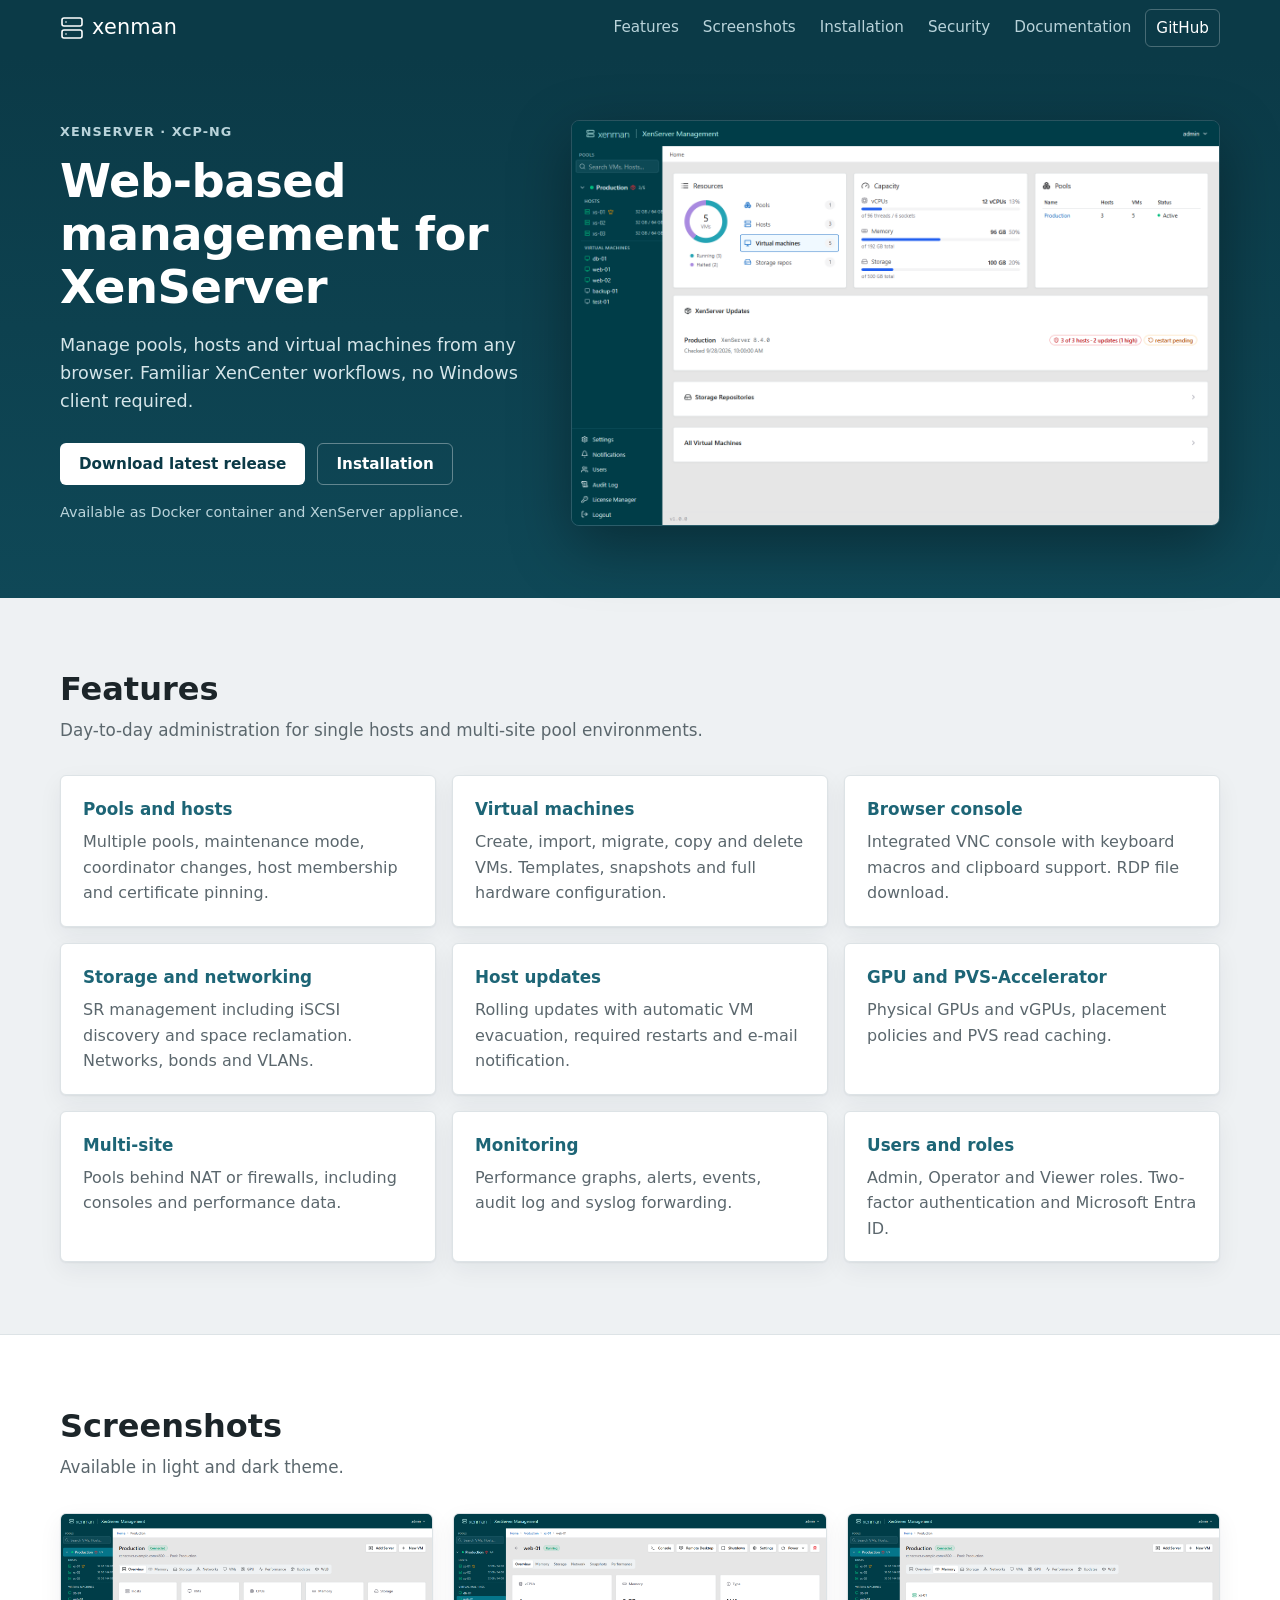
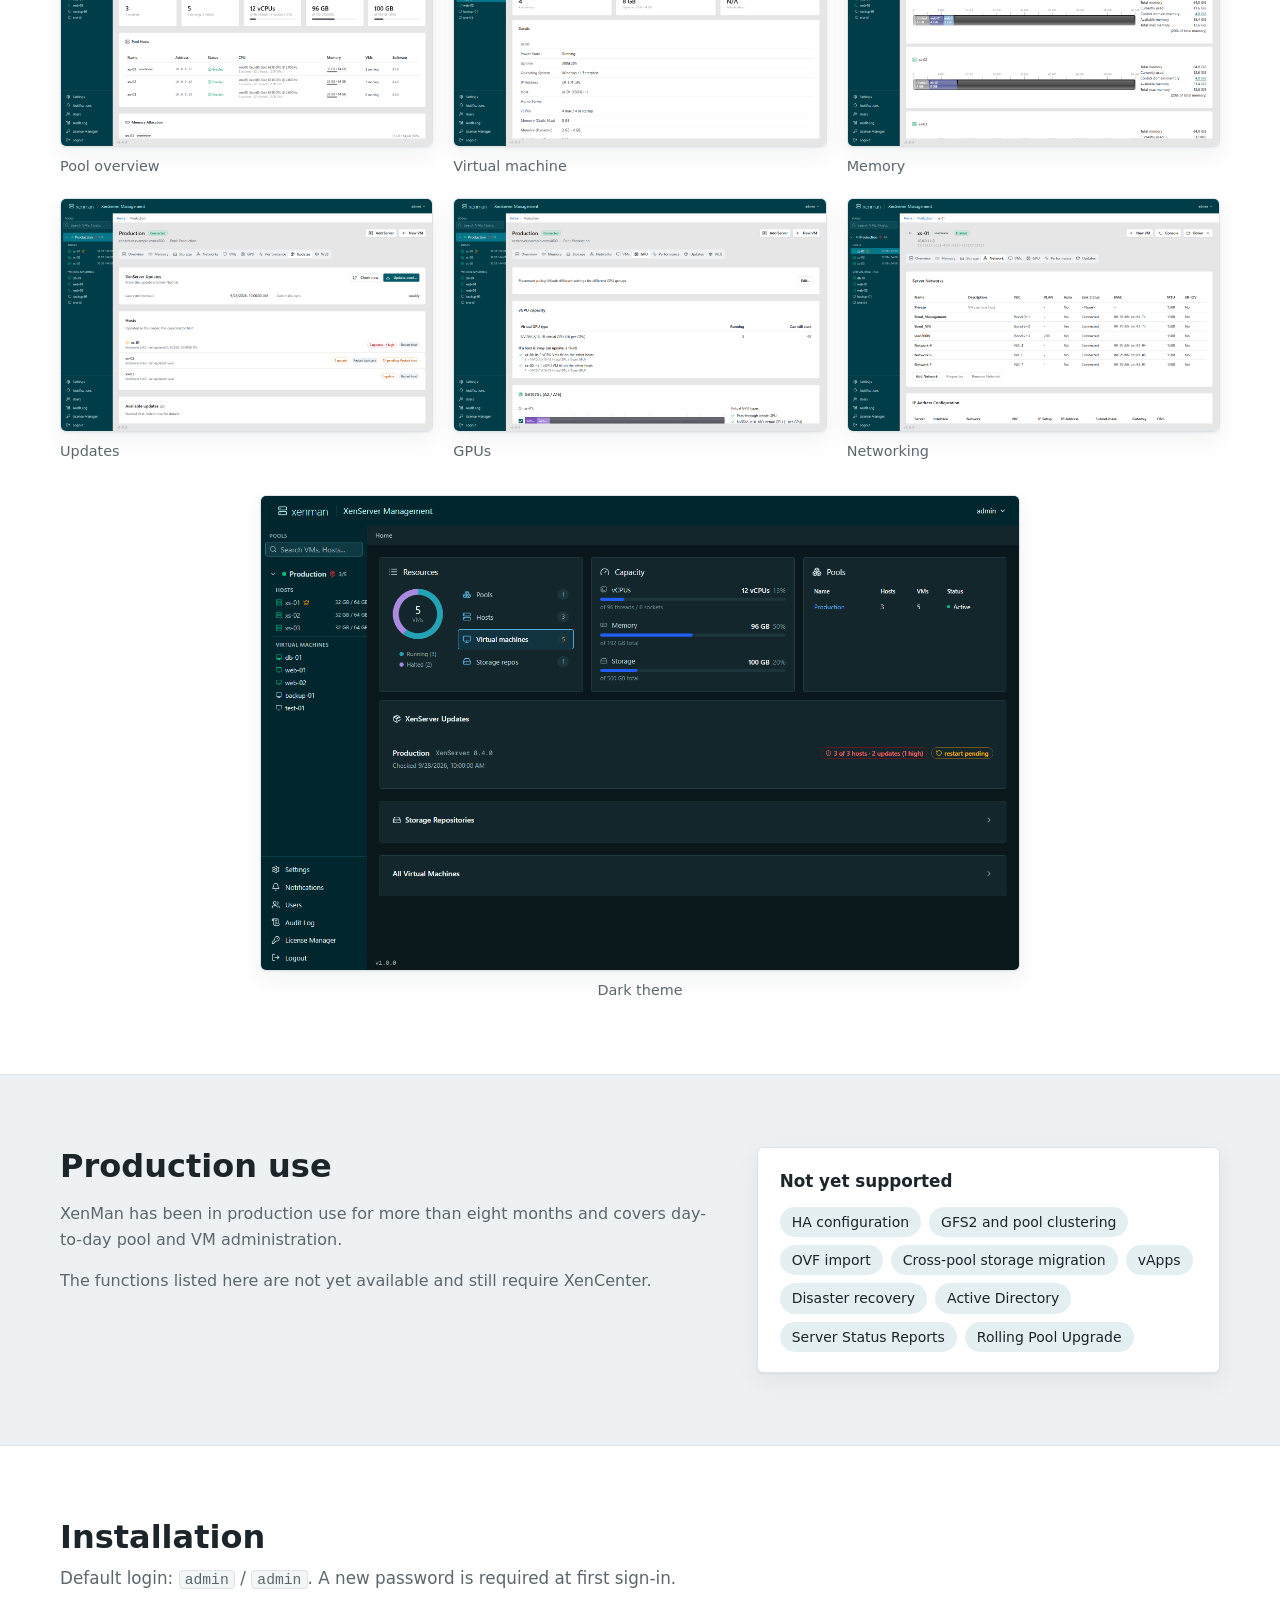
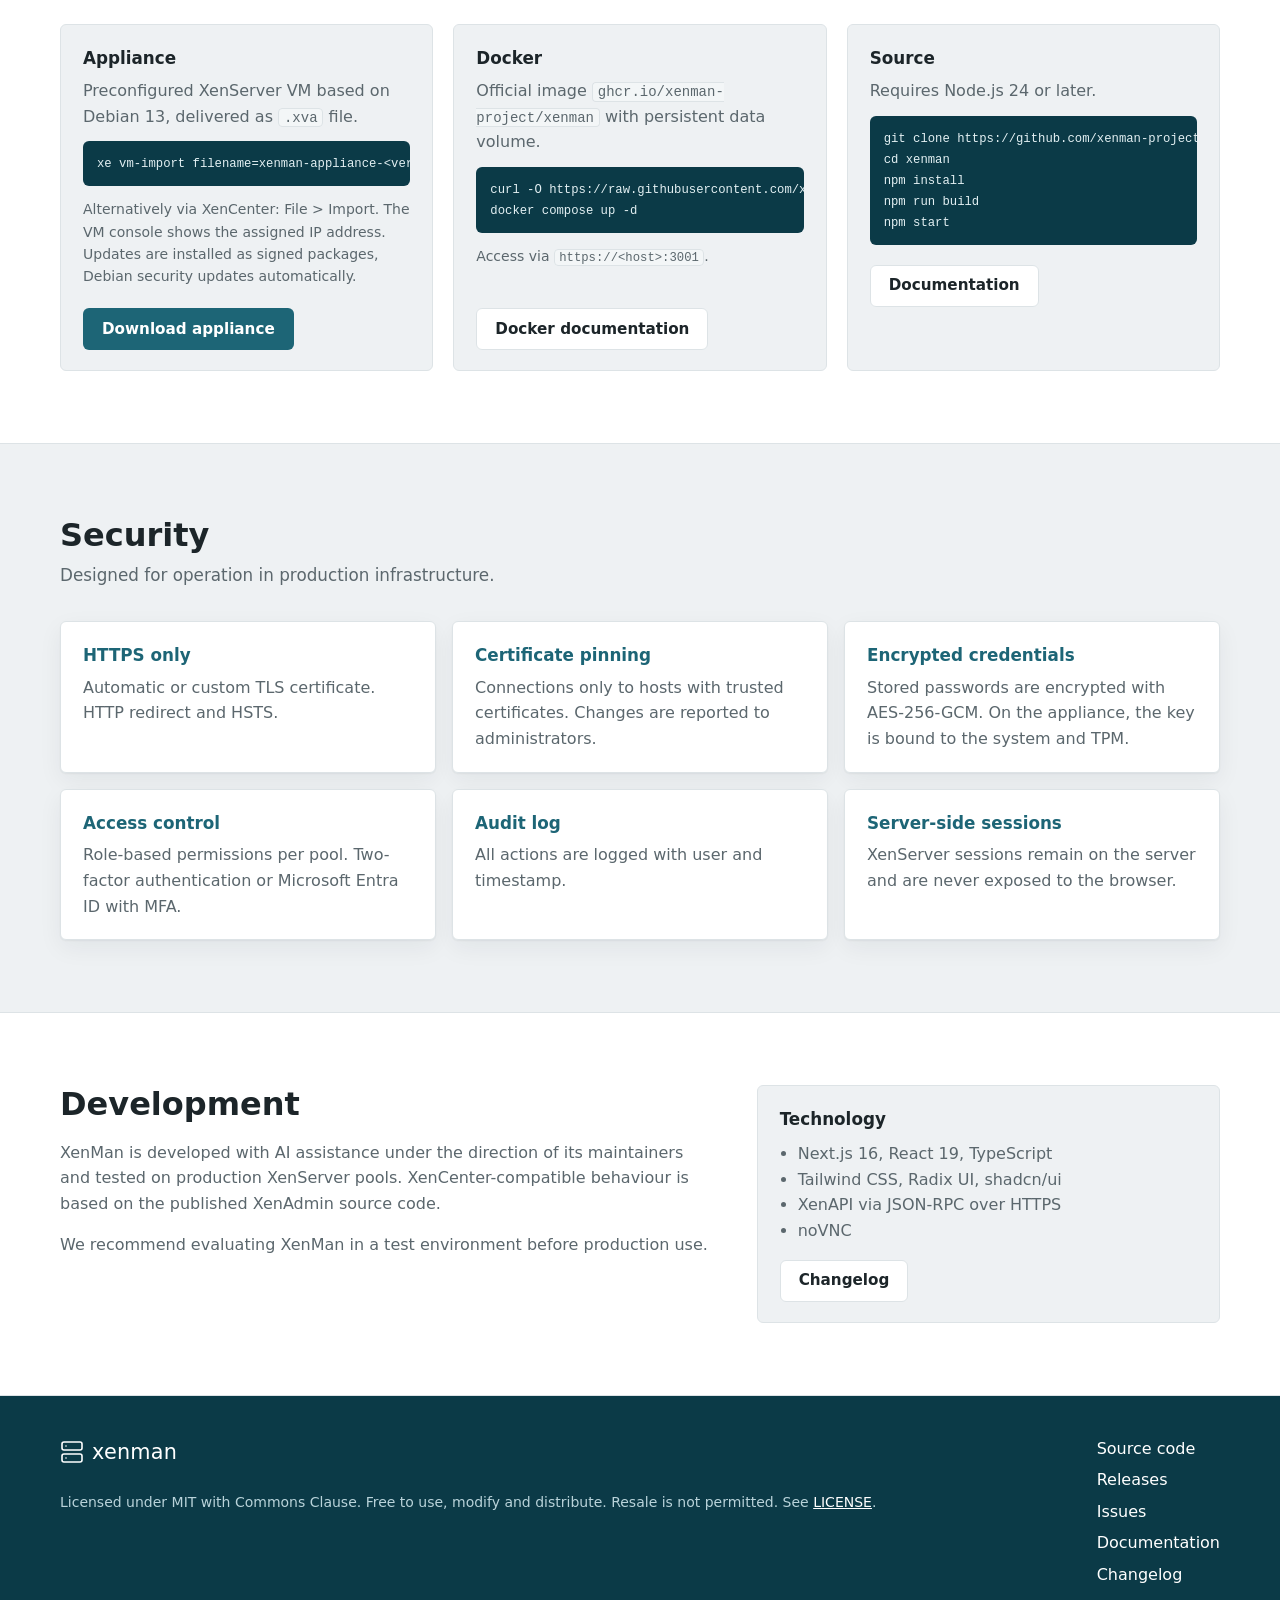
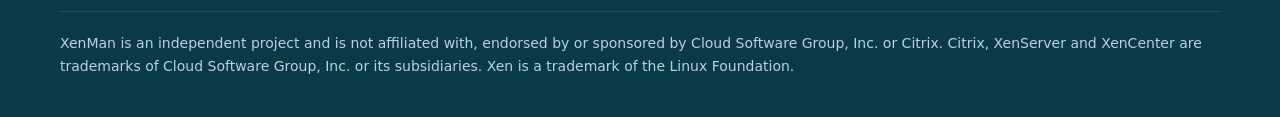
<file: index.html>
<!doctype html>
<html lang="en">
<head>
  <meta charset="utf-8">
  <meta name="viewport" content="width=device-width, initial-scale=1">
  <title>XenMan | Web-based management for XenServer and XCP-ng</title>
  <meta name="description" content="XenMan is a web-based management console for XenServer and XCP-ng. Manage pools, hosts and virtual machines from any browser.">
  <meta property="og:title" content="XenMan | Web-based management for XenServer and XCP-ng">
  <meta property="og:description" content="Manage XenServer and XCP-ng pools, hosts and virtual machines from any browser.">
  <meta property="og:image" content="https://xenman-project.github.io/img/dashboard.png">
  <meta property="og:type" content="website">
  <meta name="theme-color" content="#0b3a47">
  <link rel="icon" href="favicon.svg" type="image/svg+xml">
  <link rel="stylesheet" href="style.css">
</head>
<body>
  <header class="topbar">
    <div class="wrap topbar-inner">
      <a class="brand" href="#top" aria-label="XenMan home">
        <svg class="logo" viewBox="0 0 24 24" aria-hidden="true"><rect x="2" y="2" width="20" height="8" rx="2"/><rect x="2" y="14" width="20" height="8" rx="2"/><line x1="6" y1="6" x2="6.01" y2="6"/><line x1="6" y1="18" x2="6.01" y2="18"/></svg>
        <span>xenman</span>
      </a>
      <nav class="nav" aria-label="Sections">
        <a href="#features">Features</a>
        <a href="#screenshots">Screenshots</a>
        <a href="#install">Installation</a>
        <a href="#security">Security</a>
        <a href="docs/">Documentation</a>
        <a class="nav-github" href="https://github.com/xenman-project/xenman">GitHub</a>
      </nav>
    </div>
  </header>

  <main id="top">
    <section class="hero">
      <div class="wrap hero-inner">
        <div class="hero-text">
          <p class="eyebrow">XenServer · XCP-ng</p>
          <h1>Web-based management for XenServer</h1>
          <p class="lead">Manage pools, hosts and virtual machines from any browser. Familiar XenCenter workflows, no Windows client required.</p>
          <div class="cta">
            <a class="button primary" id="download-stable" href="https://github.com/xenman-project/xenman/releases/latest">Download latest release</a>
            <a class="button secondary" href="#install">Installation</a>
          </div>
          <p class="rc" id="download-rc" hidden>
            <a class="button rc-button" href="https://github.com/xenman-project/xenman/releases"><span class="rc-tag">Preview</span> <span id="download-rc-label">Release candidate</span></a>
            <span class="rc-note">For test environments only.</span>
          </p>
          <p class="hero-note">Available as Docker container and XenServer appliance.</p>
        </div>
        <figure class="hero-shot">
          <img src="img/dashboard.png" width="1440" height="900" alt="XenMan dashboard with resources, capacity, pools and XenServer updates">
        </figure>
      </div>
    </section>

    <section id="features" class="section">
      <div class="wrap">
        <h2>Features</h2>
        <p class="section-lead">Day-to-day administration for single hosts and multi-site pool environments.</p>
        <div class="features">
          <article class="feature">
            <h3>Pools and hosts</h3>
            <p>Multiple pools, maintenance mode, coordinator changes, host membership and certificate pinning.</p>
          </article>
          <article class="feature">
            <h3>Virtual machines</h3>
            <p>Create, import, migrate, copy and delete VMs. Templates, snapshots and full hardware configuration.</p>
          </article>
          <article class="feature">
            <h3>Browser console</h3>
            <p>Integrated VNC console with keyboard macros and clipboard support. RDP file download.</p>
          </article>
          <article class="feature">
            <h3>Storage and networking</h3>
            <p>SR management including iSCSI discovery and space reclamation. Networks, bonds and VLANs.</p>
          </article>
          <article class="feature">
            <h3>Host updates</h3>
            <p>Rolling updates with automatic VM evacuation, required restarts and e-mail notification.</p>
          </article>
          <article class="feature">
            <h3>GPU and PVS-Accelerator</h3>
            <p>Physical GPUs and vGPUs, placement policies and PVS read caching.</p>
          </article>
          <article class="feature">
            <h3>Multi-site</h3>
            <p>Pools behind NAT or firewalls, including consoles and performance data.</p>
          </article>
          <article class="feature">
            <h3>Monitoring</h3>
            <p>Performance graphs, alerts, events, audit log and syslog forwarding.</p>
          </article>
          <article class="feature">
            <h3>Users and roles</h3>
            <p>Admin, Operator and Viewer roles. Two-factor authentication and Microsoft Entra ID.</p>
          </article>
        </div>
      </div>
    </section>

    <section id="screenshots" class="section alt">
      <div class="wrap">
        <h2>Screenshots</h2>
        <p class="section-lead">Available in light and dark theme.</p>
        <div class="gallery">
          <figure><a href="img/pool.png"><img src="img/pool.png" width="1440" height="900" loading="lazy" alt="Pool overview with hosts and VMs"></a><figcaption>Pool overview</figcaption></figure>
          <figure><a href="img/vm.png"><img src="img/vm.png" width="1440" height="900" loading="lazy" alt="Virtual machine details"></a><figcaption>Virtual machine</figcaption></figure>
          <figure><a href="img/pool-memory.png"><img src="img/pool-memory.png" width="1440" height="900" loading="lazy" alt="Pool memory overview"></a><figcaption>Memory</figcaption></figure>
          <figure><a href="img/pool-updates.png"><img src="img/pool-updates.png" width="1440" height="900" loading="lazy" alt="XenServer updates per host"></a><figcaption>Updates</figcaption></figure>
          <figure><a href="img/pool-gpu.png"><img src="img/pool-gpu.png" width="1440" height="900" loading="lazy" alt="GPUs and vGPU capacity"></a><figcaption>GPUs</figcaption></figure>
          <figure><a href="img/host-network.png"><img src="img/host-network.png" width="1440" height="900" loading="lazy" alt="Host networking with bonds and VLANs"></a><figcaption>Networking</figcaption></figure>
        </div>
        <figure class="dark-shot">
          <a href="img/dark-dashboard.png"><img src="img/dark-dashboard.png" width="1440" height="900" loading="lazy" alt="XenMan dashboard in the dark theme"></a>
          <figcaption>Dark theme</figcaption>
        </figure>
      </div>
    </section>

    <section class="section">
      <div class="wrap split">
        <div>
          <h2>Production use</h2>
          <p>XenMan has been in production use for more than eight months and covers day-to-day pool and VM administration.</p>
          <p>The functions listed here are not yet available and still require XenCenter.</p>
        </div>
        <div class="card">
          <h3>Not yet supported</h3>
          <ul class="tags">
            <li>HA configuration</li>
            <li>GFS2 and pool clustering</li>
            <li>OVF import</li>
            <li>Cross-pool storage migration</li>
            <li>vApps</li>
            <li>Disaster recovery</li>
            <li>Active Directory</li>
            <li>Server Status Reports</li>
            <li>Rolling Pool Upgrade</li>
          </ul>
        </div>
      </div>
    </section>

    <section id="install" class="section alt">
      <div class="wrap">
        <h2>Installation</h2>
        <p class="section-lead">Default login: <code>admin</code> / <code>admin</code>. A new password is required at first sign-in.</p>
        <div class="install">
          <article class="card">
            <h3>Appliance</h3>
            <p>Preconfigured XenServer VM based on Debian 13, delivered as <code>.xva</code> file.</p>
            <pre><code>xe vm-import filename=xenman-appliance-&lt;version&gt;.xva</code></pre>
            <p class="small">Alternatively via XenCenter: File &gt; Import. The VM console shows the assigned IP address. Updates are installed as signed packages, Debian security updates automatically.</p>
            <a class="button primary" href="https://github.com/xenman-project/xenman/releases/latest">Download appliance</a>
          </article>
          <article class="card">
            <h3>Docker</h3>
            <p>Official image <code>ghcr.io/xenman-project/xenman</code> with persistent data volume.</p>
            <pre><code>curl -O https://raw.githubusercontent.com/xenman-project/xenman/main/docker-compose.yml
docker compose up -d</code></pre>
            <p class="small">Access via <code>https://&lt;host&gt;:3001</code>.</p>
            <a class="button secondary" href="https://github.com/xenman-project/xenman#docker">Docker documentation</a>
          </article>
          <article class="card">
            <h3>Source</h3>
            <p>Requires Node.js 24 or later.</p>
            <pre><code>git clone https://github.com/xenman-project/xenman.git
cd xenman
npm install
npm run build
npm start</code></pre>
            <a class="button secondary" href="https://github.com/xenman-project/xenman#getting-started">Documentation</a>
          </article>
        </div>
      </div>
    </section>

    <section id="security" class="section">
      <div class="wrap">
        <h2>Security</h2>
        <p class="section-lead">Designed for operation in production infrastructure.</p>
        <div class="features">
          <article class="feature">
            <h3>HTTPS only</h3>
            <p>Automatic or custom TLS certificate. HTTP redirect and HSTS.</p>
          </article>
          <article class="feature">
            <h3>Certificate pinning</h3>
            <p>Connections only to hosts with trusted certificates. Changes are reported to administrators.</p>
          </article>
          <article class="feature">
            <h3>Encrypted credentials</h3>
            <p>Stored passwords are encrypted with AES-256-GCM. On the appliance, the key is bound to the system and TPM.</p>
          </article>
          <article class="feature">
            <h3>Access control</h3>
            <p>Role-based permissions per pool. Two-factor authentication or Microsoft Entra ID with MFA.</p>
          </article>
          <article class="feature">
            <h3>Audit log</h3>
            <p>All actions are logged with user and timestamp.</p>
          </article>
          <article class="feature">
            <h3>Server-side sessions</h3>
            <p>XenServer sessions remain on the server and are never exposed to the browser.</p>
          </article>
        </div>
      </div>
    </section>

    <section class="section alt">
      <div class="wrap split">
        <div>
          <h2>Development</h2>
          <p>XenMan is developed with AI assistance under the direction of its maintainers and tested on production XenServer pools. XenCenter-compatible behaviour is based on the published XenAdmin source code.</p>
          <p>We recommend evaluating XenMan in a test environment before production use.</p>
        </div>
        <div class="card stack">
          <h3>Technology</h3>
          <ul class="list">
            <li>Next.js 16, React 19, TypeScript</li>
            <li>Tailwind CSS, Radix UI, shadcn/ui</li>
            <li>XenAPI via JSON-RPC over HTTPS</li>
            <li>noVNC</li>
          </ul>
          <a class="button secondary" href="https://github.com/xenman-project/xenman/blob/main/CHANGELOG.md">Changelog</a>
        </div>
      </div>
    </section>
  </main>

  <footer class="footer">
    <div class="wrap footer-inner">
      <div>
        <a class="brand" href="#top">
          <svg class="logo" viewBox="0 0 24 24" aria-hidden="true"><rect x="2" y="2" width="20" height="8" rx="2"/><rect x="2" y="14" width="20" height="8" rx="2"/><line x1="6" y1="6" x2="6.01" y2="6"/><line x1="6" y1="18" x2="6.01" y2="18"/></svg>
          <span>xenman</span>
        </a>
        <p class="small">Licensed under MIT with Commons Clause. Free to use, modify and distribute. Resale is not permitted. See <a href="https://github.com/xenman-project/xenman/blob/main/LICENSE">LICENSE</a>.</p>
      </div>
      <nav class="footer-links" aria-label="Project links">
        <a href="https://github.com/xenman-project/xenman">Source code</a>
        <a href="https://github.com/xenman-project/xenman/releases">Releases</a>
        <a href="https://github.com/xenman-project/xenman/issues">Issues</a>
        <a href="docs/">Documentation</a>
        <a href="https://github.com/xenman-project/xenman/blob/main/CHANGELOG.md">Changelog</a>
      </nav>
      <p class="small trademark">XenMan is an independent project and is not affiliated with, endorsed by or sponsored by Cloud Software Group, Inc. or Citrix. Citrix, XenServer and XenCenter are trademarks of Cloud Software Group, Inc. or its subsidiaries. Xen is a trademark of the Linux Foundation.</p>
    </div>
  </footer>
  <script src="releases.js" defer></script>
</body>
</html>
</file>
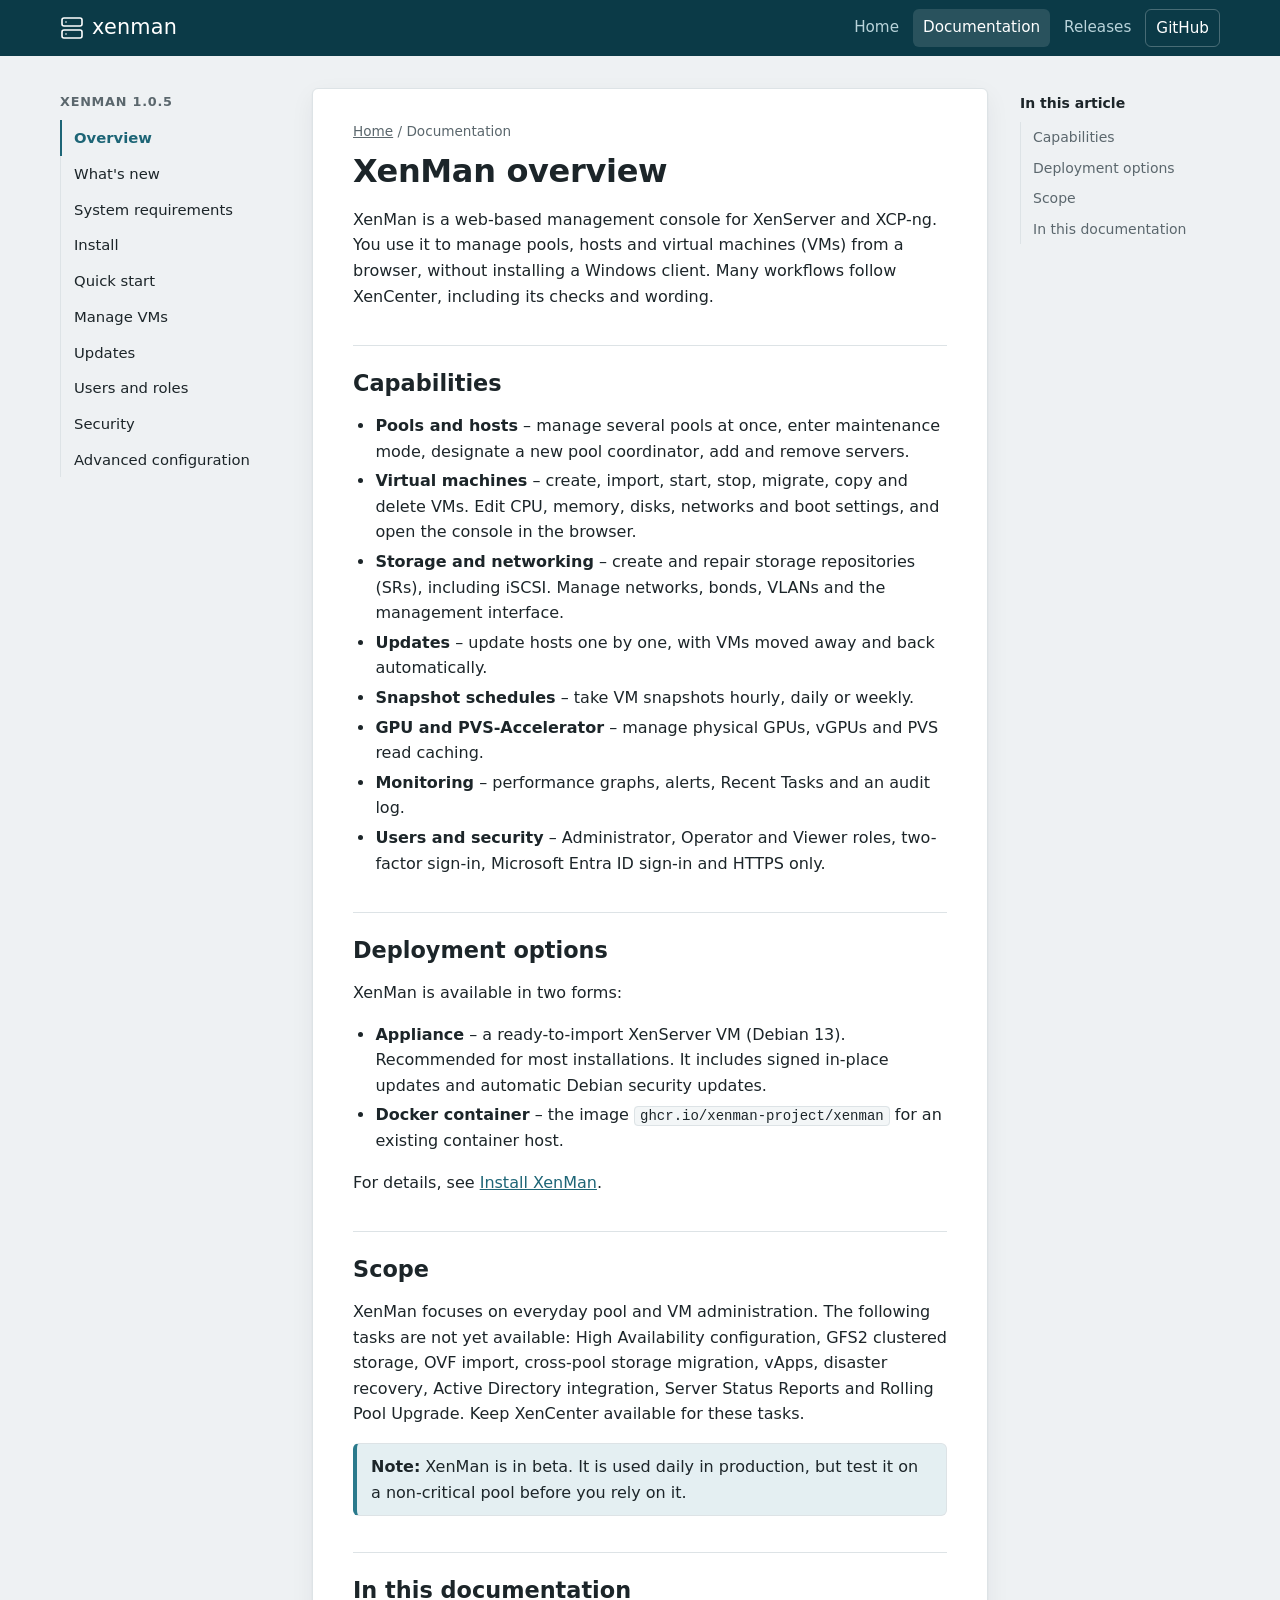
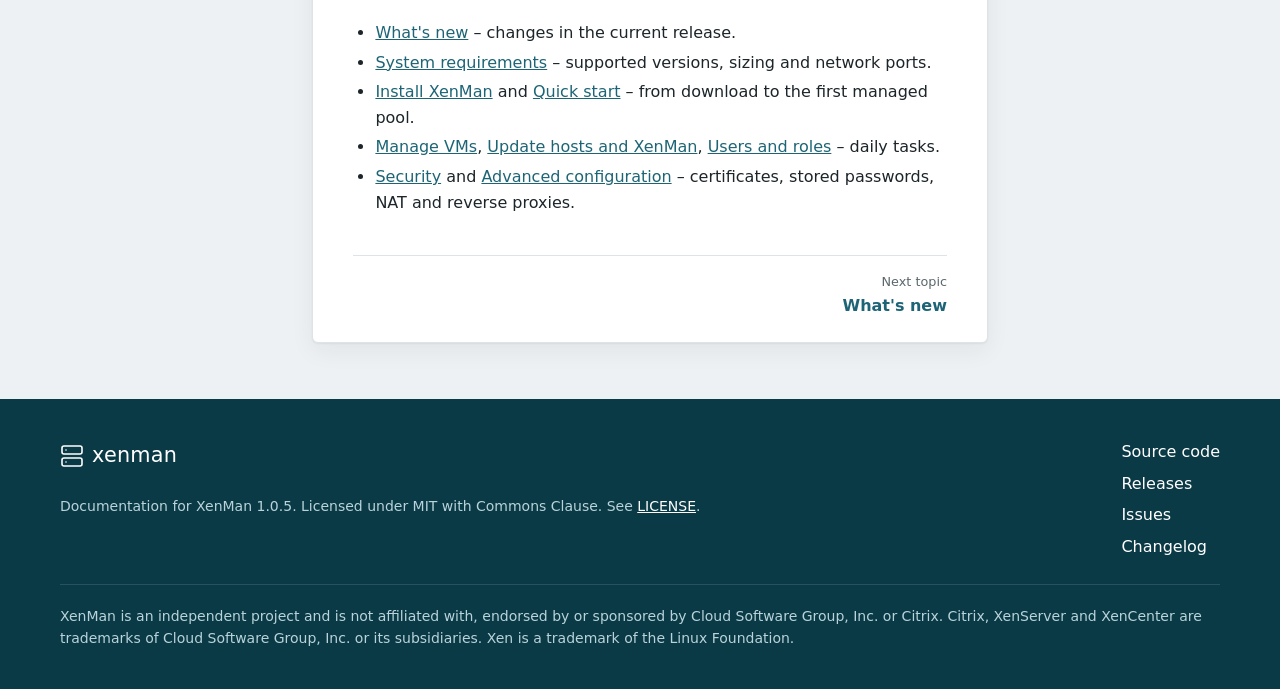
<file: docs/index.html>
<!doctype html>
<html lang="en">
<head>
  <meta charset="utf-8">
  <meta name="viewport" content="width=device-width, initial-scale=1">
  <title>XenMan documentation</title>
  <meta name="description" content="What XenMan is, what it manages and how this documentation is organized.">
  <link rel="canonical" href="https://xenman-project.github.io/docs/">
  <meta name="theme-color" content="#0b3a47">
  <link rel="icon" href="../favicon.svg" type="image/svg+xml">
  <link rel="stylesheet" href="../style.css">
  <link rel="stylesheet" href="docs.css">
</head>
<body class="docs">
  <header class="topbar">
    <div class="wrap topbar-inner">
      <a class="brand" href="../" aria-label="XenMan home"><svg class="logo" viewBox="0 0 24 24" aria-hidden="true"><rect x="2" y="2" width="20" height="8" rx="2"/><rect x="2" y="14" width="20" height="8" rx="2"/><line x1="6" y1="6" x2="6.01" y2="6"/><line x1="6" y1="18" x2="6.01" y2="18"/></svg><span>xenman</span></a>
      <nav class="nav" aria-label="Site">
        <a href="../">Home</a>
        <a href="./" aria-current="page">Documentation</a>
        <a href="https://github.com/xenman-project/xenman/releases">Releases</a>
        <a class="nav-github" href="https://github.com/xenman-project/xenman">GitHub</a>
      </nav>
    </div>
  </header>

  <div class="wrap doc-layout">
    <aside class="doc-nav">
      <details open>
        <summary>XenMan 1.0.5</summary>
        <ul>
          <li><a href="./" aria-current="page">Overview</a></li>
          <li><a href="whats-new.html">What's new</a></li>
          <li><a href="system-requirements.html">System requirements</a></li>
          <li><a href="install.html">Install</a></li>
          <li><a href="quick-start.html">Quick start</a></li>
          <li><a href="manage-vms.html">Manage VMs</a></li>
          <li><a href="updates.html">Updates</a></li>
          <li><a href="users-and-roles.html">Users and roles</a></li>
          <li><a href="security.html">Security</a></li>
          <li><a href="advanced.html">Advanced configuration</a></li>
        </ul>
      </details>
    </aside>

    <main class="doc-main" id="content">
      <p class="breadcrumbs"><a href="../">Home</a> / <span>Documentation</span></p>
      <h1>XenMan overview</h1>
      <p>XenMan is a web-based management console for XenServer and XCP-ng. You use it to manage pools, hosts and virtual machines (VMs) from a browser, without installing a Windows client. Many workflows follow XenCenter, including its checks and wording.</p>

<h2 id="capabilities">Capabilities</h2>
<ul>
  <li><strong>Pools and hosts</strong> – manage several pools at once, enter maintenance mode, designate a new pool coordinator, add and remove servers.</li>
  <li><strong>Virtual machines</strong> – create, import, start, stop, migrate, copy and delete VMs. Edit CPU, memory, disks, networks and boot settings, and open the console in the browser.</li>
  <li><strong>Storage and networking</strong> – create and repair storage repositories (SRs), including iSCSI. Manage networks, bonds, VLANs and the management interface.</li>
  <li><strong>Updates</strong> – update hosts one by one, with VMs moved away and back automatically.</li>
  <li><strong>Snapshot schedules</strong> – take VM snapshots hourly, daily or weekly.</li>
  <li><strong>GPU and PVS-Accelerator</strong> – manage physical GPUs, vGPUs and PVS read caching.</li>
  <li><strong>Monitoring</strong> – performance graphs, alerts, Recent Tasks and an audit log.</li>
  <li><strong>Users and security</strong> – Administrator, Operator and Viewer roles, two-factor sign-in, Microsoft Entra ID sign-in and HTTPS only.</li>
</ul>

<h2 id="deployment-options">Deployment options</h2>
<p>XenMan is available in two forms:</p>
<ul>
  <li><strong>Appliance</strong> – a ready-to-import XenServer VM (Debian 13). Recommended for most installations. It includes signed in-place updates and automatic Debian security updates.</li>
  <li><strong>Docker container</strong> – the image <code>ghcr.io/xenman-project/xenman</code> for an existing container host.</li>
</ul>
<p>For details, see <a href="install.html">Install XenMan</a>.</p>

<h2 id="scope">Scope</h2>
<p>XenMan focuses on everyday pool and VM administration. The following tasks are not yet available: High Availability configuration, GFS2 clustered storage, OVF import, cross-pool storage migration, vApps, disaster recovery, Active Directory integration, Server Status Reports and Rolling Pool Upgrade. Keep XenCenter available for these tasks.</p>
<p class="note"><strong>Note:</strong> XenMan is in beta. It is used daily in production, but test it on a non-critical pool before you rely on it.</p>

<h2 id="in-this-documentation">In this documentation</h2>
<ul>
  <li><a href="whats-new.html">What's new</a> – changes in the current release.</li>
  <li><a href="system-requirements.html">System requirements</a> – supported versions, sizing and network ports.</li>
  <li><a href="install.html">Install XenMan</a> and <a href="quick-start.html">Quick start</a> – from download to the first managed pool.</li>
  <li><a href="manage-vms.html">Manage VMs</a>, <a href="updates.html">Update hosts and XenMan</a>, <a href="users-and-roles.html">Users and roles</a> – daily tasks.</li>
  <li><a href="security.html">Security</a> and <a href="advanced.html">Advanced configuration</a> – certificates, stored passwords, NAT and reverse proxies.</li>
</ul>
      <nav class="doc-pager" aria-label="Topic navigation">
        <span></span>
        <a class="next" href="whats-new.html"><span>Next topic</span>What's new</a>
      </nav>
    </main>

    <nav class="doc-toc" aria-label="In this article"><p class="doc-toc-title">In this article</p><ul><li><a href="#capabilities">Capabilities</a></li><li><a href="#deployment-options">Deployment options</a></li><li><a href="#scope">Scope</a></li><li><a href="#in-this-documentation">In this documentation</a></li></ul></nav>
  </div>

  <footer class="footer">
    <div class="wrap footer-inner">
      <div>
        <a class="brand" href="../"><svg class="logo" viewBox="0 0 24 24" aria-hidden="true"><rect x="2" y="2" width="20" height="8" rx="2"/><rect x="2" y="14" width="20" height="8" rx="2"/><line x1="6" y1="6" x2="6.01" y2="6"/><line x1="6" y1="18" x2="6.01" y2="18"/></svg><span>xenman</span></a>
        <p class="small">Documentation for XenMan 1.0.5. Licensed under MIT with Commons Clause. See <a href="https://github.com/xenman-project/xenman/blob/main/LICENSE">LICENSE</a>.</p>
      </div>
      <nav class="footer-links" aria-label="Project links">
        <a href="https://github.com/xenman-project/xenman">Source code</a>
        <a href="https://github.com/xenman-project/xenman/releases">Releases</a>
        <a href="https://github.com/xenman-project/xenman/issues">Issues</a>
        <a href="https://github.com/xenman-project/xenman/blob/main/CHANGELOG.md">Changelog</a>
      </nav>
      <p class="small trademark">XenMan is an independent project and is not affiliated with, endorsed by or sponsored by Cloud Software Group, Inc. or Citrix. Citrix, XenServer and XenCenter are trademarks of Cloud Software Group, Inc. or its subsidiaries. Xen is a trademark of the Linux Foundation.</p>
    </div>
  </footer>
  <script>if (matchMedia("(max-width: 800px)").matches) document.querySelector(".doc-nav details").open = false;</script>
  <script src="docs.js" defer></script>
</body>
</html>
</file>
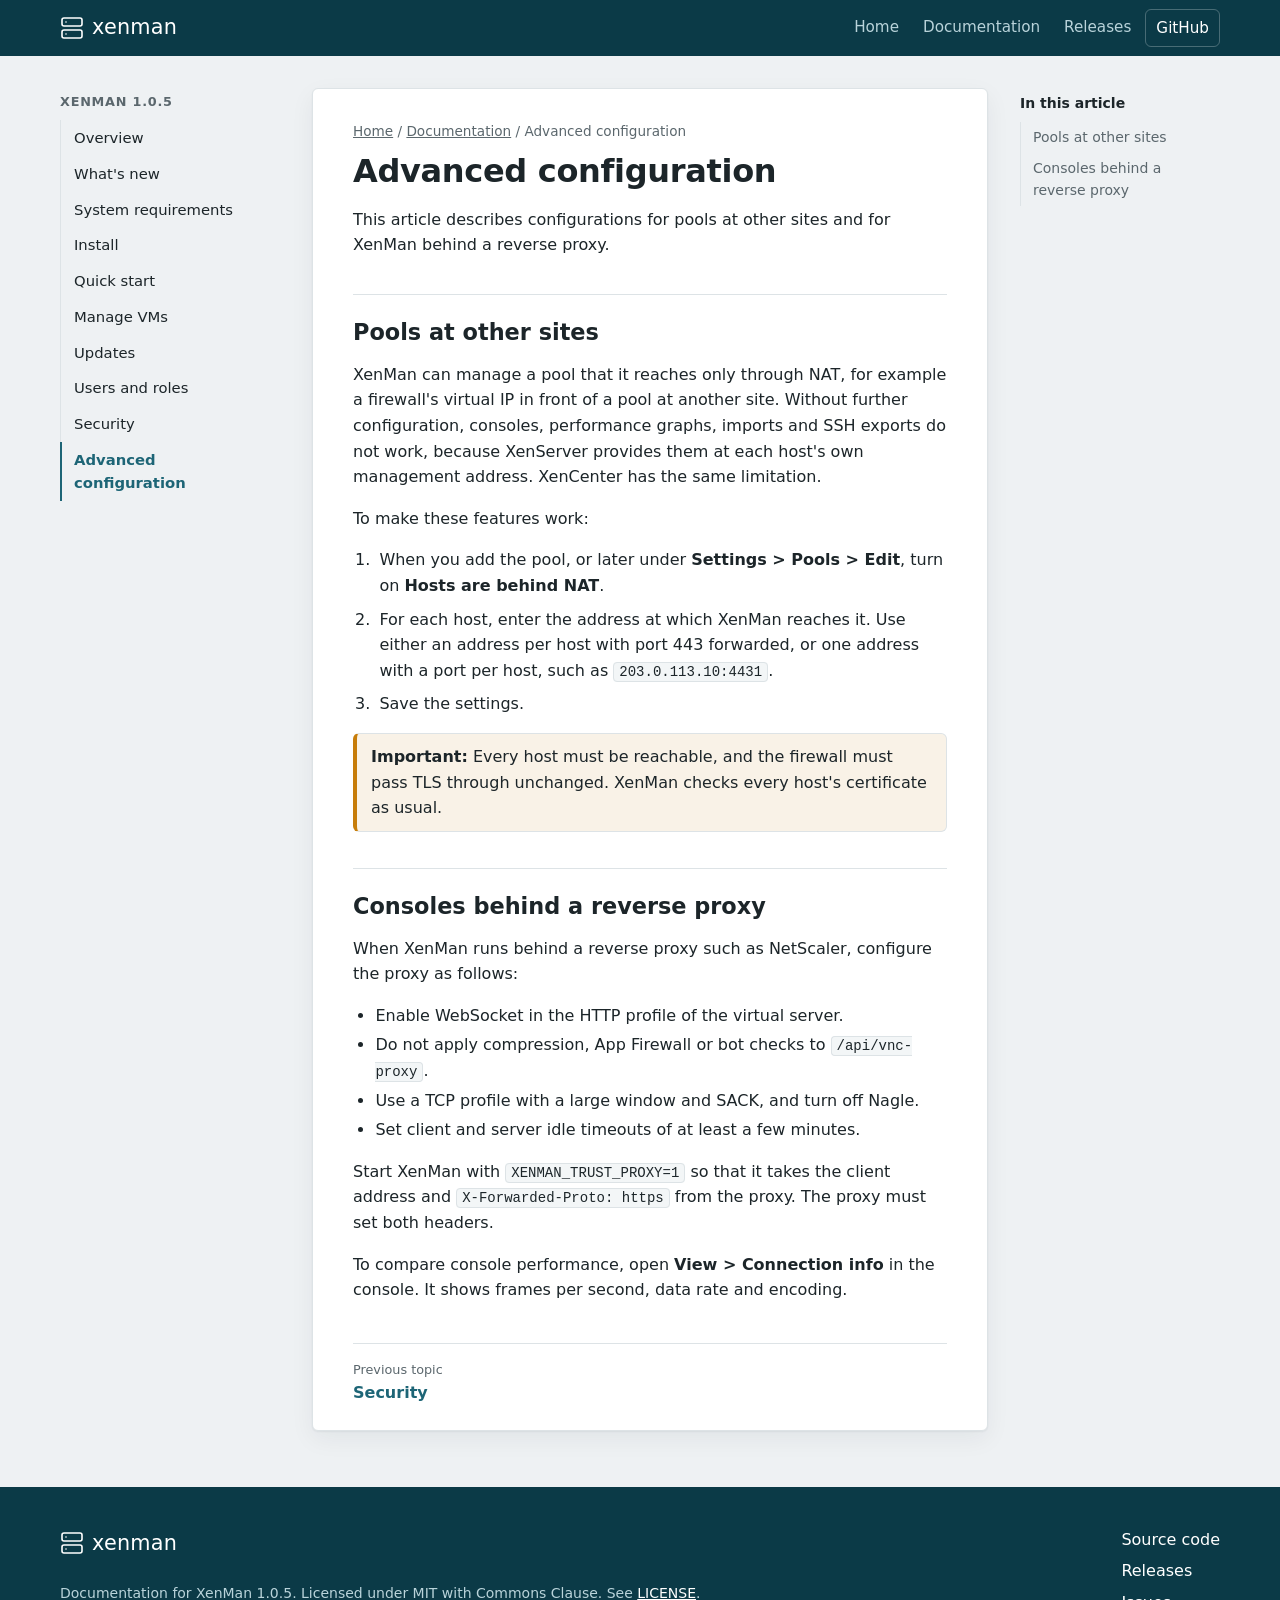
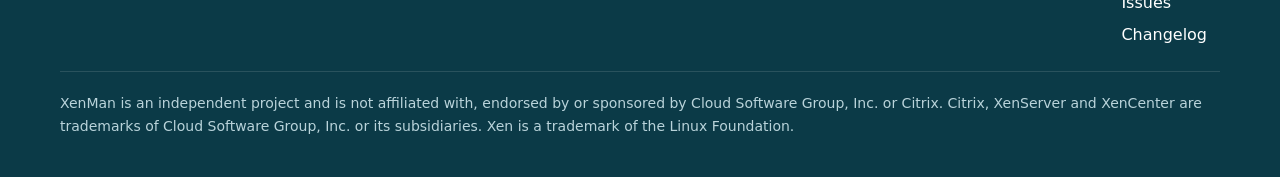
<file: docs/advanced.html>
<!doctype html>
<html lang="en">
<head>
  <meta charset="utf-8">
  <meta name="viewport" content="width=device-width, initial-scale=1">
  <title>Advanced configuration | XenMan documentation</title>
  <meta name="description" content="Pools at other sites behind NAT, and consoles behind a reverse proxy such as NetScaler.">
  <link rel="canonical" href="https://xenman-project.github.io/docs/advanced.html">
  <meta name="theme-color" content="#0b3a47">
  <link rel="icon" href="../favicon.svg" type="image/svg+xml">
  <link rel="stylesheet" href="../style.css">
  <link rel="stylesheet" href="docs.css">
</head>
<body class="docs">
  <header class="topbar">
    <div class="wrap topbar-inner">
      <a class="brand" href="../" aria-label="XenMan home"><svg class="logo" viewBox="0 0 24 24" aria-hidden="true"><rect x="2" y="2" width="20" height="8" rx="2"/><rect x="2" y="14" width="20" height="8" rx="2"/><line x1="6" y1="6" x2="6.01" y2="6"/><line x1="6" y1="18" x2="6.01" y2="18"/></svg><span>xenman</span></a>
      <nav class="nav" aria-label="Site">
        <a href="../">Home</a>
        <a href="./" aria-current="false">Documentation</a>
        <a href="https://github.com/xenman-project/xenman/releases">Releases</a>
        <a class="nav-github" href="https://github.com/xenman-project/xenman">GitHub</a>
      </nav>
    </div>
  </header>

  <div class="wrap doc-layout">
    <aside class="doc-nav">
      <details open>
        <summary>XenMan 1.0.5</summary>
        <ul>
          <li><a href="./">Overview</a></li>
          <li><a href="whats-new.html">What's new</a></li>
          <li><a href="system-requirements.html">System requirements</a></li>
          <li><a href="install.html">Install</a></li>
          <li><a href="quick-start.html">Quick start</a></li>
          <li><a href="manage-vms.html">Manage VMs</a></li>
          <li><a href="updates.html">Updates</a></li>
          <li><a href="users-and-roles.html">Users and roles</a></li>
          <li><a href="security.html">Security</a></li>
          <li><a href="advanced.html" aria-current="page">Advanced configuration</a></li>
        </ul>
      </details>
    </aside>

    <main class="doc-main" id="content">
      <p class="breadcrumbs"><a href="../">Home</a> / <a href="./">Documentation</a> / <span>Advanced configuration</span></p>
      <h1>Advanced configuration</h1>
      <p>This article describes configurations for pools at other sites and for XenMan behind a reverse proxy.</p>

<h2 id="nat">Pools at other sites</h2>
<p>XenMan can manage a pool that it reaches only through NAT, for example a firewall's virtual IP in front of a pool at another site. Without further configuration, consoles, performance graphs, imports and SSH exports do not work, because XenServer provides them at each host's own management address. XenCenter has the same limitation.</p>
<p>To make these features work:</p>
<ol class="steps">
  <li>When you add the pool, or later under <strong>Settings &gt; Pools &gt; Edit</strong>, turn on <strong>Hosts are behind NAT</strong>.</li>
  <li>For each host, enter the address at which XenMan reaches it. Use either an address per host with port 443 forwarded, or one address with a port per host, such as <code>203.0.113.10:4431</code>.</li>
  <li>Save the settings.</li>
</ol>
<p class="important"><strong>Important:</strong> Every host must be reachable, and the firewall must pass TLS through unchanged. XenMan checks every host's certificate as usual.</p>

<h2 id="reverse-proxy">Consoles behind a reverse proxy</h2>
<p>When XenMan runs behind a reverse proxy such as NetScaler, configure the proxy as follows:</p>
<ul>
  <li>Enable WebSocket in the HTTP profile of the virtual server.</li>
  <li>Do not apply compression, App Firewall or bot checks to <code>/api/vnc-proxy</code>.</li>
  <li>Use a TCP profile with a large window and SACK, and turn off Nagle.</li>
  <li>Set client and server idle timeouts of at least a few minutes.</li>
</ul>
<p>Start XenMan with <code>XENMAN_TRUST_PROXY=1</code> so that it takes the client address and <code>X-Forwarded-Proto: https</code> from the proxy. The proxy must set both headers.</p>
<p>To compare console performance, open <strong>View &gt; Connection info</strong> in the console. It shows frames per second, data rate and encoding.</p>
      <nav class="doc-pager" aria-label="Topic navigation">
        <a class="prev" href="security.html"><span>Previous topic</span>Security</a>
        <span></span>
      </nav>
    </main>

    <nav class="doc-toc" aria-label="In this article"><p class="doc-toc-title">In this article</p><ul><li><a href="#nat">Pools at other sites</a></li><li><a href="#reverse-proxy">Consoles behind a reverse proxy</a></li></ul></nav>
  </div>

  <footer class="footer">
    <div class="wrap footer-inner">
      <div>
        <a class="brand" href="../"><svg class="logo" viewBox="0 0 24 24" aria-hidden="true"><rect x="2" y="2" width="20" height="8" rx="2"/><rect x="2" y="14" width="20" height="8" rx="2"/><line x1="6" y1="6" x2="6.01" y2="6"/><line x1="6" y1="18" x2="6.01" y2="18"/></svg><span>xenman</span></a>
        <p class="small">Documentation for XenMan 1.0.5. Licensed under MIT with Commons Clause. See <a href="https://github.com/xenman-project/xenman/blob/main/LICENSE">LICENSE</a>.</p>
      </div>
      <nav class="footer-links" aria-label="Project links">
        <a href="https://github.com/xenman-project/xenman">Source code</a>
        <a href="https://github.com/xenman-project/xenman/releases">Releases</a>
        <a href="https://github.com/xenman-project/xenman/issues">Issues</a>
        <a href="https://github.com/xenman-project/xenman/blob/main/CHANGELOG.md">Changelog</a>
      </nav>
      <p class="small trademark">XenMan is an independent project and is not affiliated with, endorsed by or sponsored by Cloud Software Group, Inc. or Citrix. Citrix, XenServer and XenCenter are trademarks of Cloud Software Group, Inc. or its subsidiaries. Xen is a trademark of the Linux Foundation.</p>
    </div>
  </footer>
  <script>if (matchMedia("(max-width: 800px)").matches) document.querySelector(".doc-nav details").open = false;</script>
  <script src="docs.js" defer></script>
</body>
</html>
</file>
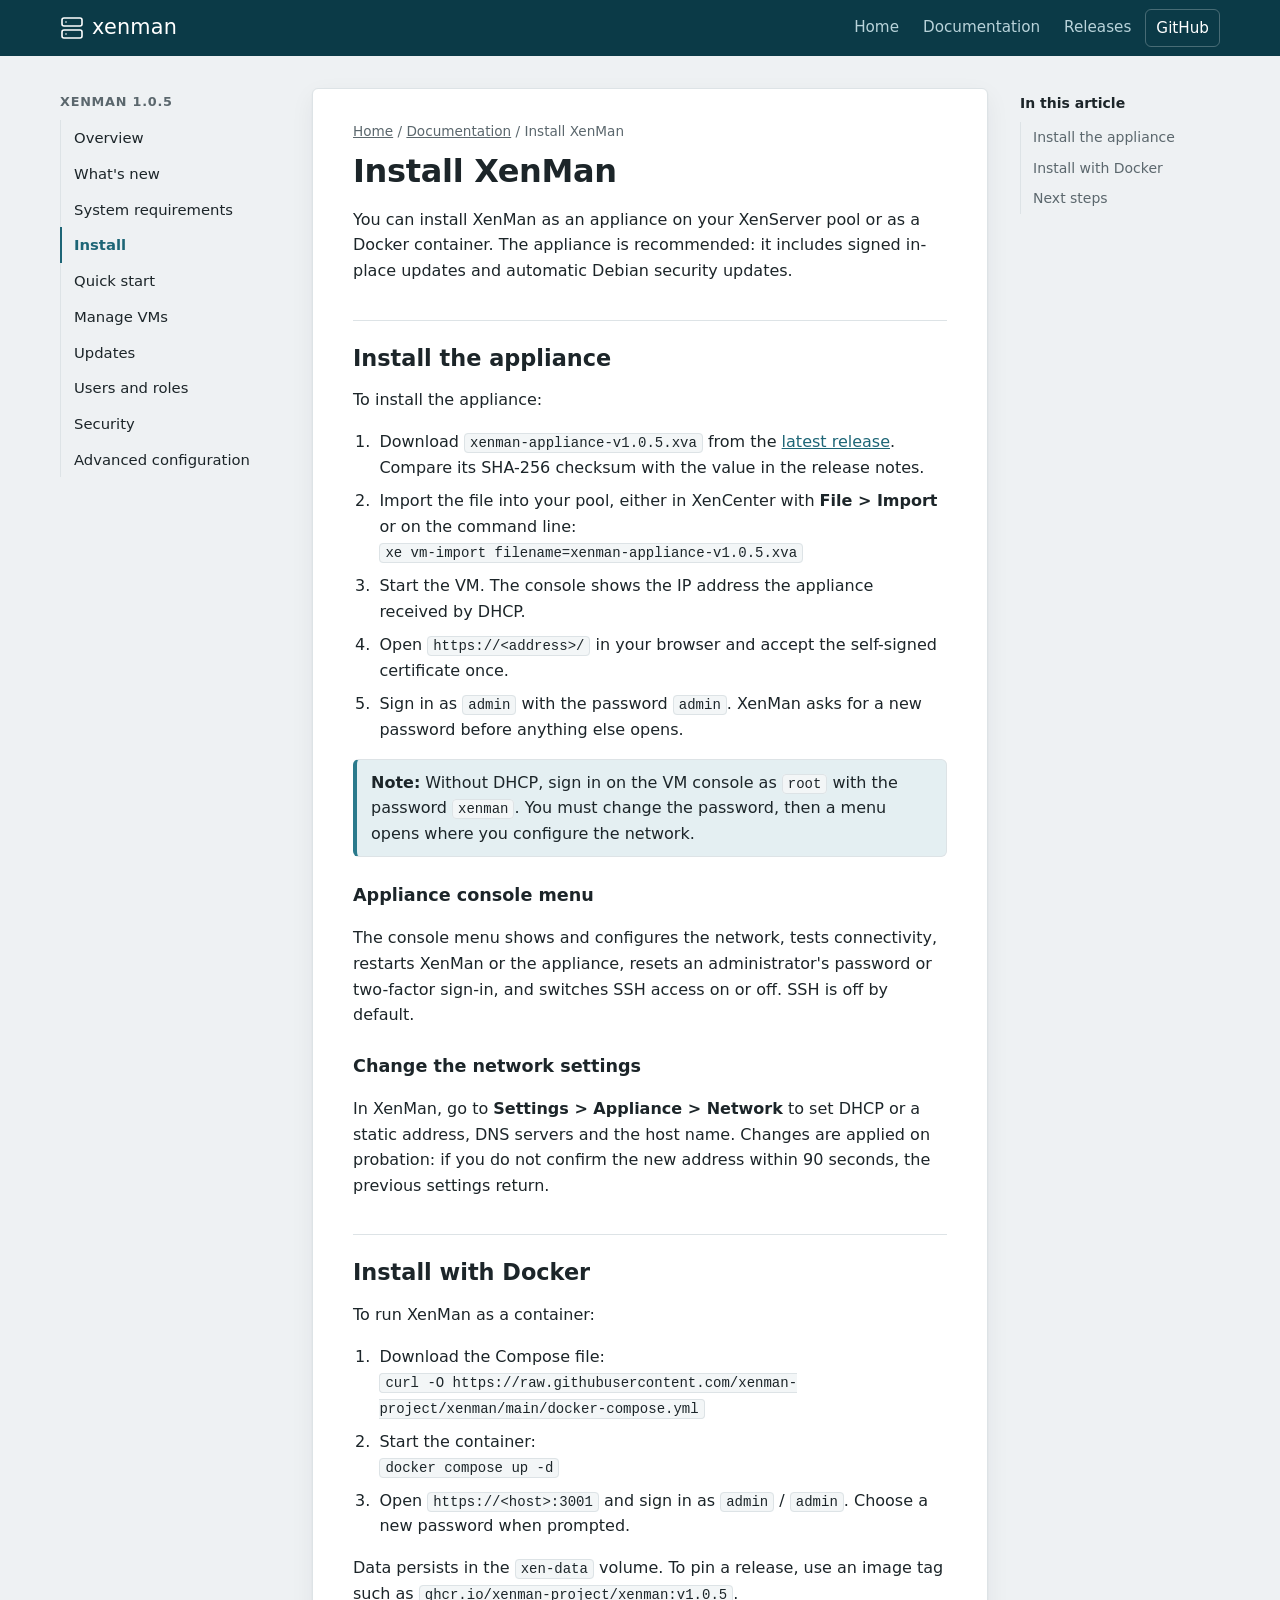
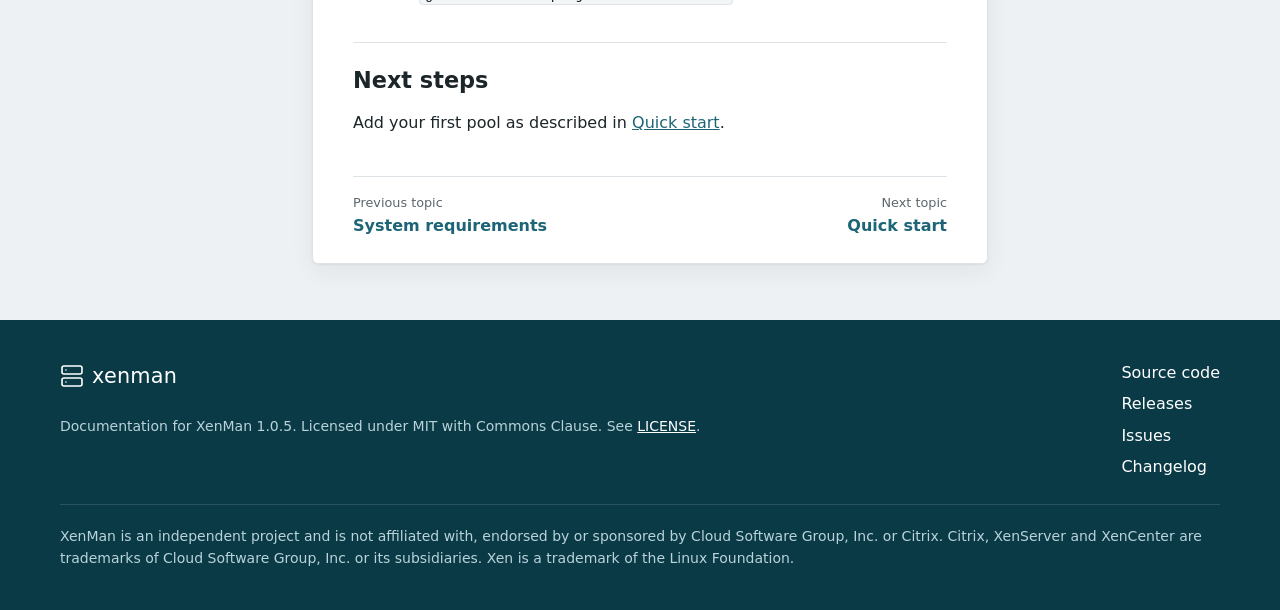
<file: docs/install.html>
<!doctype html>
<html lang="en">
<head>
  <meta charset="utf-8">
  <meta name="viewport" content="width=device-width, initial-scale=1">
  <title>Install XenMan | XenMan documentation</title>
  <meta name="description" content="Install XenMan as a XenServer appliance or as a Docker container.">
  <link rel="canonical" href="https://xenman-project.github.io/docs/install.html">
  <meta name="theme-color" content="#0b3a47">
  <link rel="icon" href="../favicon.svg" type="image/svg+xml">
  <link rel="stylesheet" href="../style.css">
  <link rel="stylesheet" href="docs.css">
</head>
<body class="docs">
  <header class="topbar">
    <div class="wrap topbar-inner">
      <a class="brand" href="../" aria-label="XenMan home"><svg class="logo" viewBox="0 0 24 24" aria-hidden="true"><rect x="2" y="2" width="20" height="8" rx="2"/><rect x="2" y="14" width="20" height="8" rx="2"/><line x1="6" y1="6" x2="6.01" y2="6"/><line x1="6" y1="18" x2="6.01" y2="18"/></svg><span>xenman</span></a>
      <nav class="nav" aria-label="Site">
        <a href="../">Home</a>
        <a href="./" aria-current="false">Documentation</a>
        <a href="https://github.com/xenman-project/xenman/releases">Releases</a>
        <a class="nav-github" href="https://github.com/xenman-project/xenman">GitHub</a>
      </nav>
    </div>
  </header>

  <div class="wrap doc-layout">
    <aside class="doc-nav">
      <details open>
        <summary>XenMan 1.0.5</summary>
        <ul>
          <li><a href="./">Overview</a></li>
          <li><a href="whats-new.html">What's new</a></li>
          <li><a href="system-requirements.html">System requirements</a></li>
          <li><a href="install.html" aria-current="page">Install</a></li>
          <li><a href="quick-start.html">Quick start</a></li>
          <li><a href="manage-vms.html">Manage VMs</a></li>
          <li><a href="updates.html">Updates</a></li>
          <li><a href="users-and-roles.html">Users and roles</a></li>
          <li><a href="security.html">Security</a></li>
          <li><a href="advanced.html">Advanced configuration</a></li>
        </ul>
      </details>
    </aside>

    <main class="doc-main" id="content">
      <p class="breadcrumbs"><a href="../">Home</a> / <a href="./">Documentation</a> / <span>Install XenMan</span></p>
      <h1>Install XenMan</h1>
      <p>You can install XenMan as an appliance on your XenServer pool or as a Docker container. The appliance is recommended: it includes signed in-place updates and automatic Debian security updates.</p>

<h2 id="appliance">Install the appliance</h2>
<p>To install the appliance:</p>
<ol class="steps">
  <li>Download <code>xenman-appliance-v1.0.5.xva</code> from the <a href="https://github.com/xenman-project/xenman/releases/latest">latest release</a>. Compare its SHA-256 checksum with the value in the release notes.</li>
  <li>Import the file into your pool, either in XenCenter with <strong>File &gt; Import</strong> or on the command line:<br><code>xe vm-import filename=xenman-appliance-v1.0.5.xva</code></li>
  <li>Start the VM. The console shows the IP address the appliance received by DHCP.</li>
  <li>Open <code>https://&lt;address&gt;/</code> in your browser and accept the self-signed certificate once.</li>
  <li>Sign in as <code>admin</code> with the password <code>admin</code>. XenMan asks for a new password before anything else opens.</li>
</ol>
<p class="note"><strong>Note:</strong> Without DHCP, sign in on the VM console as <code>root</code> with the password <code>xenman</code>. You must change the password, then a menu opens where you configure the network.</p>

<h3 id="appliance-console">Appliance console menu</h3>
<p>The console menu shows and configures the network, tests connectivity, restarts XenMan or the appliance, resets an administrator's password or two-factor sign-in, and switches SSH access on or off. SSH is off by default.</p>

<h3 id="appliance-network">Change the network settings</h3>
<p>In XenMan, go to <strong>Settings &gt; Appliance &gt; Network</strong> to set DHCP or a static address, DNS servers and the host name. Changes are applied on probation: if you do not confirm the new address within 90 seconds, the previous settings return.</p>

<h2 id="docker">Install with Docker</h2>
<p>To run XenMan as a container:</p>
<ol class="steps">
  <li>Download the Compose file:<br><code>curl -O https://raw.githubusercontent.com/xenman-project/xenman/main/docker-compose.yml</code></li>
  <li>Start the container:<br><code>docker compose up -d</code></li>
  <li>Open <code>https://&lt;host&gt;:3001</code> and sign in as <code>admin</code> / <code>admin</code>. Choose a new password when prompted.</li>
</ol>
<p>Data persists in the <code>xen-data</code> volume. To pin a release, use an image tag such as <code>ghcr.io/xenman-project/xenman:v1.0.5</code>.</p>

<h2 id="next-steps">Next steps</h2>
<p>Add your first pool as described in <a href="quick-start.html">Quick start</a>.</p>
      <nav class="doc-pager" aria-label="Topic navigation">
        <a class="prev" href="system-requirements.html"><span>Previous topic</span>System requirements</a>
        <a class="next" href="quick-start.html"><span>Next topic</span>Quick start</a>
      </nav>
    </main>

    <nav class="doc-toc" aria-label="In this article"><p class="doc-toc-title">In this article</p><ul><li><a href="#appliance">Install the appliance</a></li><li><a href="#docker">Install with Docker</a></li><li><a href="#next-steps">Next steps</a></li></ul></nav>
  </div>

  <footer class="footer">
    <div class="wrap footer-inner">
      <div>
        <a class="brand" href="../"><svg class="logo" viewBox="0 0 24 24" aria-hidden="true"><rect x="2" y="2" width="20" height="8" rx="2"/><rect x="2" y="14" width="20" height="8" rx="2"/><line x1="6" y1="6" x2="6.01" y2="6"/><line x1="6" y1="18" x2="6.01" y2="18"/></svg><span>xenman</span></a>
        <p class="small">Documentation for XenMan 1.0.5. Licensed under MIT with Commons Clause. See <a href="https://github.com/xenman-project/xenman/blob/main/LICENSE">LICENSE</a>.</p>
      </div>
      <nav class="footer-links" aria-label="Project links">
        <a href="https://github.com/xenman-project/xenman">Source code</a>
        <a href="https://github.com/xenman-project/xenman/releases">Releases</a>
        <a href="https://github.com/xenman-project/xenman/issues">Issues</a>
        <a href="https://github.com/xenman-project/xenman/blob/main/CHANGELOG.md">Changelog</a>
      </nav>
      <p class="small trademark">XenMan is an independent project and is not affiliated with, endorsed by or sponsored by Cloud Software Group, Inc. or Citrix. Citrix, XenServer and XenCenter are trademarks of Cloud Software Group, Inc. or its subsidiaries. Xen is a trademark of the Linux Foundation.</p>
    </div>
  </footer>
  <script>if (matchMedia("(max-width: 800px)").matches) document.querySelector(".doc-nav details").open = false;</script>
  <script src="docs.js" defer></script>
</body>
</html>
</file>
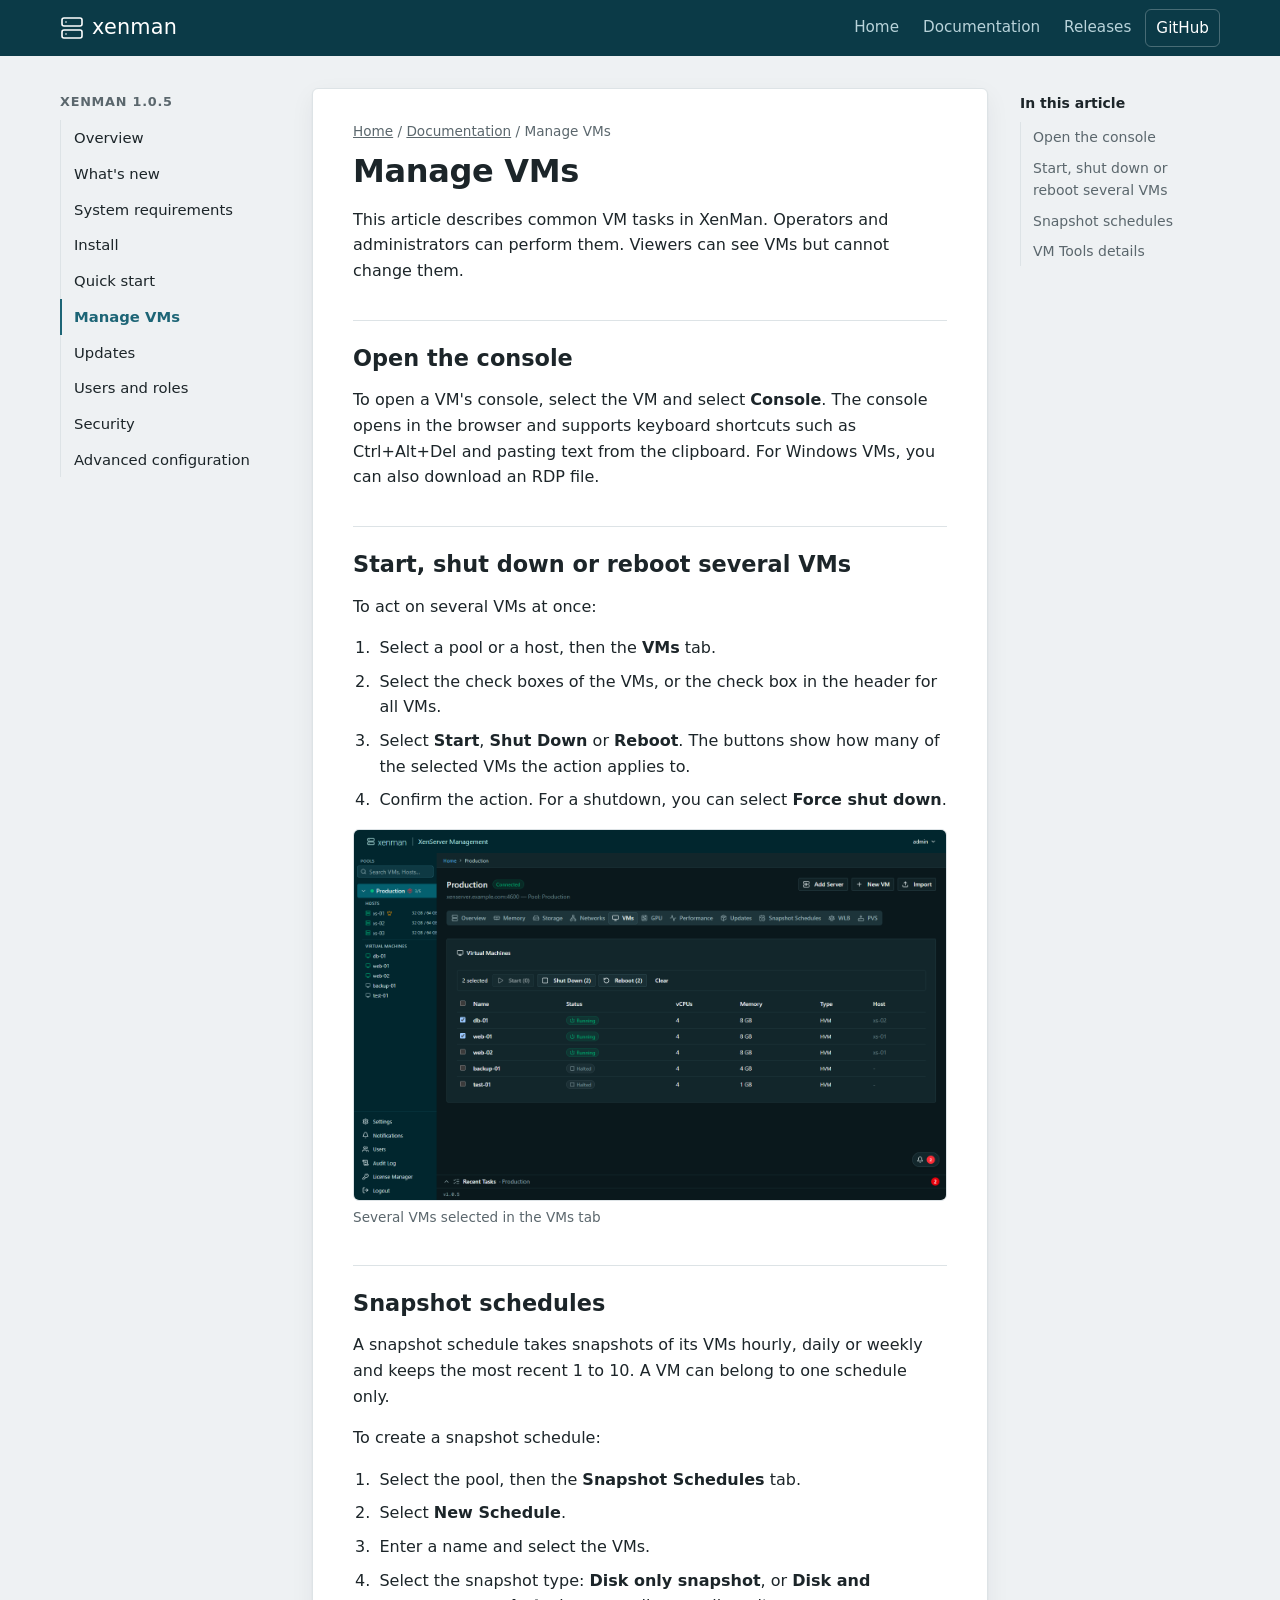
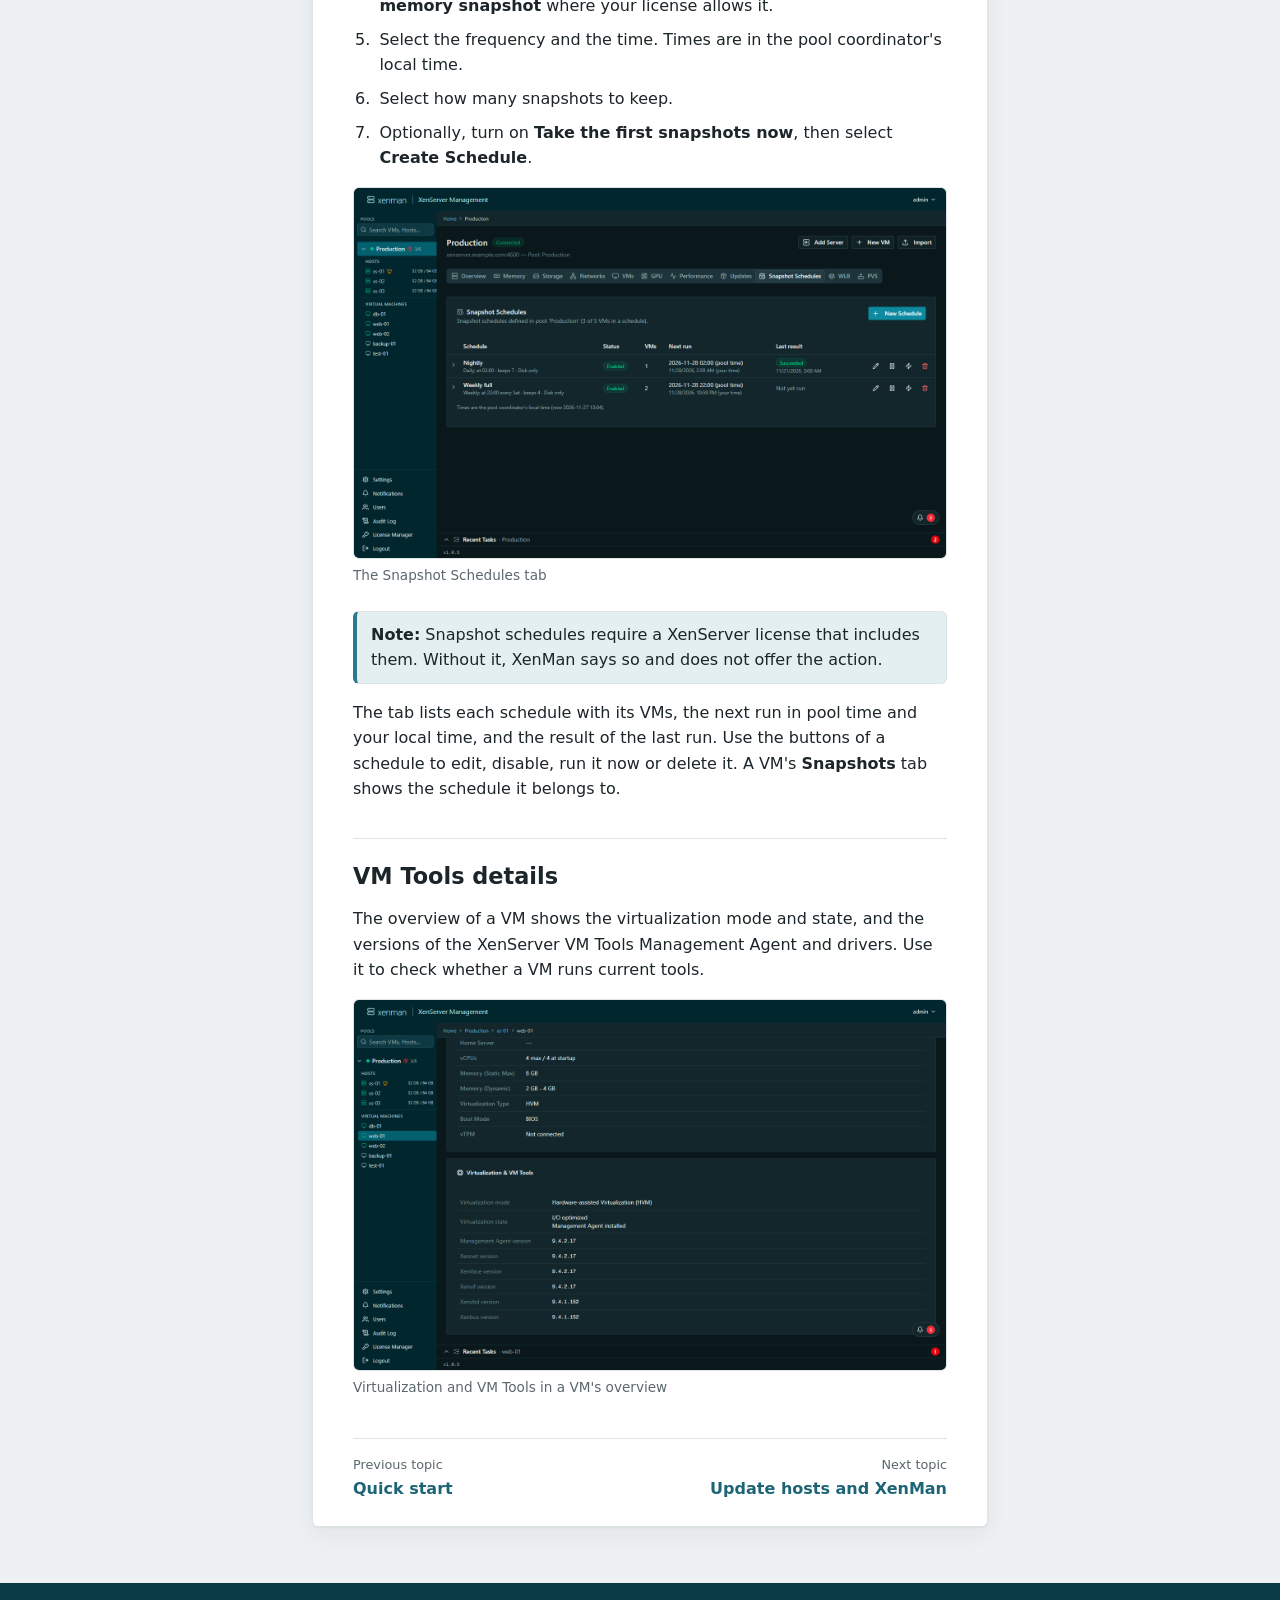
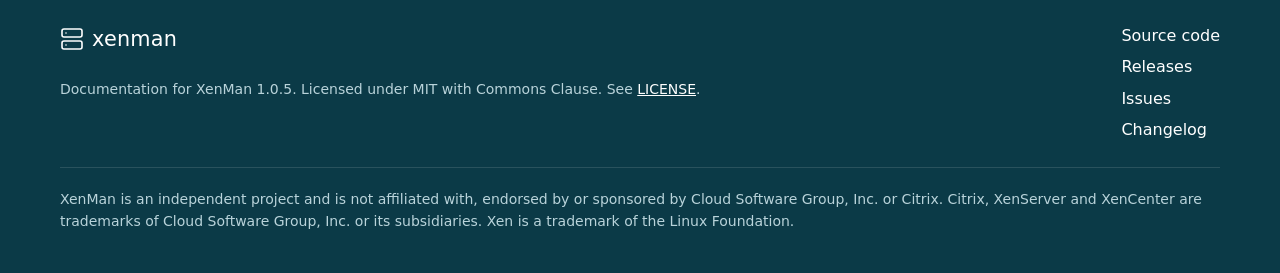
<file: docs/manage-vms.html>
<!doctype html>
<html lang="en">
<head>
  <meta charset="utf-8">
  <meta name="viewport" content="width=device-width, initial-scale=1">
  <title>Manage VMs | XenMan documentation</title>
  <meta name="description" content="Console access, actions on several VMs and snapshot schedules.">
  <link rel="canonical" href="https://xenman-project.github.io/docs/manage-vms.html">
  <meta name="theme-color" content="#0b3a47">
  <link rel="icon" href="../favicon.svg" type="image/svg+xml">
  <link rel="stylesheet" href="../style.css">
  <link rel="stylesheet" href="docs.css">
</head>
<body class="docs">
  <header class="topbar">
    <div class="wrap topbar-inner">
      <a class="brand" href="../" aria-label="XenMan home"><svg class="logo" viewBox="0 0 24 24" aria-hidden="true"><rect x="2" y="2" width="20" height="8" rx="2"/><rect x="2" y="14" width="20" height="8" rx="2"/><line x1="6" y1="6" x2="6.01" y2="6"/><line x1="6" y1="18" x2="6.01" y2="18"/></svg><span>xenman</span></a>
      <nav class="nav" aria-label="Site">
        <a href="../">Home</a>
        <a href="./" aria-current="false">Documentation</a>
        <a href="https://github.com/xenman-project/xenman/releases">Releases</a>
        <a class="nav-github" href="https://github.com/xenman-project/xenman">GitHub</a>
      </nav>
    </div>
  </header>

  <div class="wrap doc-layout">
    <aside class="doc-nav">
      <details open>
        <summary>XenMan 1.0.5</summary>
        <ul>
          <li><a href="./">Overview</a></li>
          <li><a href="whats-new.html">What's new</a></li>
          <li><a href="system-requirements.html">System requirements</a></li>
          <li><a href="install.html">Install</a></li>
          <li><a href="quick-start.html">Quick start</a></li>
          <li><a href="manage-vms.html" aria-current="page">Manage VMs</a></li>
          <li><a href="updates.html">Updates</a></li>
          <li><a href="users-and-roles.html">Users and roles</a></li>
          <li><a href="security.html">Security</a></li>
          <li><a href="advanced.html">Advanced configuration</a></li>
        </ul>
      </details>
    </aside>

    <main class="doc-main" id="content">
      <p class="breadcrumbs"><a href="../">Home</a> / <a href="./">Documentation</a> / <span>Manage VMs</span></p>
      <h1>Manage VMs</h1>
      <p>This article describes common VM tasks in XenMan. Operators and administrators can perform them. Viewers can see VMs but cannot change them.</p>

<h2 id="console">Open the console</h2>
<p>To open a VM's console, select the VM and select <strong>Console</strong>. The console opens in the browser and supports keyboard shortcuts such as Ctrl+Alt+Del and pasting text from the clipboard. For Windows VMs, you can also download an RDP file.</p>

<h2 id="several-vms">Start, shut down or reboot several VMs</h2>
<p>To act on several VMs at once:</p>
<ol class="steps">
  <li>Select a pool or a host, then the <strong>VMs</strong> tab.</li>
  <li>Select the check boxes of the VMs, or the check box in the header for all VMs.</li>
  <li>Select <strong>Start</strong>, <strong>Shut Down</strong> or <strong>Reboot</strong>. The buttons show how many of the selected VMs the action applies to.</li>
  <li>Confirm the action. For a shutdown, you can select <strong>Force shut down</strong>.</li>
</ol>
<figure><a class="zoom" href="img/bulk-vms.png" title="Enlarge"><img src="img/bulk-vms.png" alt="Several VMs selected in the VMs tab" loading="lazy"></a><figcaption>Several VMs selected in the VMs tab</figcaption></figure>

<h2 id="snapshot-schedules">Snapshot schedules</h2>
<p>A snapshot schedule takes snapshots of its VMs hourly, daily or weekly and keeps the most recent 1 to 10. A VM can belong to one schedule only.</p>
<p>To create a snapshot schedule:</p>
<ol class="steps">
  <li>Select the pool, then the <strong>Snapshot Schedules</strong> tab.</li>
  <li>Select <strong>New Schedule</strong>.</li>
  <li>Enter a name and select the VMs.</li>
  <li>Select the snapshot type: <strong>Disk only snapshot</strong>, or <strong>Disk and memory snapshot</strong> where your license allows it.</li>
  <li>Select the frequency and the time. Times are in the pool coordinator's local time.</li>
  <li>Select how many snapshots to keep.</li>
  <li>Optionally, turn on <strong>Take the first snapshots now</strong>, then select <strong>Create Schedule</strong>.</li>
</ol>
<figure><a class="zoom" href="img/snapshot-schedules.png" title="Enlarge"><img src="img/snapshot-schedules.png" alt="The Snapshot Schedules tab" loading="lazy"></a><figcaption>The Snapshot Schedules tab</figcaption></figure>
<p class="note"><strong>Note:</strong> Snapshot schedules require a XenServer license that includes them. Without it, XenMan says so and does not offer the action.</p>
<p>The tab lists each schedule with its VMs, the next run in pool time and your local time, and the result of the last run. Use the buttons of a schedule to edit, disable, run it now or delete it. A VM's <strong>Snapshots</strong> tab shows the schedule it belongs to.</p>

<h2 id="vm-tools">VM Tools details</h2>
<p>The overview of a VM shows the virtualization mode and state, and the versions of the XenServer VM Tools Management Agent and drivers. Use it to check whether a VM runs current tools.</p>
<figure><a class="zoom" href="img/vm-tools.png" title="Enlarge"><img src="img/vm-tools.png" alt="Virtualization and VM Tools in a VM's overview" loading="lazy"></a><figcaption>Virtualization and VM Tools in a VM's overview</figcaption></figure>
      <nav class="doc-pager" aria-label="Topic navigation">
        <a class="prev" href="quick-start.html"><span>Previous topic</span>Quick start</a>
        <a class="next" href="updates.html"><span>Next topic</span>Update hosts and XenMan</a>
      </nav>
    </main>

    <nav class="doc-toc" aria-label="In this article"><p class="doc-toc-title">In this article</p><ul><li><a href="#console">Open the console</a></li><li><a href="#several-vms">Start, shut down or reboot several VMs</a></li><li><a href="#snapshot-schedules">Snapshot schedules</a></li><li><a href="#vm-tools">VM Tools details</a></li></ul></nav>
  </div>

  <footer class="footer">
    <div class="wrap footer-inner">
      <div>
        <a class="brand" href="../"><svg class="logo" viewBox="0 0 24 24" aria-hidden="true"><rect x="2" y="2" width="20" height="8" rx="2"/><rect x="2" y="14" width="20" height="8" rx="2"/><line x1="6" y1="6" x2="6.01" y2="6"/><line x1="6" y1="18" x2="6.01" y2="18"/></svg><span>xenman</span></a>
        <p class="small">Documentation for XenMan 1.0.5. Licensed under MIT with Commons Clause. See <a href="https://github.com/xenman-project/xenman/blob/main/LICENSE">LICENSE</a>.</p>
      </div>
      <nav class="footer-links" aria-label="Project links">
        <a href="https://github.com/xenman-project/xenman">Source code</a>
        <a href="https://github.com/xenman-project/xenman/releases">Releases</a>
        <a href="https://github.com/xenman-project/xenman/issues">Issues</a>
        <a href="https://github.com/xenman-project/xenman/blob/main/CHANGELOG.md">Changelog</a>
      </nav>
      <p class="small trademark">XenMan is an independent project and is not affiliated with, endorsed by or sponsored by Cloud Software Group, Inc. or Citrix. Citrix, XenServer and XenCenter are trademarks of Cloud Software Group, Inc. or its subsidiaries. Xen is a trademark of the Linux Foundation.</p>
    </div>
  </footer>
  <script>if (matchMedia("(max-width: 800px)").matches) document.querySelector(".doc-nav details").open = false;</script>
  <script src="docs.js" defer></script>
</body>
</html>
</file>
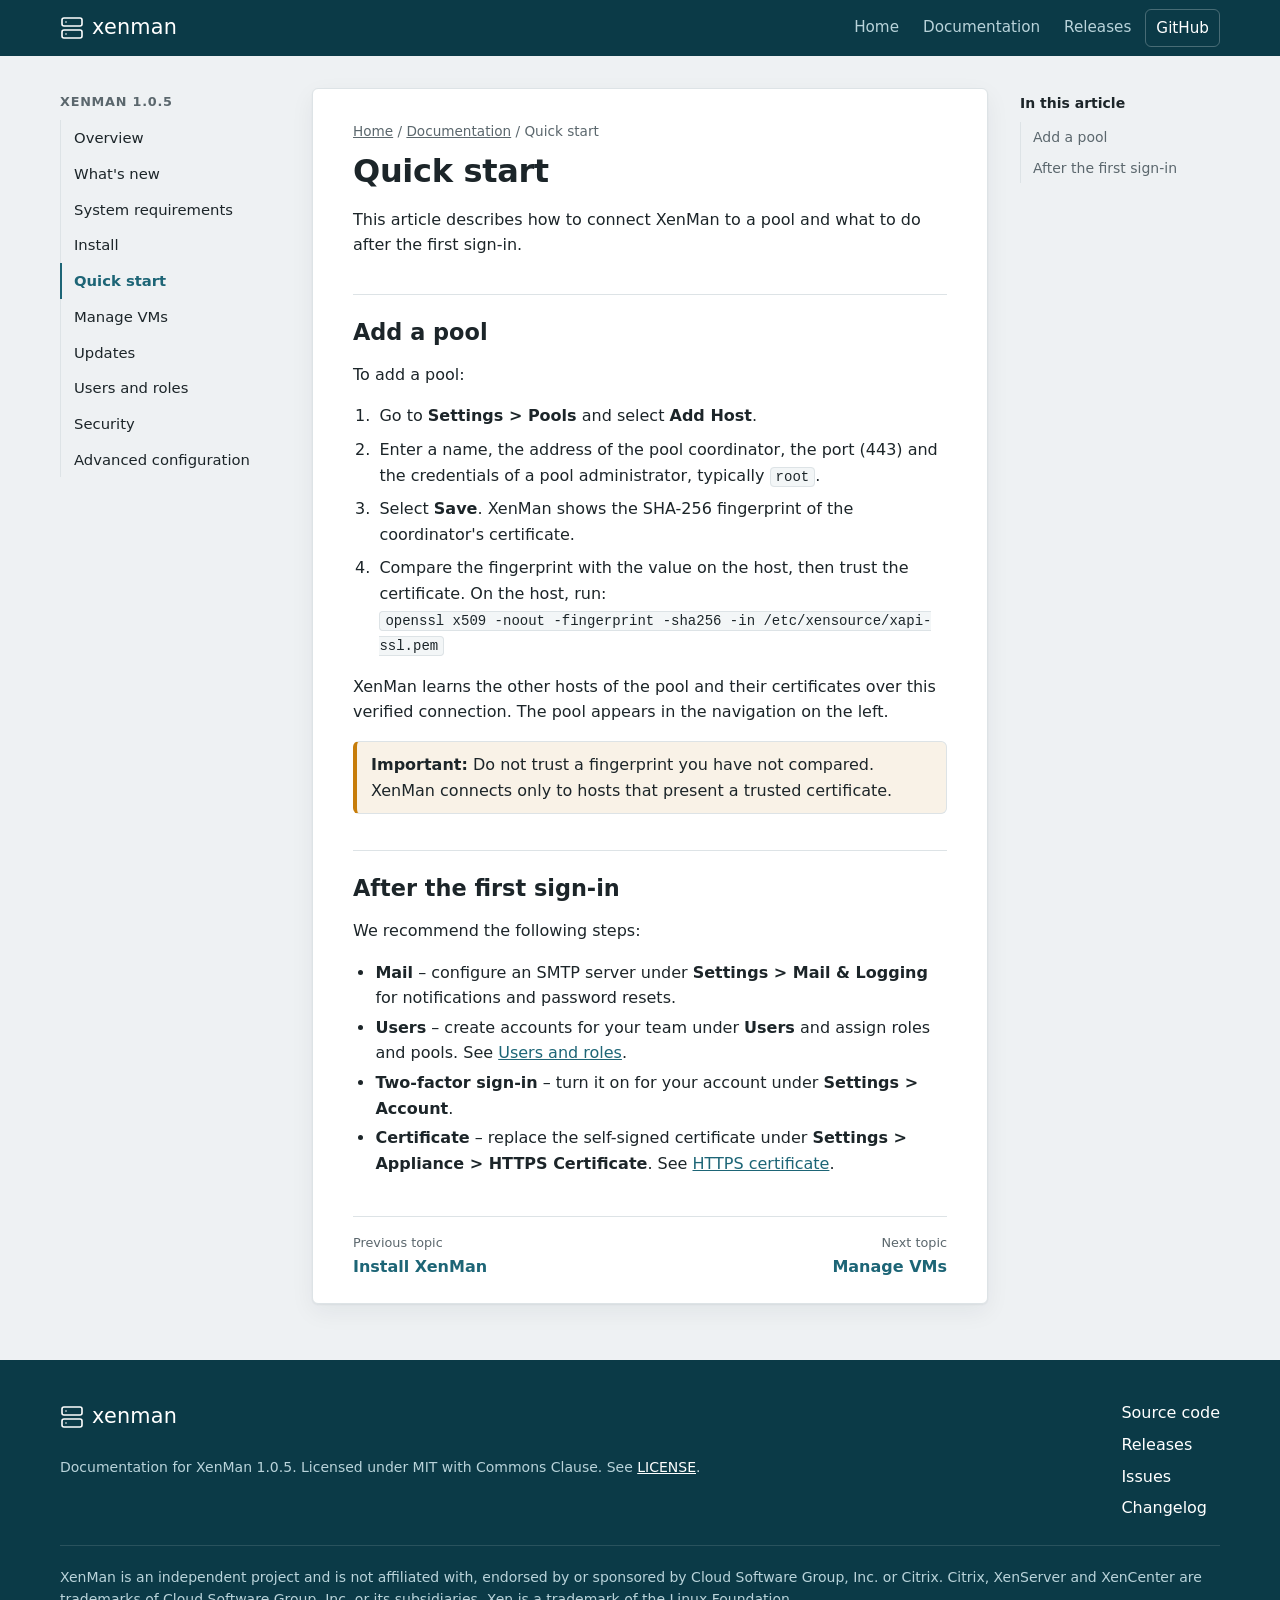
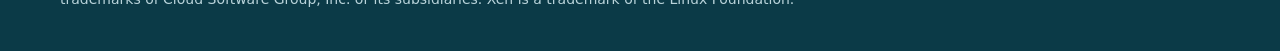
<file: docs/quick-start.html>
<!doctype html>
<html lang="en">
<head>
  <meta charset="utf-8">
  <meta name="viewport" content="width=device-width, initial-scale=1">
  <title>Quick start | XenMan documentation</title>
  <meta name="description" content="Connect XenMan to your first pool and verify the host certificate.">
  <link rel="canonical" href="https://xenman-project.github.io/docs/quick-start.html">
  <meta name="theme-color" content="#0b3a47">
  <link rel="icon" href="../favicon.svg" type="image/svg+xml">
  <link rel="stylesheet" href="../style.css">
  <link rel="stylesheet" href="docs.css">
</head>
<body class="docs">
  <header class="topbar">
    <div class="wrap topbar-inner">
      <a class="brand" href="../" aria-label="XenMan home"><svg class="logo" viewBox="0 0 24 24" aria-hidden="true"><rect x="2" y="2" width="20" height="8" rx="2"/><rect x="2" y="14" width="20" height="8" rx="2"/><line x1="6" y1="6" x2="6.01" y2="6"/><line x1="6" y1="18" x2="6.01" y2="18"/></svg><span>xenman</span></a>
      <nav class="nav" aria-label="Site">
        <a href="../">Home</a>
        <a href="./" aria-current="false">Documentation</a>
        <a href="https://github.com/xenman-project/xenman/releases">Releases</a>
        <a class="nav-github" href="https://github.com/xenman-project/xenman">GitHub</a>
      </nav>
    </div>
  </header>

  <div class="wrap doc-layout">
    <aside class="doc-nav">
      <details open>
        <summary>XenMan 1.0.5</summary>
        <ul>
          <li><a href="./">Overview</a></li>
          <li><a href="whats-new.html">What's new</a></li>
          <li><a href="system-requirements.html">System requirements</a></li>
          <li><a href="install.html">Install</a></li>
          <li><a href="quick-start.html" aria-current="page">Quick start</a></li>
          <li><a href="manage-vms.html">Manage VMs</a></li>
          <li><a href="updates.html">Updates</a></li>
          <li><a href="users-and-roles.html">Users and roles</a></li>
          <li><a href="security.html">Security</a></li>
          <li><a href="advanced.html">Advanced configuration</a></li>
        </ul>
      </details>
    </aside>

    <main class="doc-main" id="content">
      <p class="breadcrumbs"><a href="../">Home</a> / <a href="./">Documentation</a> / <span>Quick start</span></p>
      <h1>Quick start</h1>
      <p>This article describes how to connect XenMan to a pool and what to do after the first sign-in.</p>

<h2 id="add-pool">Add a pool</h2>
<p>To add a pool:</p>
<ol class="steps">
  <li>Go to <strong>Settings &gt; Pools</strong> and select <strong>Add Host</strong>.</li>
  <li>Enter a name, the address of the pool coordinator, the port (443) and the credentials of a pool administrator, typically <code>root</code>.</li>
  <li>Select <strong>Save</strong>. XenMan shows the SHA-256 fingerprint of the coordinator's certificate.</li>
  <li>Compare the fingerprint with the value on the host, then trust the certificate. On the host, run:<br><code>openssl x509 -noout -fingerprint -sha256 -in /etc/xensource/xapi-ssl.pem</code></li>
</ol>
<p>XenMan learns the other hosts of the pool and their certificates over this verified connection. The pool appears in the navigation on the left.</p>
<p class="important"><strong>Important:</strong> Do not trust a fingerprint you have not compared. XenMan connects only to hosts that present a trusted certificate.</p>

<h2 id="after-sign-in">After the first sign-in</h2>
<p>We recommend the following steps:</p>
<ul>
  <li><strong>Mail</strong> – configure an SMTP server under <strong>Settings &gt; Mail &amp; Logging</strong> for notifications and password resets.</li>
  <li><strong>Users</strong> – create accounts for your team under <strong>Users</strong> and assign roles and pools. See <a href="users-and-roles.html">Users and roles</a>.</li>
  <li><strong>Two-factor sign-in</strong> – turn it on for your account under <strong>Settings &gt; Account</strong>.</li>
  <li><strong>Certificate</strong> – replace the self-signed certificate under <strong>Settings &gt; Appliance &gt; HTTPS Certificate</strong>. See <a href="security.html#https">HTTPS certificate</a>.</li>
</ul>
      <nav class="doc-pager" aria-label="Topic navigation">
        <a class="prev" href="install.html"><span>Previous topic</span>Install XenMan</a>
        <a class="next" href="manage-vms.html"><span>Next topic</span>Manage VMs</a>
      </nav>
    </main>

    <nav class="doc-toc" aria-label="In this article"><p class="doc-toc-title">In this article</p><ul><li><a href="#add-pool">Add a pool</a></li><li><a href="#after-sign-in">After the first sign-in</a></li></ul></nav>
  </div>

  <footer class="footer">
    <div class="wrap footer-inner">
      <div>
        <a class="brand" href="../"><svg class="logo" viewBox="0 0 24 24" aria-hidden="true"><rect x="2" y="2" width="20" height="8" rx="2"/><rect x="2" y="14" width="20" height="8" rx="2"/><line x1="6" y1="6" x2="6.01" y2="6"/><line x1="6" y1="18" x2="6.01" y2="18"/></svg><span>xenman</span></a>
        <p class="small">Documentation for XenMan 1.0.5. Licensed under MIT with Commons Clause. See <a href="https://github.com/xenman-project/xenman/blob/main/LICENSE">LICENSE</a>.</p>
      </div>
      <nav class="footer-links" aria-label="Project links">
        <a href="https://github.com/xenman-project/xenman">Source code</a>
        <a href="https://github.com/xenman-project/xenman/releases">Releases</a>
        <a href="https://github.com/xenman-project/xenman/issues">Issues</a>
        <a href="https://github.com/xenman-project/xenman/blob/main/CHANGELOG.md">Changelog</a>
      </nav>
      <p class="small trademark">XenMan is an independent project and is not affiliated with, endorsed by or sponsored by Cloud Software Group, Inc. or Citrix. Citrix, XenServer and XenCenter are trademarks of Cloud Software Group, Inc. or its subsidiaries. Xen is a trademark of the Linux Foundation.</p>
    </div>
  </footer>
  <script>if (matchMedia("(max-width: 800px)").matches) document.querySelector(".doc-nav details").open = false;</script>
  <script src="docs.js" defer></script>
</body>
</html>
</file>
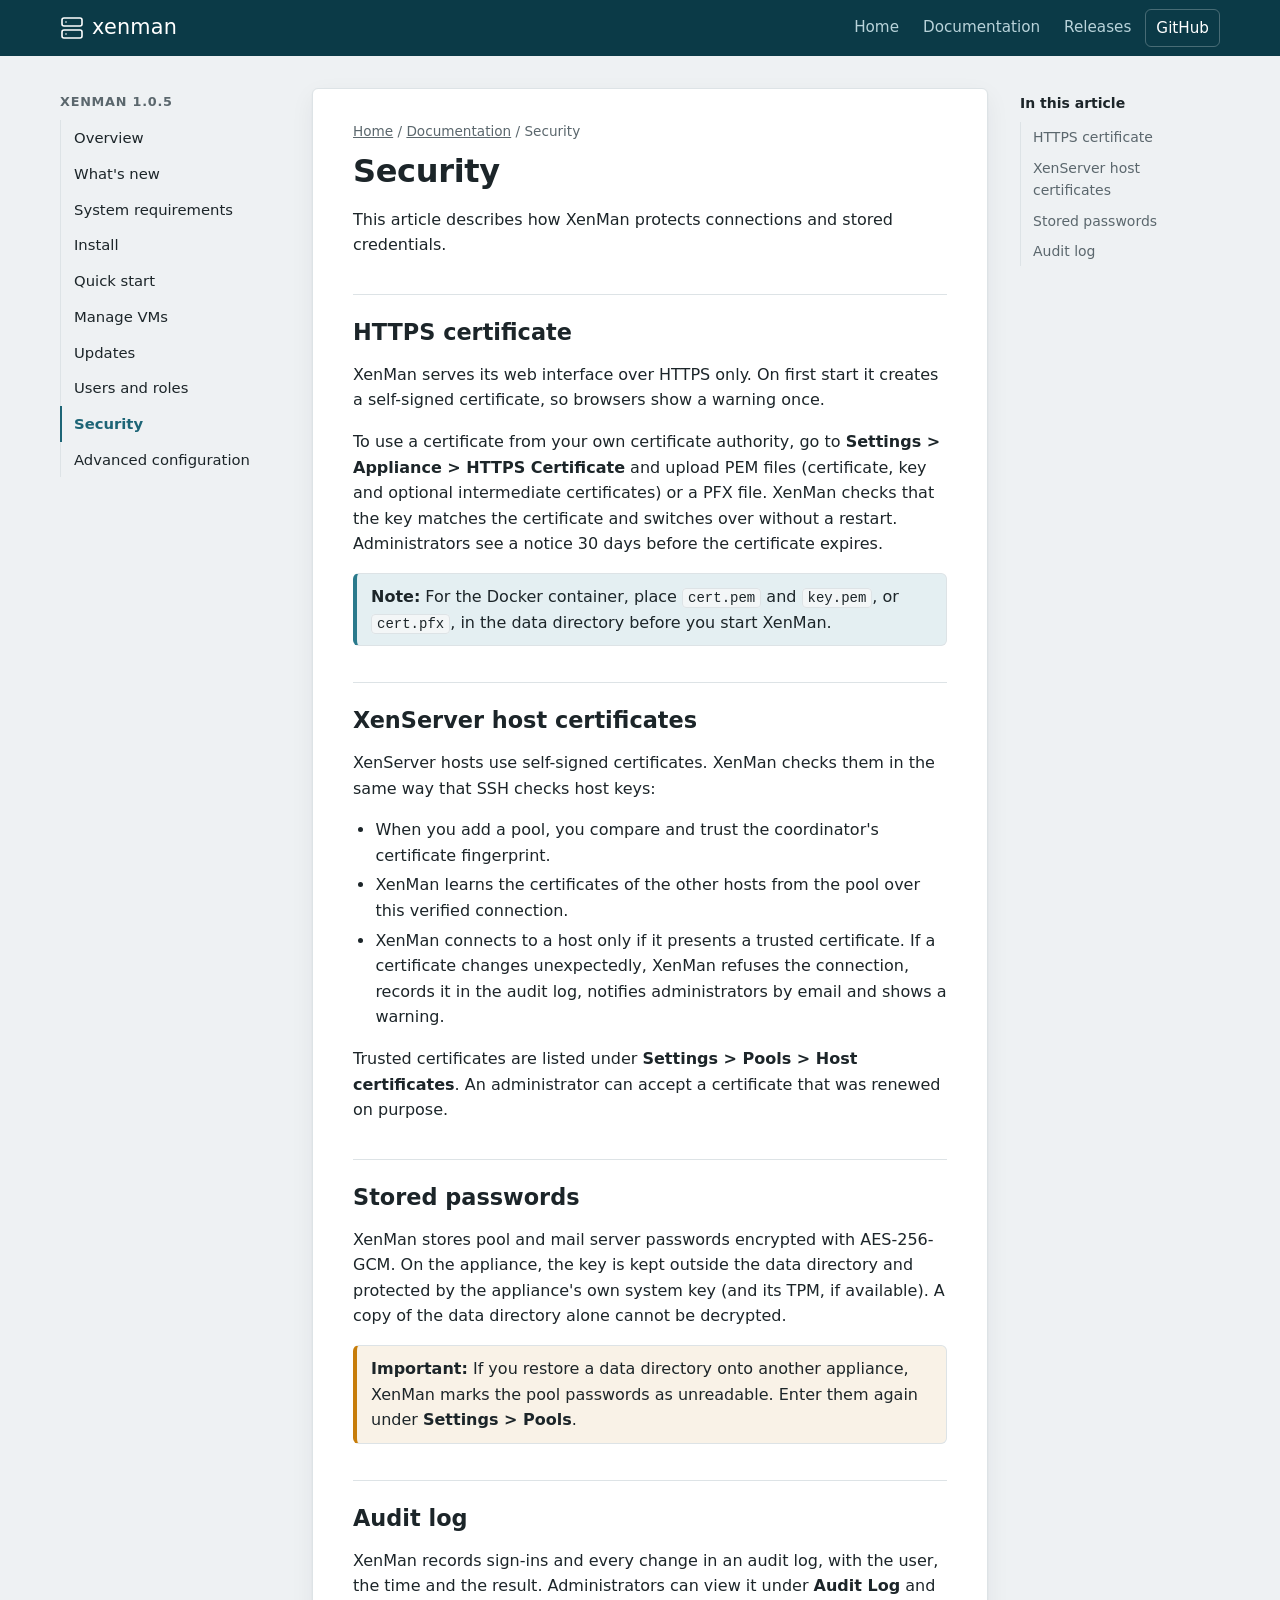
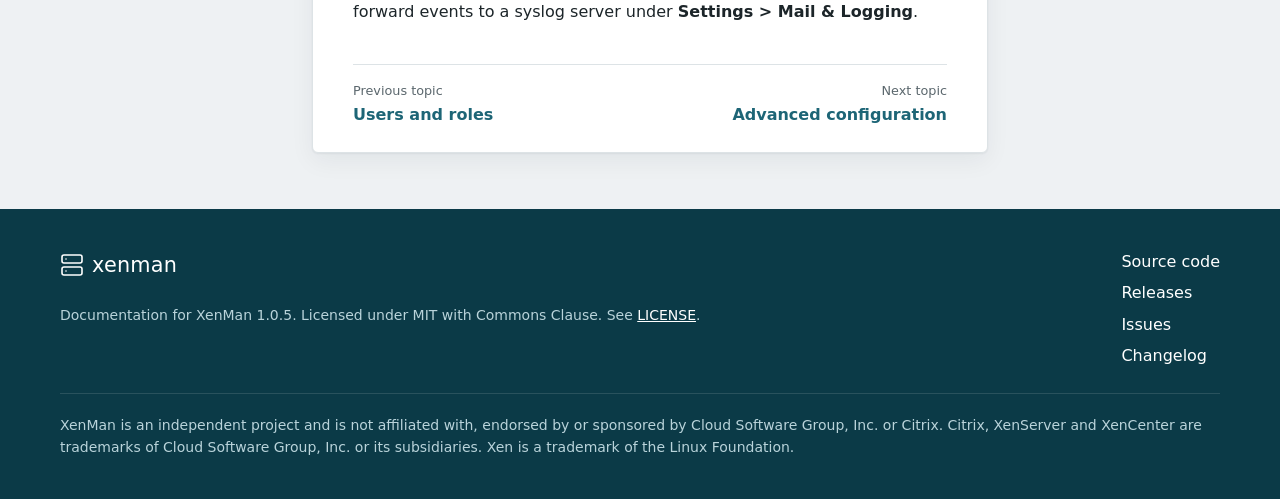
<file: docs/security.html>
<!doctype html>
<html lang="en">
<head>
  <meta charset="utf-8">
  <meta name="viewport" content="width=device-width, initial-scale=1">
  <title>Security | XenMan documentation</title>
  <meta name="description" content="HTTPS certificates, XenServer host certificates and stored passwords.">
  <link rel="canonical" href="https://xenman-project.github.io/docs/security.html">
  <meta name="theme-color" content="#0b3a47">
  <link rel="icon" href="../favicon.svg" type="image/svg+xml">
  <link rel="stylesheet" href="../style.css">
  <link rel="stylesheet" href="docs.css">
</head>
<body class="docs">
  <header class="topbar">
    <div class="wrap topbar-inner">
      <a class="brand" href="../" aria-label="XenMan home"><svg class="logo" viewBox="0 0 24 24" aria-hidden="true"><rect x="2" y="2" width="20" height="8" rx="2"/><rect x="2" y="14" width="20" height="8" rx="2"/><line x1="6" y1="6" x2="6.01" y2="6"/><line x1="6" y1="18" x2="6.01" y2="18"/></svg><span>xenman</span></a>
      <nav class="nav" aria-label="Site">
        <a href="../">Home</a>
        <a href="./" aria-current="false">Documentation</a>
        <a href="https://github.com/xenman-project/xenman/releases">Releases</a>
        <a class="nav-github" href="https://github.com/xenman-project/xenman">GitHub</a>
      </nav>
    </div>
  </header>

  <div class="wrap doc-layout">
    <aside class="doc-nav">
      <details open>
        <summary>XenMan 1.0.5</summary>
        <ul>
          <li><a href="./">Overview</a></li>
          <li><a href="whats-new.html">What's new</a></li>
          <li><a href="system-requirements.html">System requirements</a></li>
          <li><a href="install.html">Install</a></li>
          <li><a href="quick-start.html">Quick start</a></li>
          <li><a href="manage-vms.html">Manage VMs</a></li>
          <li><a href="updates.html">Updates</a></li>
          <li><a href="users-and-roles.html">Users and roles</a></li>
          <li><a href="security.html" aria-current="page">Security</a></li>
          <li><a href="advanced.html">Advanced configuration</a></li>
        </ul>
      </details>
    </aside>

    <main class="doc-main" id="content">
      <p class="breadcrumbs"><a href="../">Home</a> / <a href="./">Documentation</a> / <span>Security</span></p>
      <h1>Security</h1>
      <p>This article describes how XenMan protects connections and stored credentials.</p>

<h2 id="https">HTTPS certificate</h2>
<p>XenMan serves its web interface over HTTPS only. On first start it creates a self-signed certificate, so browsers show a warning once.</p>
<p>To use a certificate from your own certificate authority, go to <strong>Settings &gt; Appliance &gt; HTTPS Certificate</strong> and upload PEM files (certificate, key and optional intermediate certificates) or a PFX file. XenMan checks that the key matches the certificate and switches over without a restart. Administrators see a notice 30 days before the certificate expires.</p>
<p class="note"><strong>Note:</strong> For the Docker container, place <code>cert.pem</code> and <code>key.pem</code>, or <code>cert.pfx</code>, in the data directory before you start XenMan.</p>

<h2 id="host-certificates">XenServer host certificates</h2>
<p>XenServer hosts use self-signed certificates. XenMan checks them in the same way that SSH checks host keys:</p>
<ul>
  <li>When you add a pool, you compare and trust the coordinator's certificate fingerprint.</li>
  <li>XenMan learns the certificates of the other hosts from the pool over this verified connection.</li>
  <li>XenMan connects to a host only if it presents a trusted certificate. If a certificate changes unexpectedly, XenMan refuses the connection, records it in the audit log, notifies administrators by email and shows a warning.</li>
</ul>
<p>Trusted certificates are listed under <strong>Settings &gt; Pools &gt; Host certificates</strong>. An administrator can accept a certificate that was renewed on purpose.</p>

<h2 id="stored-passwords">Stored passwords</h2>
<p>XenMan stores pool and mail server passwords encrypted with AES-256-GCM. On the appliance, the key is kept outside the data directory and protected by the appliance's own system key (and its TPM, if available). A copy of the data directory alone cannot be decrypted.</p>
<p class="important"><strong>Important:</strong> If you restore a data directory onto another appliance, XenMan marks the pool passwords as unreadable. Enter them again under <strong>Settings &gt; Pools</strong>.</p>

<h2 id="audit-log">Audit log</h2>
<p>XenMan records sign-ins and every change in an audit log, with the user, the time and the result. Administrators can view it under <strong>Audit Log</strong> and forward events to a syslog server under <strong>Settings &gt; Mail &amp; Logging</strong>.</p>
      <nav class="doc-pager" aria-label="Topic navigation">
        <a class="prev" href="users-and-roles.html"><span>Previous topic</span>Users and roles</a>
        <a class="next" href="advanced.html"><span>Next topic</span>Advanced configuration</a>
      </nav>
    </main>

    <nav class="doc-toc" aria-label="In this article"><p class="doc-toc-title">In this article</p><ul><li><a href="#https">HTTPS certificate</a></li><li><a href="#host-certificates">XenServer host certificates</a></li><li><a href="#stored-passwords">Stored passwords</a></li><li><a href="#audit-log">Audit log</a></li></ul></nav>
  </div>

  <footer class="footer">
    <div class="wrap footer-inner">
      <div>
        <a class="brand" href="../"><svg class="logo" viewBox="0 0 24 24" aria-hidden="true"><rect x="2" y="2" width="20" height="8" rx="2"/><rect x="2" y="14" width="20" height="8" rx="2"/><line x1="6" y1="6" x2="6.01" y2="6"/><line x1="6" y1="18" x2="6.01" y2="18"/></svg><span>xenman</span></a>
        <p class="small">Documentation for XenMan 1.0.5. Licensed under MIT with Commons Clause. See <a href="https://github.com/xenman-project/xenman/blob/main/LICENSE">LICENSE</a>.</p>
      </div>
      <nav class="footer-links" aria-label="Project links">
        <a href="https://github.com/xenman-project/xenman">Source code</a>
        <a href="https://github.com/xenman-project/xenman/releases">Releases</a>
        <a href="https://github.com/xenman-project/xenman/issues">Issues</a>
        <a href="https://github.com/xenman-project/xenman/blob/main/CHANGELOG.md">Changelog</a>
      </nav>
      <p class="small trademark">XenMan is an independent project and is not affiliated with, endorsed by or sponsored by Cloud Software Group, Inc. or Citrix. Citrix, XenServer and XenCenter are trademarks of Cloud Software Group, Inc. or its subsidiaries. Xen is a trademark of the Linux Foundation.</p>
    </div>
  </footer>
  <script>if (matchMedia("(max-width: 800px)").matches) document.querySelector(".doc-nav details").open = false;</script>
  <script src="docs.js" defer></script>
</body>
</html>
</file>
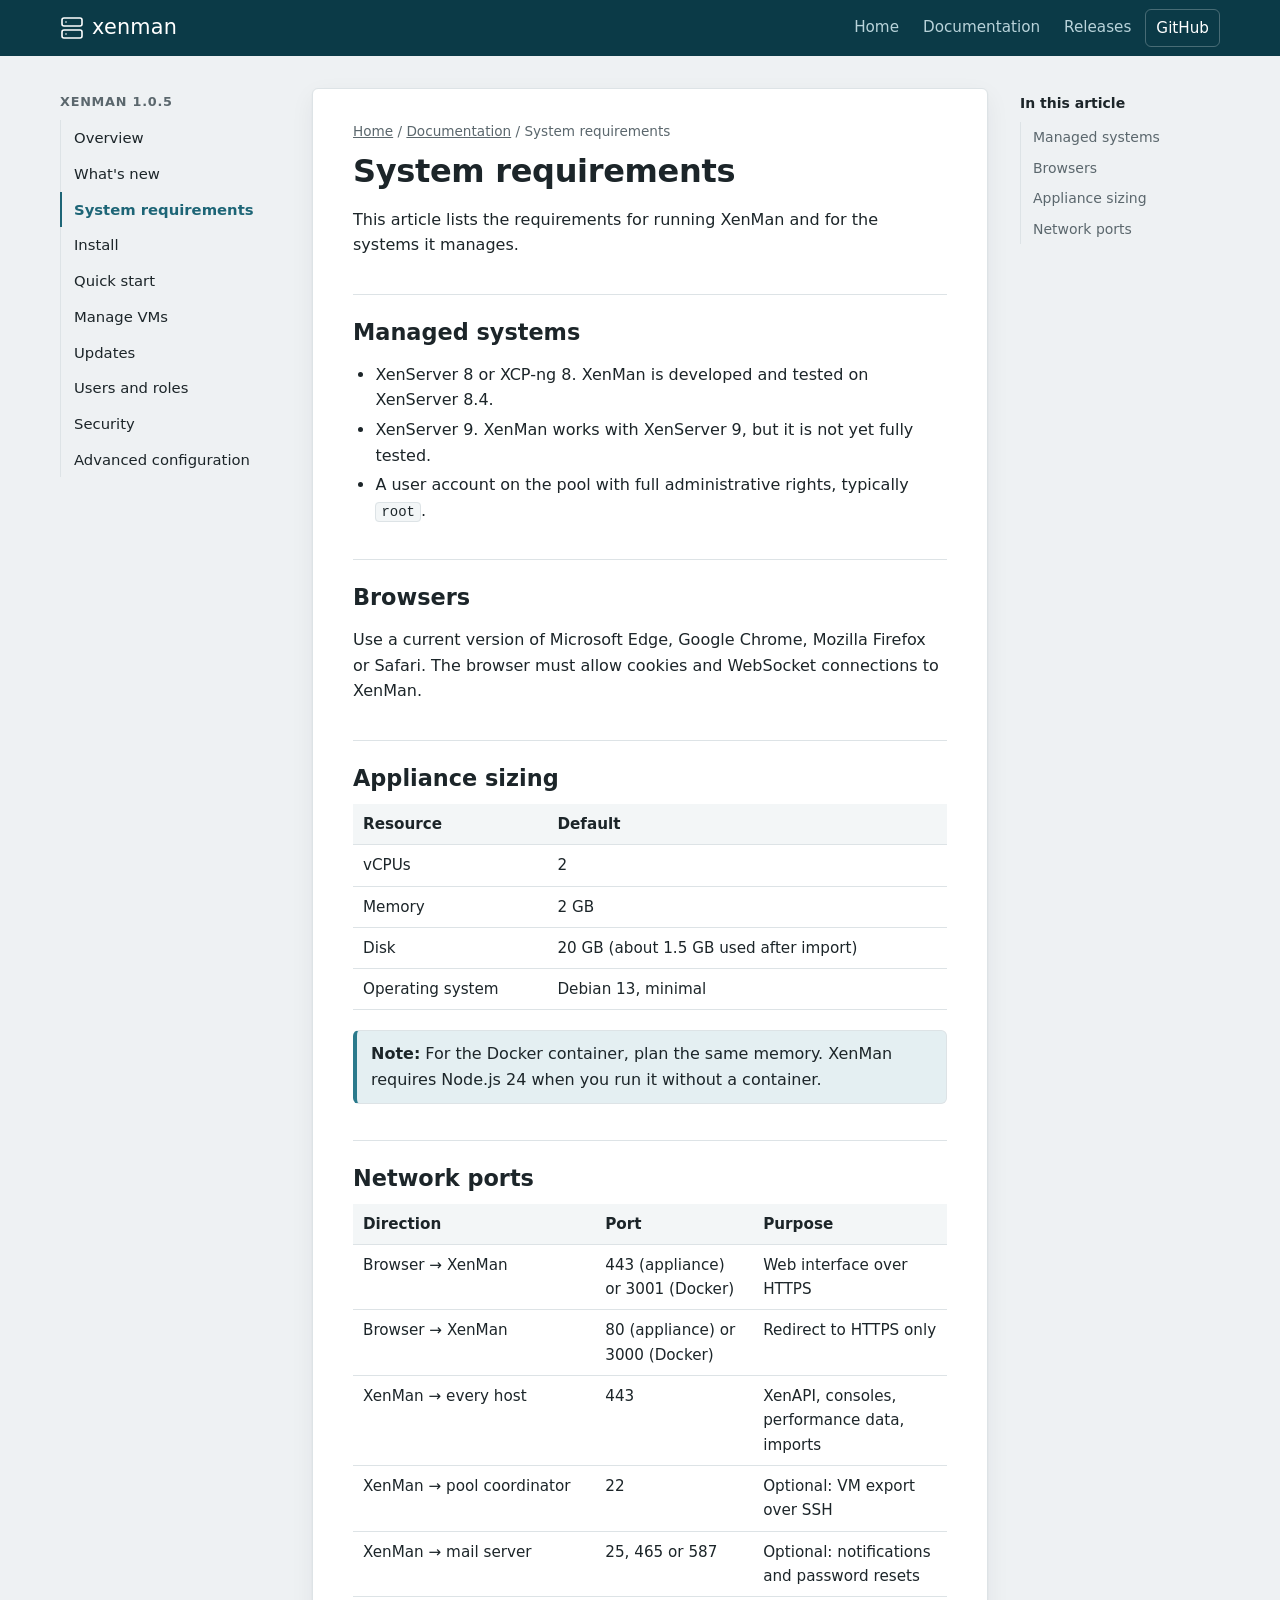
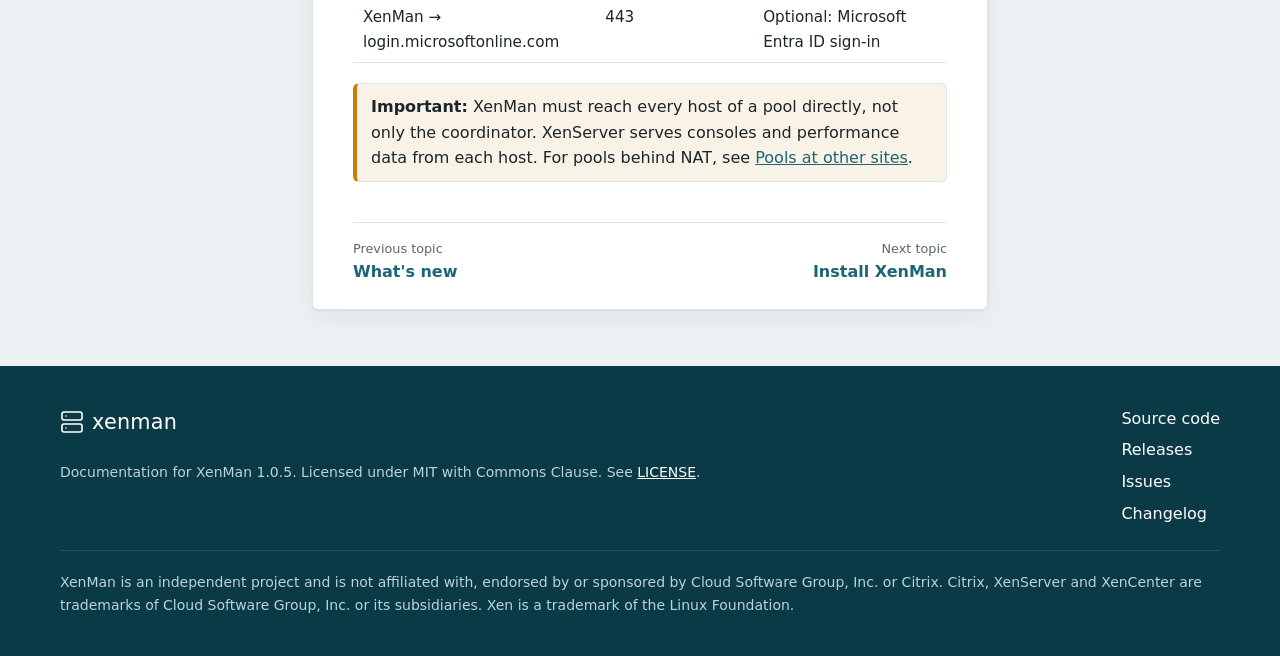
<file: docs/system-requirements.html>
<!doctype html>
<html lang="en">
<head>
  <meta charset="utf-8">
  <meta name="viewport" content="width=device-width, initial-scale=1">
  <title>System requirements | XenMan documentation</title>
  <meta name="description" content="Supported XenServer versions, browsers, appliance sizing and network ports.">
  <link rel="canonical" href="https://xenman-project.github.io/docs/system-requirements.html">
  <meta name="theme-color" content="#0b3a47">
  <link rel="icon" href="../favicon.svg" type="image/svg+xml">
  <link rel="stylesheet" href="../style.css">
  <link rel="stylesheet" href="docs.css">
</head>
<body class="docs">
  <header class="topbar">
    <div class="wrap topbar-inner">
      <a class="brand" href="../" aria-label="XenMan home"><svg class="logo" viewBox="0 0 24 24" aria-hidden="true"><rect x="2" y="2" width="20" height="8" rx="2"/><rect x="2" y="14" width="20" height="8" rx="2"/><line x1="6" y1="6" x2="6.01" y2="6"/><line x1="6" y1="18" x2="6.01" y2="18"/></svg><span>xenman</span></a>
      <nav class="nav" aria-label="Site">
        <a href="../">Home</a>
        <a href="./" aria-current="false">Documentation</a>
        <a href="https://github.com/xenman-project/xenman/releases">Releases</a>
        <a class="nav-github" href="https://github.com/xenman-project/xenman">GitHub</a>
      </nav>
    </div>
  </header>

  <div class="wrap doc-layout">
    <aside class="doc-nav">
      <details open>
        <summary>XenMan 1.0.5</summary>
        <ul>
          <li><a href="./">Overview</a></li>
          <li><a href="whats-new.html">What's new</a></li>
          <li><a href="system-requirements.html" aria-current="page">System requirements</a></li>
          <li><a href="install.html">Install</a></li>
          <li><a href="quick-start.html">Quick start</a></li>
          <li><a href="manage-vms.html">Manage VMs</a></li>
          <li><a href="updates.html">Updates</a></li>
          <li><a href="users-and-roles.html">Users and roles</a></li>
          <li><a href="security.html">Security</a></li>
          <li><a href="advanced.html">Advanced configuration</a></li>
        </ul>
      </details>
    </aside>

    <main class="doc-main" id="content">
      <p class="breadcrumbs"><a href="../">Home</a> / <a href="./">Documentation</a> / <span>System requirements</span></p>
      <h1>System requirements</h1>
      <p>This article lists the requirements for running XenMan and for the systems it manages.</p>

<h2 id="managed-systems">Managed systems</h2>
<ul>
  <li>XenServer 8 or XCP-ng 8. XenMan is developed and tested on XenServer 8.4.</li>
  <li>XenServer 9. XenMan works with XenServer 9, but it is not yet fully tested.</li>
  <li>A user account on the pool with full administrative rights, typically <code>root</code>.</li>
</ul>

<h2 id="browsers">Browsers</h2>
<p>Use a current version of Microsoft Edge, Google Chrome, Mozilla Firefox or Safari. The browser must allow cookies and WebSocket connections to XenMan.</p>

<h2 id="appliance-sizing">Appliance sizing</h2>
<table>
  <thead><tr><th>Resource</th><th>Default</th></tr></thead>
  <tbody>
    <tr><td>vCPUs</td><td>2</td></tr>
    <tr><td>Memory</td><td>2 GB</td></tr>
    <tr><td>Disk</td><td>20 GB (about 1.5 GB used after import)</td></tr>
    <tr><td>Operating system</td><td>Debian 13, minimal</td></tr>
  </tbody>
</table>
<p class="note"><strong>Note:</strong> For the Docker container, plan the same memory. XenMan requires Node.js 24 when you run it without a container.</p>

<h2 id="ports">Network ports</h2>
<table>
  <thead><tr><th>Direction</th><th>Port</th><th>Purpose</th></tr></thead>
  <tbody>
    <tr><td>Browser → XenMan</td><td>443 (appliance) or 3001 (Docker)</td><td>Web interface over HTTPS</td></tr>
    <tr><td>Browser → XenMan</td><td>80 (appliance) or 3000 (Docker)</td><td>Redirect to HTTPS only</td></tr>
    <tr><td>XenMan → every host</td><td>443</td><td>XenAPI, consoles, performance data, imports</td></tr>
    <tr><td>XenMan → pool coordinator</td><td>22</td><td>Optional: VM export over SSH</td></tr>
    <tr><td>XenMan → mail server</td><td>25, 465 or 587</td><td>Optional: notifications and password resets</td></tr>
    <tr><td>XenMan → login.microsoftonline.com</td><td>443</td><td>Optional: Microsoft Entra ID sign-in</td></tr>
  </tbody>
</table>
<p class="important"><strong>Important:</strong> XenMan must reach every host of a pool directly, not only the coordinator. XenServer serves consoles and performance data from each host. For pools behind NAT, see <a href="advanced.html#nat">Pools at other sites</a>.</p>
      <nav class="doc-pager" aria-label="Topic navigation">
        <a class="prev" href="whats-new.html"><span>Previous topic</span>What's new</a>
        <a class="next" href="install.html"><span>Next topic</span>Install XenMan</a>
      </nav>
    </main>

    <nav class="doc-toc" aria-label="In this article"><p class="doc-toc-title">In this article</p><ul><li><a href="#managed-systems">Managed systems</a></li><li><a href="#browsers">Browsers</a></li><li><a href="#appliance-sizing">Appliance sizing</a></li><li><a href="#ports">Network ports</a></li></ul></nav>
  </div>

  <footer class="footer">
    <div class="wrap footer-inner">
      <div>
        <a class="brand" href="../"><svg class="logo" viewBox="0 0 24 24" aria-hidden="true"><rect x="2" y="2" width="20" height="8" rx="2"/><rect x="2" y="14" width="20" height="8" rx="2"/><line x1="6" y1="6" x2="6.01" y2="6"/><line x1="6" y1="18" x2="6.01" y2="18"/></svg><span>xenman</span></a>
        <p class="small">Documentation for XenMan 1.0.5. Licensed under MIT with Commons Clause. See <a href="https://github.com/xenman-project/xenman/blob/main/LICENSE">LICENSE</a>.</p>
      </div>
      <nav class="footer-links" aria-label="Project links">
        <a href="https://github.com/xenman-project/xenman">Source code</a>
        <a href="https://github.com/xenman-project/xenman/releases">Releases</a>
        <a href="https://github.com/xenman-project/xenman/issues">Issues</a>
        <a href="https://github.com/xenman-project/xenman/blob/main/CHANGELOG.md">Changelog</a>
      </nav>
      <p class="small trademark">XenMan is an independent project and is not affiliated with, endorsed by or sponsored by Cloud Software Group, Inc. or Citrix. Citrix, XenServer and XenCenter are trademarks of Cloud Software Group, Inc. or its subsidiaries. Xen is a trademark of the Linux Foundation.</p>
    </div>
  </footer>
  <script>if (matchMedia("(max-width: 800px)").matches) document.querySelector(".doc-nav details").open = false;</script>
  <script src="docs.js" defer></script>
</body>
</html>
</file>
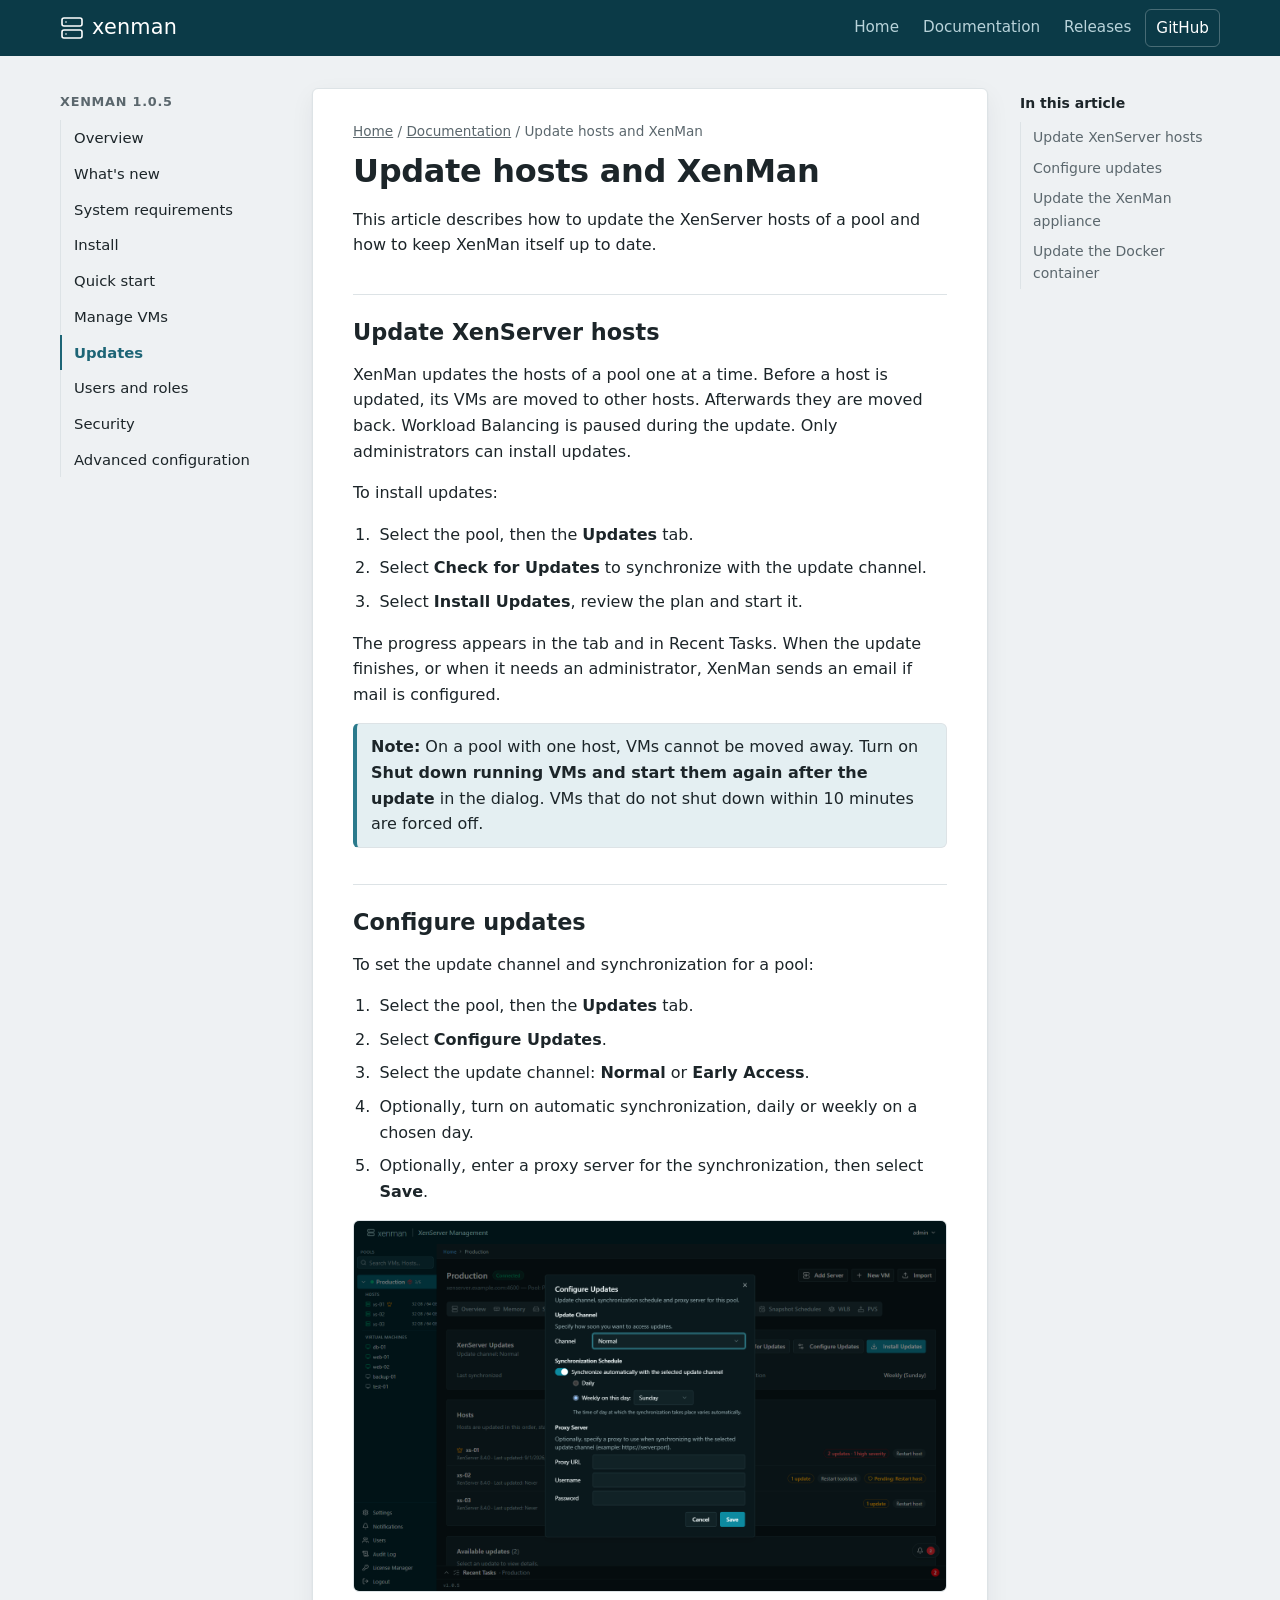
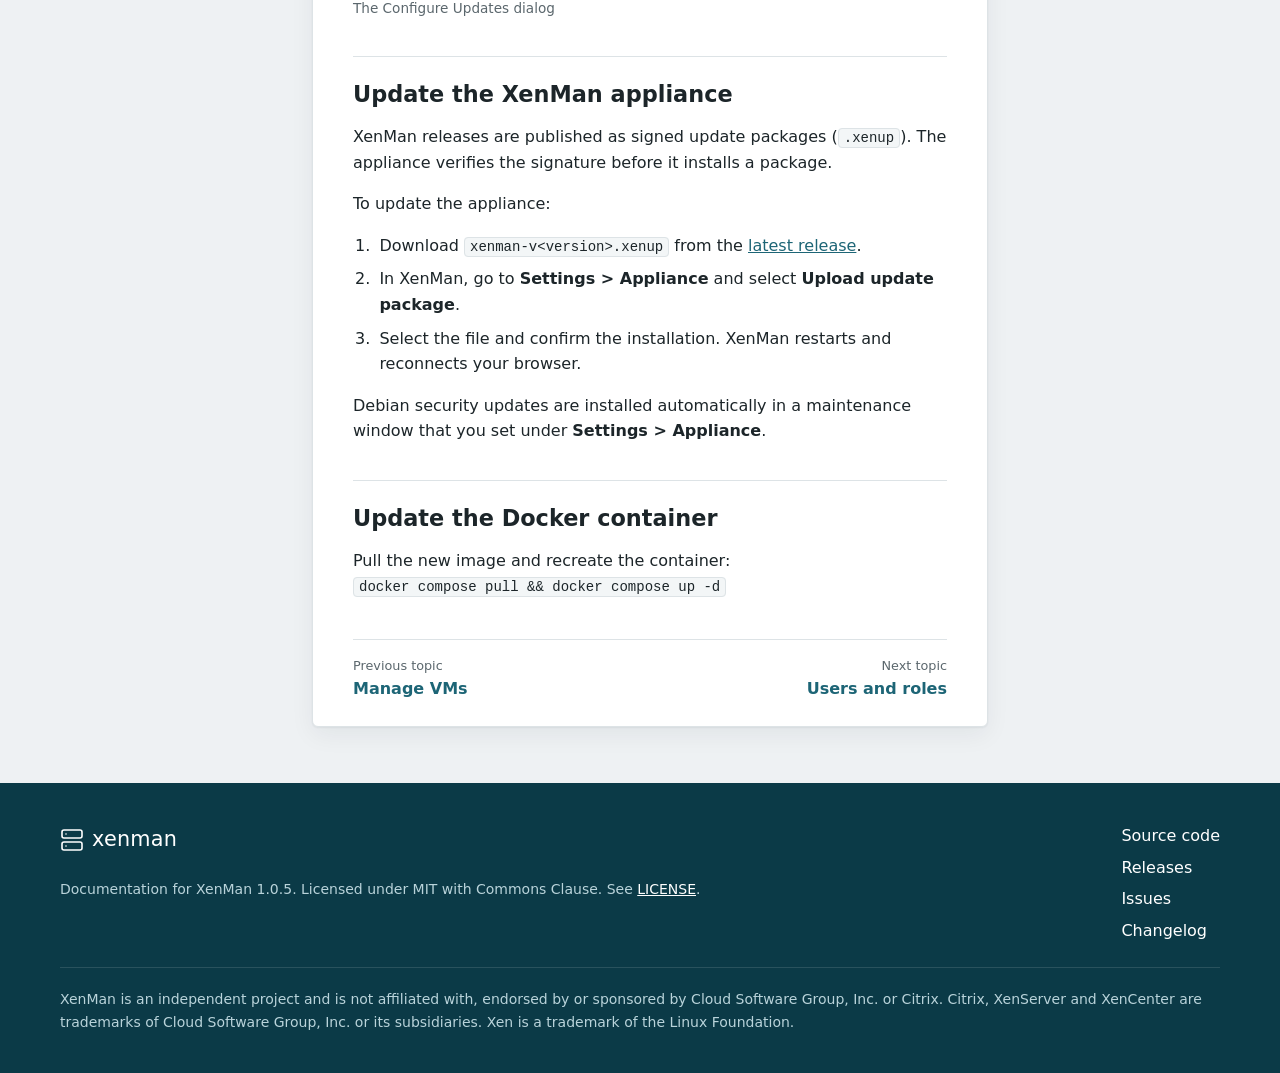
<file: docs/updates.html>
<!doctype html>
<html lang="en">
<head>
  <meta charset="utf-8">
  <meta name="viewport" content="width=device-width, initial-scale=1">
  <title>Update hosts and XenMan | XenMan documentation</title>
  <meta name="description" content="Install XenServer updates on a pool, configure the update channel and update XenMan itself.">
  <link rel="canonical" href="https://xenman-project.github.io/docs/updates.html">
  <meta name="theme-color" content="#0b3a47">
  <link rel="icon" href="../favicon.svg" type="image/svg+xml">
  <link rel="stylesheet" href="../style.css">
  <link rel="stylesheet" href="docs.css">
</head>
<body class="docs">
  <header class="topbar">
    <div class="wrap topbar-inner">
      <a class="brand" href="../" aria-label="XenMan home"><svg class="logo" viewBox="0 0 24 24" aria-hidden="true"><rect x="2" y="2" width="20" height="8" rx="2"/><rect x="2" y="14" width="20" height="8" rx="2"/><line x1="6" y1="6" x2="6.01" y2="6"/><line x1="6" y1="18" x2="6.01" y2="18"/></svg><span>xenman</span></a>
      <nav class="nav" aria-label="Site">
        <a href="../">Home</a>
        <a href="./" aria-current="false">Documentation</a>
        <a href="https://github.com/xenman-project/xenman/releases">Releases</a>
        <a class="nav-github" href="https://github.com/xenman-project/xenman">GitHub</a>
      </nav>
    </div>
  </header>

  <div class="wrap doc-layout">
    <aside class="doc-nav">
      <details open>
        <summary>XenMan 1.0.5</summary>
        <ul>
          <li><a href="./">Overview</a></li>
          <li><a href="whats-new.html">What's new</a></li>
          <li><a href="system-requirements.html">System requirements</a></li>
          <li><a href="install.html">Install</a></li>
          <li><a href="quick-start.html">Quick start</a></li>
          <li><a href="manage-vms.html">Manage VMs</a></li>
          <li><a href="updates.html" aria-current="page">Updates</a></li>
          <li><a href="users-and-roles.html">Users and roles</a></li>
          <li><a href="security.html">Security</a></li>
          <li><a href="advanced.html">Advanced configuration</a></li>
        </ul>
      </details>
    </aside>

    <main class="doc-main" id="content">
      <p class="breadcrumbs"><a href="../">Home</a> / <a href="./">Documentation</a> / <span>Update hosts and XenMan</span></p>
      <h1>Update hosts and XenMan</h1>
      <p>This article describes how to update the XenServer hosts of a pool and how to keep XenMan itself up to date.</p>

<h2 id="update-hosts">Update XenServer hosts</h2>
<p>XenMan updates the hosts of a pool one at a time. Before a host is updated, its VMs are moved to other hosts. Afterwards they are moved back. Workload Balancing is paused during the update. Only administrators can install updates.</p>
<p>To install updates:</p>
<ol class="steps">
  <li>Select the pool, then the <strong>Updates</strong> tab.</li>
  <li>Select <strong>Check for Updates</strong> to synchronize with the update channel.</li>
  <li>Select <strong>Install Updates</strong>, review the plan and start it.</li>
</ol>
<p>The progress appears in the tab and in Recent Tasks. When the update finishes, or when it needs an administrator, XenMan sends an email if mail is configured.</p>
<p class="note"><strong>Note:</strong> On a pool with one host, VMs cannot be moved away. Turn on <strong>Shut down running VMs and start them again after the update</strong> in the dialog. VMs that do not shut down within 10 minutes are forced off.</p>

<h2 id="configure-updates">Configure updates</h2>
<p>To set the update channel and synchronization for a pool:</p>
<ol class="steps">
  <li>Select the pool, then the <strong>Updates</strong> tab.</li>
  <li>Select <strong>Configure Updates</strong>.</li>
  <li>Select the update channel: <strong>Normal</strong> or <strong>Early Access</strong>.</li>
  <li>Optionally, turn on automatic synchronization, daily or weekly on a chosen day.</li>
  <li>Optionally, enter a proxy server for the synchronization, then select <strong>Save</strong>.</li>
</ol>
<figure><a class="zoom" href="img/configure-updates.png" title="Enlarge"><img src="img/configure-updates.png" alt="The Configure Updates dialog" loading="lazy"></a><figcaption>The Configure Updates dialog</figcaption></figure>

<h2 id="update-xenman">Update the XenMan appliance</h2>
<p>XenMan releases are published as signed update packages (<code>.xenup</code>). The appliance verifies the signature before it installs a package.</p>
<p>To update the appliance:</p>
<ol class="steps">
  <li>Download <code>xenman-v&lt;version&gt;.xenup</code> from the <a href="https://github.com/xenman-project/xenman/releases/latest">latest release</a>.</li>
  <li>In XenMan, go to <strong>Settings &gt; Appliance</strong> and select <strong>Upload update package</strong>.</li>
  <li>Select the file and confirm the installation. XenMan restarts and reconnects your browser.</li>
</ol>
<p>Debian security updates are installed automatically in a maintenance window that you set under <strong>Settings &gt; Appliance</strong>.</p>

<h2 id="update-docker">Update the Docker container</h2>
<p>Pull the new image and recreate the container:<br><code>docker compose pull &amp;&amp; docker compose up -d</code></p>
      <nav class="doc-pager" aria-label="Topic navigation">
        <a class="prev" href="manage-vms.html"><span>Previous topic</span>Manage VMs</a>
        <a class="next" href="users-and-roles.html"><span>Next topic</span>Users and roles</a>
      </nav>
    </main>

    <nav class="doc-toc" aria-label="In this article"><p class="doc-toc-title">In this article</p><ul><li><a href="#update-hosts">Update XenServer hosts</a></li><li><a href="#configure-updates">Configure updates</a></li><li><a href="#update-xenman">Update the XenMan appliance</a></li><li><a href="#update-docker">Update the Docker container</a></li></ul></nav>
  </div>

  <footer class="footer">
    <div class="wrap footer-inner">
      <div>
        <a class="brand" href="../"><svg class="logo" viewBox="0 0 24 24" aria-hidden="true"><rect x="2" y="2" width="20" height="8" rx="2"/><rect x="2" y="14" width="20" height="8" rx="2"/><line x1="6" y1="6" x2="6.01" y2="6"/><line x1="6" y1="18" x2="6.01" y2="18"/></svg><span>xenman</span></a>
        <p class="small">Documentation for XenMan 1.0.5. Licensed under MIT with Commons Clause. See <a href="https://github.com/xenman-project/xenman/blob/main/LICENSE">LICENSE</a>.</p>
      </div>
      <nav class="footer-links" aria-label="Project links">
        <a href="https://github.com/xenman-project/xenman">Source code</a>
        <a href="https://github.com/xenman-project/xenman/releases">Releases</a>
        <a href="https://github.com/xenman-project/xenman/issues">Issues</a>
        <a href="https://github.com/xenman-project/xenman/blob/main/CHANGELOG.md">Changelog</a>
      </nav>
      <p class="small trademark">XenMan is an independent project and is not affiliated with, endorsed by or sponsored by Cloud Software Group, Inc. or Citrix. Citrix, XenServer and XenCenter are trademarks of Cloud Software Group, Inc. or its subsidiaries. Xen is a trademark of the Linux Foundation.</p>
    </div>
  </footer>
  <script>if (matchMedia("(max-width: 800px)").matches) document.querySelector(".doc-nav details").open = false;</script>
  <script src="docs.js" defer></script>
</body>
</html>
</file>
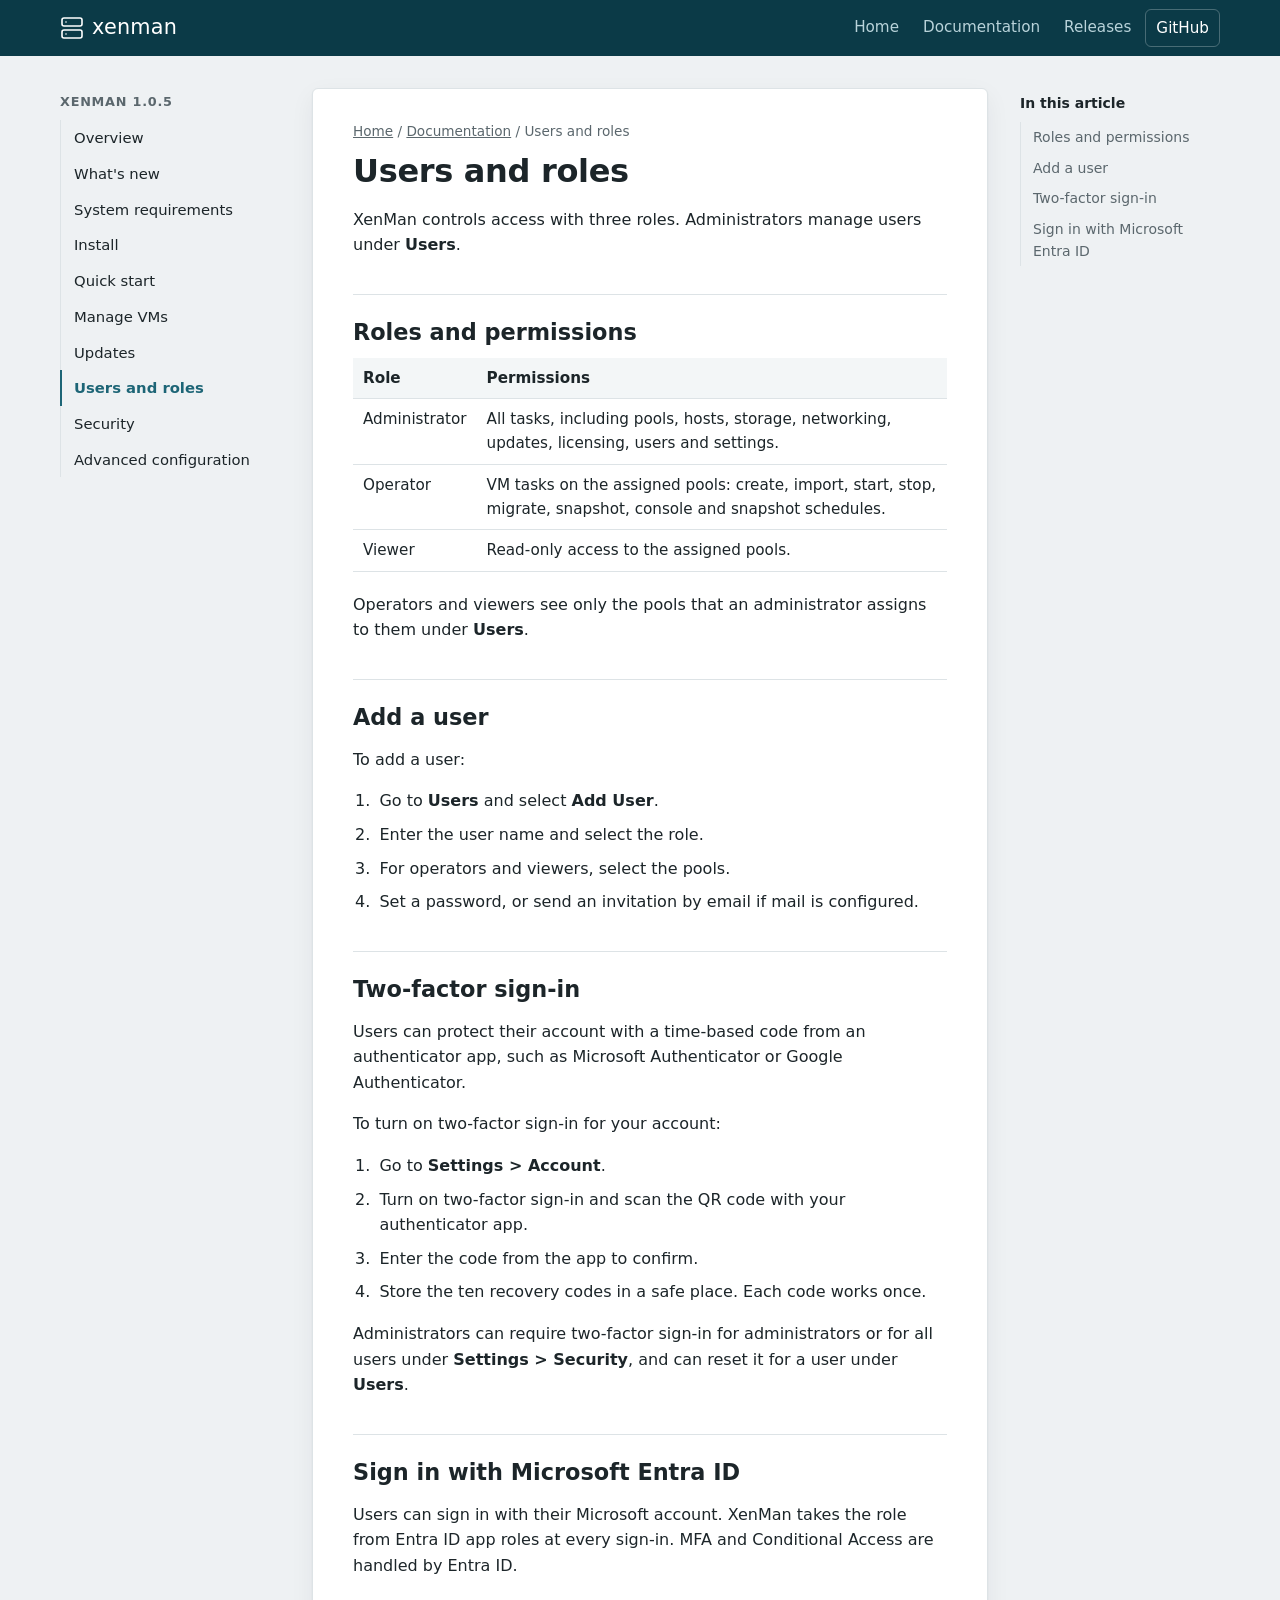
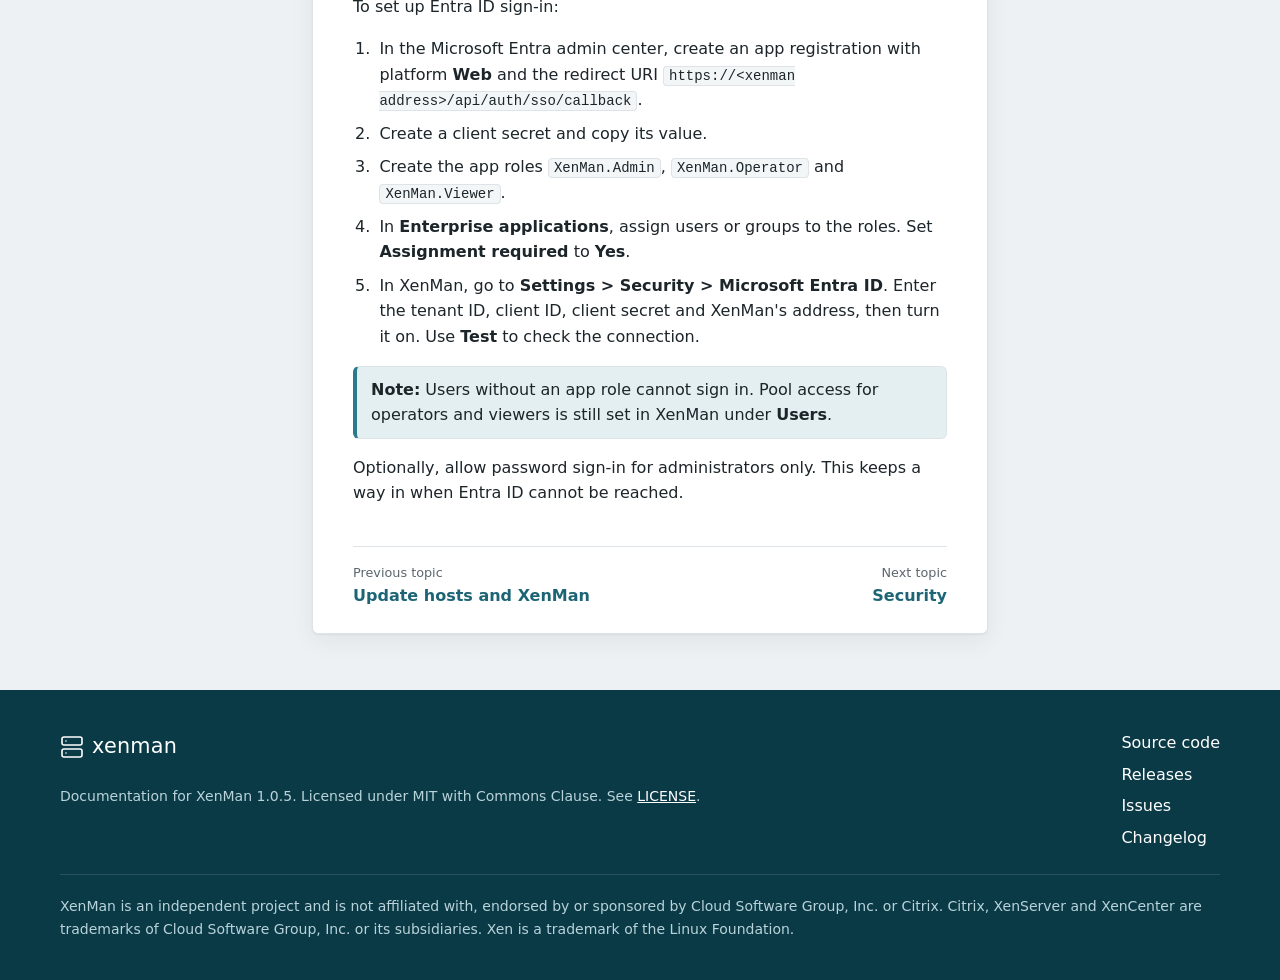
<file: docs/users-and-roles.html>
<!doctype html>
<html lang="en">
<head>
  <meta charset="utf-8">
  <meta name="viewport" content="width=device-width, initial-scale=1">
  <title>Users and roles | XenMan documentation</title>
  <meta name="description" content="Roles and permissions, pool access, two-factor sign-in and Microsoft Entra ID.">
  <link rel="canonical" href="https://xenman-project.github.io/docs/users-and-roles.html">
  <meta name="theme-color" content="#0b3a47">
  <link rel="icon" href="../favicon.svg" type="image/svg+xml">
  <link rel="stylesheet" href="../style.css">
  <link rel="stylesheet" href="docs.css">
</head>
<body class="docs">
  <header class="topbar">
    <div class="wrap topbar-inner">
      <a class="brand" href="../" aria-label="XenMan home"><svg class="logo" viewBox="0 0 24 24" aria-hidden="true"><rect x="2" y="2" width="20" height="8" rx="2"/><rect x="2" y="14" width="20" height="8" rx="2"/><line x1="6" y1="6" x2="6.01" y2="6"/><line x1="6" y1="18" x2="6.01" y2="18"/></svg><span>xenman</span></a>
      <nav class="nav" aria-label="Site">
        <a href="../">Home</a>
        <a href="./" aria-current="false">Documentation</a>
        <a href="https://github.com/xenman-project/xenman/releases">Releases</a>
        <a class="nav-github" href="https://github.com/xenman-project/xenman">GitHub</a>
      </nav>
    </div>
  </header>

  <div class="wrap doc-layout">
    <aside class="doc-nav">
      <details open>
        <summary>XenMan 1.0.5</summary>
        <ul>
          <li><a href="./">Overview</a></li>
          <li><a href="whats-new.html">What's new</a></li>
          <li><a href="system-requirements.html">System requirements</a></li>
          <li><a href="install.html">Install</a></li>
          <li><a href="quick-start.html">Quick start</a></li>
          <li><a href="manage-vms.html">Manage VMs</a></li>
          <li><a href="updates.html">Updates</a></li>
          <li><a href="users-and-roles.html" aria-current="page">Users and roles</a></li>
          <li><a href="security.html">Security</a></li>
          <li><a href="advanced.html">Advanced configuration</a></li>
        </ul>
      </details>
    </aside>

    <main class="doc-main" id="content">
      <p class="breadcrumbs"><a href="../">Home</a> / <a href="./">Documentation</a> / <span>Users and roles</span></p>
      <h1>Users and roles</h1>
      <p>XenMan controls access with three roles. Administrators manage users under <strong>Users</strong>.</p>

<h2 id="roles">Roles and permissions</h2>
<table>
  <thead><tr><th>Role</th><th>Permissions</th></tr></thead>
  <tbody>
    <tr><td>Administrator</td><td>All tasks, including pools, hosts, storage, networking, updates, licensing, users and settings.</td></tr>
    <tr><td>Operator</td><td>VM tasks on the assigned pools: create, import, start, stop, migrate, snapshot, console and snapshot schedules.</td></tr>
    <tr><td>Viewer</td><td>Read-only access to the assigned pools.</td></tr>
  </tbody>
</table>
<p>Operators and viewers see only the pools that an administrator assigns to them under <strong>Users</strong>.</p>

<h2 id="add-user">Add a user</h2>
<p>To add a user:</p>
<ol class="steps">
  <li>Go to <strong>Users</strong> and select <strong>Add User</strong>.</li>
  <li>Enter the user name and select the role.</li>
  <li>For operators and viewers, select the pools.</li>
  <li>Set a password, or send an invitation by email if mail is configured.</li>
</ol>

<h2 id="two-factor">Two-factor sign-in</h2>
<p>Users can protect their account with a time-based code from an authenticator app, such as Microsoft Authenticator or Google Authenticator.</p>
<p>To turn on two-factor sign-in for your account:</p>
<ol class="steps">
  <li>Go to <strong>Settings &gt; Account</strong>.</li>
  <li>Turn on two-factor sign-in and scan the QR code with your authenticator app.</li>
  <li>Enter the code from the app to confirm.</li>
  <li>Store the ten recovery codes in a safe place. Each code works once.</li>
</ol>
<p>Administrators can require two-factor sign-in for administrators or for all users under <strong>Settings &gt; Security</strong>, and can reset it for a user under <strong>Users</strong>.</p>

<h2 id="entra-id">Sign in with Microsoft Entra ID</h2>
<p>Users can sign in with their Microsoft account. XenMan takes the role from Entra ID app roles at every sign-in. MFA and Conditional Access are handled by Entra ID.</p>
<p>To set up Entra ID sign-in:</p>
<ol class="steps">
  <li>In the Microsoft Entra admin center, create an app registration with platform <strong>Web</strong> and the redirect URI <code>https://&lt;xenman address&gt;/api/auth/sso/callback</code>.</li>
  <li>Create a client secret and copy its value.</li>
  <li>Create the app roles <code>XenMan.Admin</code>, <code>XenMan.Operator</code> and <code>XenMan.Viewer</code>.</li>
  <li>In <strong>Enterprise applications</strong>, assign users or groups to the roles. Set <strong>Assignment required</strong> to <strong>Yes</strong>.</li>
  <li>In XenMan, go to <strong>Settings &gt; Security &gt; Microsoft Entra ID</strong>. Enter the tenant ID, client ID, client secret and XenMan's address, then turn it on. Use <strong>Test</strong> to check the connection.</li>
</ol>
<p class="note"><strong>Note:</strong> Users without an app role cannot sign in. Pool access for operators and viewers is still set in XenMan under <strong>Users</strong>.</p>
<p>Optionally, allow password sign-in for administrators only. This keeps a way in when Entra ID cannot be reached.</p>
      <nav class="doc-pager" aria-label="Topic navigation">
        <a class="prev" href="updates.html"><span>Previous topic</span>Update hosts and XenMan</a>
        <a class="next" href="security.html"><span>Next topic</span>Security</a>
      </nav>
    </main>

    <nav class="doc-toc" aria-label="In this article"><p class="doc-toc-title">In this article</p><ul><li><a href="#roles">Roles and permissions</a></li><li><a href="#add-user">Add a user</a></li><li><a href="#two-factor">Two-factor sign-in</a></li><li><a href="#entra-id">Sign in with Microsoft Entra ID</a></li></ul></nav>
  </div>

  <footer class="footer">
    <div class="wrap footer-inner">
      <div>
        <a class="brand" href="../"><svg class="logo" viewBox="0 0 24 24" aria-hidden="true"><rect x="2" y="2" width="20" height="8" rx="2"/><rect x="2" y="14" width="20" height="8" rx="2"/><line x1="6" y1="6" x2="6.01" y2="6"/><line x1="6" y1="18" x2="6.01" y2="18"/></svg><span>xenman</span></a>
        <p class="small">Documentation for XenMan 1.0.5. Licensed under MIT with Commons Clause. See <a href="https://github.com/xenman-project/xenman/blob/main/LICENSE">LICENSE</a>.</p>
      </div>
      <nav class="footer-links" aria-label="Project links">
        <a href="https://github.com/xenman-project/xenman">Source code</a>
        <a href="https://github.com/xenman-project/xenman/releases">Releases</a>
        <a href="https://github.com/xenman-project/xenman/issues">Issues</a>
        <a href="https://github.com/xenman-project/xenman/blob/main/CHANGELOG.md">Changelog</a>
      </nav>
      <p class="small trademark">XenMan is an independent project and is not affiliated with, endorsed by or sponsored by Cloud Software Group, Inc. or Citrix. Citrix, XenServer and XenCenter are trademarks of Cloud Software Group, Inc. or its subsidiaries. Xen is a trademark of the Linux Foundation.</p>
    </div>
  </footer>
  <script>if (matchMedia("(max-width: 800px)").matches) document.querySelector(".doc-nav details").open = false;</script>
  <script src="docs.js" defer></script>
</body>
</html>
</file>
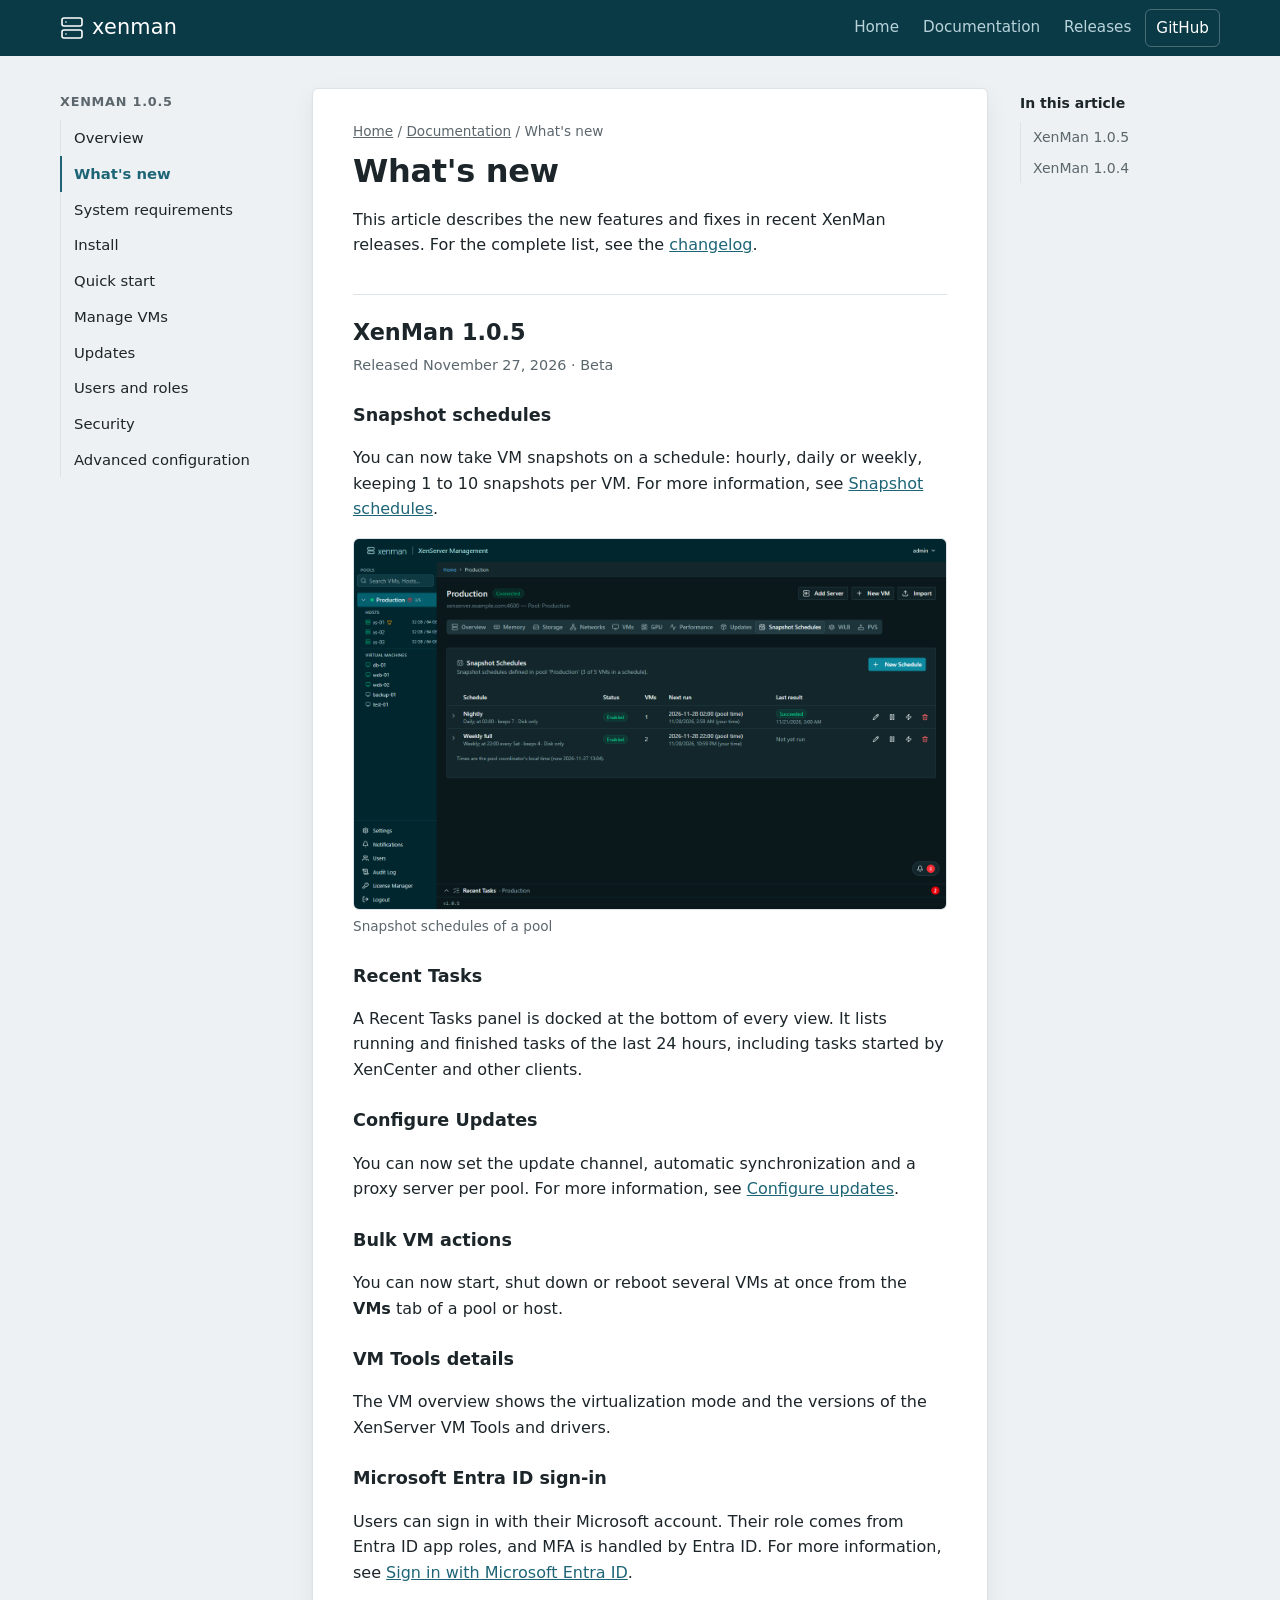
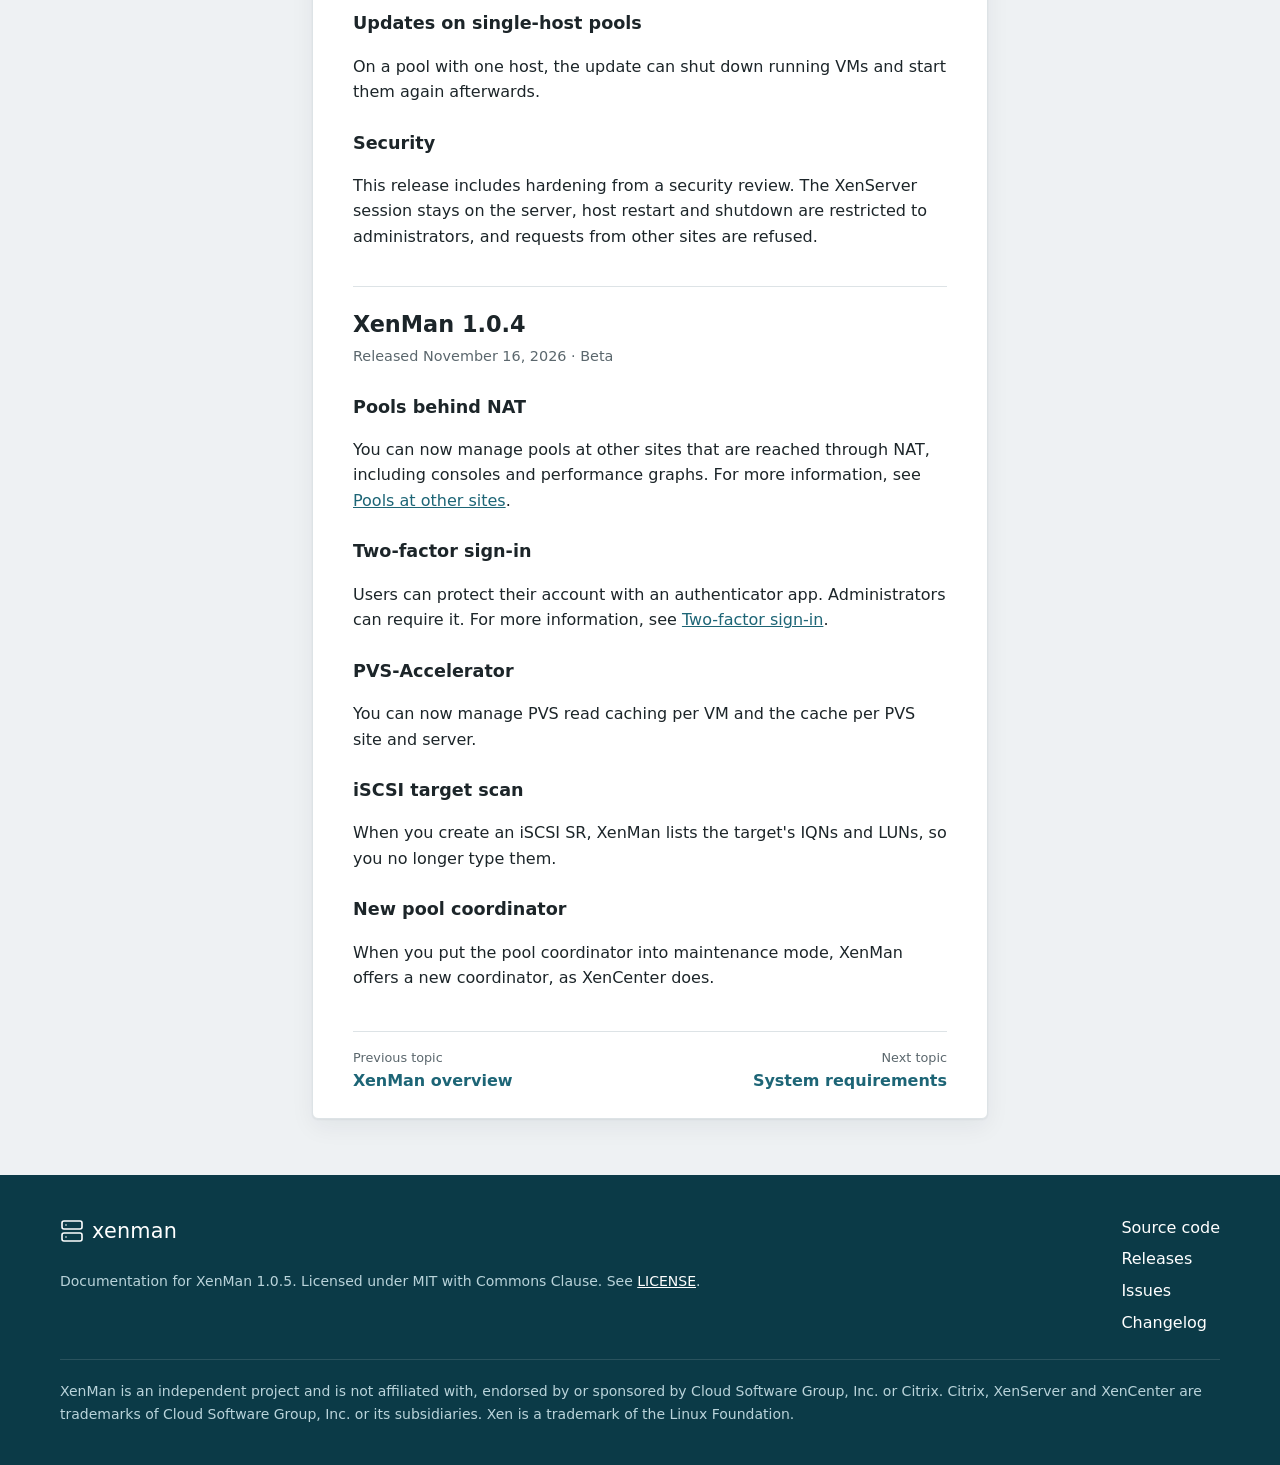
<file: docs/whats-new.html>
<!doctype html>
<html lang="en">
<head>
  <meta charset="utf-8">
  <meta name="viewport" content="width=device-width, initial-scale=1">
  <title>What's new | XenMan documentation</title>
  <meta name="description" content="New features and fixes in XenMan releases.">
  <link rel="canonical" href="https://xenman-project.github.io/docs/whats-new.html">
  <meta name="theme-color" content="#0b3a47">
  <link rel="icon" href="../favicon.svg" type="image/svg+xml">
  <link rel="stylesheet" href="../style.css">
  <link rel="stylesheet" href="docs.css">
</head>
<body class="docs">
  <header class="topbar">
    <div class="wrap topbar-inner">
      <a class="brand" href="../" aria-label="XenMan home"><svg class="logo" viewBox="0 0 24 24" aria-hidden="true"><rect x="2" y="2" width="20" height="8" rx="2"/><rect x="2" y="14" width="20" height="8" rx="2"/><line x1="6" y1="6" x2="6.01" y2="6"/><line x1="6" y1="18" x2="6.01" y2="18"/></svg><span>xenman</span></a>
      <nav class="nav" aria-label="Site">
        <a href="../">Home</a>
        <a href="./" aria-current="false">Documentation</a>
        <a href="https://github.com/xenman-project/xenman/releases">Releases</a>
        <a class="nav-github" href="https://github.com/xenman-project/xenman">GitHub</a>
      </nav>
    </div>
  </header>

  <div class="wrap doc-layout">
    <aside class="doc-nav">
      <details open>
        <summary>XenMan 1.0.5</summary>
        <ul>
          <li><a href="./">Overview</a></li>
          <li><a href="whats-new.html" aria-current="page">What's new</a></li>
          <li><a href="system-requirements.html">System requirements</a></li>
          <li><a href="install.html">Install</a></li>
          <li><a href="quick-start.html">Quick start</a></li>
          <li><a href="manage-vms.html">Manage VMs</a></li>
          <li><a href="updates.html">Updates</a></li>
          <li><a href="users-and-roles.html">Users and roles</a></li>
          <li><a href="security.html">Security</a></li>
          <li><a href="advanced.html">Advanced configuration</a></li>
        </ul>
      </details>
    </aside>

    <main class="doc-main" id="content">
      <p class="breadcrumbs"><a href="../">Home</a> / <a href="./">Documentation</a> / <span>What's new</span></p>
      <h1>What's new</h1>
      <p>This article describes the new features and fixes in recent XenMan releases. For the complete list, see the <a href="https://github.com/xenman-project/xenman/blob/main/CHANGELOG.md">changelog</a>.</p>

<h2 id="v1-0-5">XenMan 1.0.5</h2>
<p class="meta">Released November 27, 2026 · Beta</p>

<h3 id="snapshot-schedules">Snapshot schedules</h3>
<p>You can now take VM snapshots on a schedule: hourly, daily or weekly, keeping 1 to 10 snapshots per VM. For more information, see <a href="manage-vms.html#snapshot-schedules">Snapshot schedules</a>.</p>
<figure><a class="zoom" href="img/snapshot-schedules.png" title="Enlarge"><img src="img/snapshot-schedules.png" alt="Snapshot schedules of a pool" loading="lazy"></a><figcaption>Snapshot schedules of a pool</figcaption></figure>

<h3 id="recent-tasks">Recent Tasks</h3>
<p>A Recent Tasks panel is docked at the bottom of every view. It lists running and finished tasks of the last 24 hours, including tasks started by XenCenter and other clients.</p>

<h3 id="configure-updates">Configure Updates</h3>
<p>You can now set the update channel, automatic synchronization and a proxy server per pool. For more information, see <a href="updates.html#configure-updates">Configure updates</a>.</p>

<h3 id="bulk-vm-actions">Bulk VM actions</h3>
<p>You can now start, shut down or reboot several VMs at once from the <strong>VMs</strong> tab of a pool or host.</p>

<h3 id="vm-tools">VM Tools details</h3>
<p>The VM overview shows the virtualization mode and the versions of the XenServer VM Tools and drivers.</p>

<h3 id="entra-id">Microsoft Entra ID sign-in</h3>
<p>Users can sign in with their Microsoft account. Their role comes from Entra ID app roles, and MFA is handled by Entra ID. For more information, see <a href="users-and-roles.html#entra-id">Sign in with Microsoft Entra ID</a>.</p>

<h3 id="single-host-updates">Updates on single-host pools</h3>
<p>On a pool with one host, the update can shut down running VMs and start them again afterwards.</p>

<h3 id="security-1-0-5">Security</h3>
<p>This release includes hardening from a security review. The XenServer session stays on the server, host restart and shutdown are restricted to administrators, and requests from other sites are refused.</p>

<h2 id="v1-0-4">XenMan 1.0.4</h2>
<p class="meta">Released November 16, 2026 · Beta</p>
<h3 id="nat">Pools behind NAT</h3>
<p>You can now manage pools at other sites that are reached through NAT, including consoles and performance graphs. For more information, see <a href="advanced.html#nat">Pools at other sites</a>.</p>
<h3 id="two-factor">Two-factor sign-in</h3>
<p>Users can protect their account with an authenticator app. Administrators can require it. For more information, see <a href="users-and-roles.html#two-factor">Two-factor sign-in</a>.</p>
<h3 id="pvs">PVS-Accelerator</h3>
<p>You can now manage PVS read caching per VM and the cache per PVS site and server.</p>
<h3 id="iscsi-scan">iSCSI target scan</h3>
<p>When you create an iSCSI SR, XenMan lists the target's IQNs and LUNs, so you no longer type them.</p>
<h3 id="new-coordinator">New pool coordinator</h3>
<p>When you put the pool coordinator into maintenance mode, XenMan offers a new coordinator, as XenCenter does.</p>
      <nav class="doc-pager" aria-label="Topic navigation">
        <a class="prev" href="./"><span>Previous topic</span>XenMan overview</a>
        <a class="next" href="system-requirements.html"><span>Next topic</span>System requirements</a>
      </nav>
    </main>

    <nav class="doc-toc" aria-label="In this article"><p class="doc-toc-title">In this article</p><ul><li><a href="#v1-0-5">XenMan 1.0.5</a></li><li><a href="#v1-0-4">XenMan 1.0.4</a></li></ul></nav>
  </div>

  <footer class="footer">
    <div class="wrap footer-inner">
      <div>
        <a class="brand" href="../"><svg class="logo" viewBox="0 0 24 24" aria-hidden="true"><rect x="2" y="2" width="20" height="8" rx="2"/><rect x="2" y="14" width="20" height="8" rx="2"/><line x1="6" y1="6" x2="6.01" y2="6"/><line x1="6" y1="18" x2="6.01" y2="18"/></svg><span>xenman</span></a>
        <p class="small">Documentation for XenMan 1.0.5. Licensed under MIT with Commons Clause. See <a href="https://github.com/xenman-project/xenman/blob/main/LICENSE">LICENSE</a>.</p>
      </div>
      <nav class="footer-links" aria-label="Project links">
        <a href="https://github.com/xenman-project/xenman">Source code</a>
        <a href="https://github.com/xenman-project/xenman/releases">Releases</a>
        <a href="https://github.com/xenman-project/xenman/issues">Issues</a>
        <a href="https://github.com/xenman-project/xenman/blob/main/CHANGELOG.md">Changelog</a>
      </nav>
      <p class="small trademark">XenMan is an independent project and is not affiliated with, endorsed by or sponsored by Cloud Software Group, Inc. or Citrix. Citrix, XenServer and XenCenter are trademarks of Cloud Software Group, Inc. or its subsidiaries. Xen is a trademark of the Linux Foundation.</p>
    </div>
  </footer>
  <script>if (matchMedia("(max-width: 800px)").matches) document.querySelector(".doc-nav details").open = false;</script>
  <script src="docs.js" defer></script>
</body>
</html>
</file>
<file: style.css>
/* The look of XenMan: petrol for the frame and the primary action,
   a cool grey canvas the white cards sit on, small radii. */
:root {
  --petrol-900: #0b3a47;
  --petrol-800: #0f4857;
  --petrol-600: #1d6576;
  --petrol-500: #2a7a8c;
  --petrol-100: #e4eff2;
  --canvas: #eef1f3;
  --card: #ffffff;
  --text: #1c2529;
  --muted: #5b676d;
  --border: #dde3e6;
  --code-bg: #f3f6f7;
  --on-petrol: #ffffff;
  --on-petrol-muted: #b9d3da;
  --button: #1d6576;
  --button-hover: #2a7a8c;
  --shadow: 0 1px 2px rgb(16 40 48 / 6%), 0 8px 24px rgb(16 40 48 / 6%);
  --radius: 6px;
  color-scheme: light;
}

@media (prefers-color-scheme: dark) {
  :root {
    --petrol-100: #133943;
    --petrol-500: #5fb3c6;
    --petrol-600: #4aa3b7;
    --canvas: #0f1517;
    --card: #172024;
    --text: #e3eaec;
    --muted: #97a6ab;
    --border: #26343a;
    --code-bg: #10181b;
    --shadow: 0 1px 2px rgb(0 0 0 / 30%), 0 8px 24px rgb(0 0 0 / 25%);
    --button: #2a7a8c;
    --button-hover: #1d6576;
    color-scheme: dark;
  }
}

* { box-sizing: border-box; }

html { scroll-behavior: smooth; scroll-padding-top: 72px; }

body {
  margin: 0;
  font-family: "Segoe UI", system-ui, -apple-system, Roboto, "Helvetica Neue", Arial, sans-serif;
  font-size: 16px;
  line-height: 1.6;
  color: var(--text);
  background: var(--canvas);
}

img { max-width: 100%; height: auto; display: block; }

a { color: var(--petrol-600); }

code, pre { font-family: ui-monospace, "Cascadia Code", Consolas, monospace; font-size: 0.875em; }

:not(pre) > code {
  background: var(--code-bg);
  border: 1px solid var(--border);
  border-radius: 4px;
  padding: 0.05em 0.35em;
}

.wrap { width: min(1160px, 100% - 32px); margin-inline: auto; }

/* Top bar */
.topbar {
  position: sticky;
  top: 0;
  z-index: 10;
  background: var(--petrol-900);
  color: var(--on-petrol);
}

.topbar-inner { display: flex; align-items: center; justify-content: space-between; gap: 16px; min-height: 56px; }

.brand {
  display: inline-flex;
  align-items: center;
  gap: 8px;
  color: inherit;
  text-decoration: none;
  font-size: 1.3rem;
  font-weight: 400;
  letter-spacing: 0.01em;
}

.logo {
  width: 24px;
  height: 24px;
  fill: none;
  stroke: currentColor;
  stroke-width: 1.6;
  stroke-linecap: round;
  stroke-linejoin: round;
}

.nav { display: flex; gap: 4px; flex-wrap: wrap; justify-content: flex-end; }

.nav a {
  color: var(--on-petrol-muted);
  text-decoration: none;
  padding: 6px 10px;
  border-radius: var(--radius);
  font-size: 0.95rem;
}

.nav a:hover, .nav a:focus-visible { color: var(--on-petrol); background: rgb(255 255 255 / 8%); }

.nav .nav-github { color: var(--on-petrol); border: 1px solid rgb(255 255 255 / 25%); }

/* Hero */
.hero {
  background: linear-gradient(180deg, var(--petrol-900) 0%, var(--petrol-800) 100%);
  color: var(--on-petrol);
  padding: 64px 0 72px;
}

.hero-inner { display: grid; grid-template-columns: 5fr 7fr; gap: 48px; align-items: center; }

.eyebrow {
  margin: 0 0 12px;
  color: var(--on-petrol-muted);
  text-transform: uppercase;
  letter-spacing: 0.08em;
  font-size: 0.8rem;
  font-weight: 600;
}

h1 { font-size: clamp(2rem, 4vw, 2.9rem); line-height: 1.15; margin: 0 0 16px; font-weight: 600; letter-spacing: -0.01em; }

.lead { font-size: 1.1rem; color: #d6e6ea; margin: 0 0 28px; }

.hero-note { color: var(--on-petrol-muted); font-size: 0.9rem; margin: 16px 0 0; }

.cta { display: flex; gap: 12px; flex-wrap: wrap; }

.hero-shot { margin: 0; }

.hero-shot img {
  border-radius: 8px;
  box-shadow: 0 20px 60px rgb(0 0 0 / 35%);
  border: 1px solid rgb(255 255 255 / 12%);
}

/* Buttons */
.button {
  display: inline-flex;
  align-items: center;
  justify-content: center;
  min-height: 42px;
  padding: 0 18px;
  border-radius: var(--radius);
  font-weight: 600;
  font-size: 0.95rem;
  text-decoration: none;
  border: 1px solid transparent;
  transition: background 0.15s, border-color 0.15s;
}

.button.primary { background: var(--button); color: #fff; }
.button.primary:hover { background: var(--button-hover); }
.button.secondary { border-color: var(--border); color: var(--text); background: var(--card); }
.button.secondary:hover { border-color: var(--petrol-500); }

.hero .button.primary { background: #ffffff; color: var(--petrol-900); }
.hero .button.primary:hover { background: #e4eff2; }
.hero .button.secondary { background: transparent; color: #fff; border-color: rgb(255 255 255 / 35%); }
.hero .button.secondary:hover { border-color: #fff; }

/* Release candidate */
.rc { display: flex; align-items: center; gap: 12px; flex-wrap: wrap; margin: 14px 0 0; }
.rc[hidden] { display: none; }

.hero .button.rc-button {
  min-height: 36px;
  padding: 0 14px;
  font-size: 0.875rem;
  color: #fff;
  border: 1px dashed rgb(255 255 255 / 40%);
  background: transparent;
  gap: 8px;
}

.hero .button.rc-button:hover { border-color: #fff; border-style: solid; }

.rc-tag {
  background: #f0b429;
  color: #3a2a00;
  border-radius: 999px;
  padding: 1px 8px;
  font-size: 0.7rem;
  font-weight: 700;
  text-transform: uppercase;
  letter-spacing: 0.05em;
}

.rc-note { color: var(--on-petrol-muted); font-size: 0.85rem; }

/* Sections */
.section { padding: 72px 0; }
.section.alt { background: var(--card); border-block: 1px solid var(--border); }

h2 { font-size: clamp(1.5rem, 3vw, 2rem); line-height: 1.2; margin: 0 0 8px; font-weight: 600; }
h3 { font-size: 1.05rem; margin: 0 0 6px; font-weight: 600; }

.section-lead { color: var(--muted); margin: 0 0 32px; max-width: 680px; font-size: 1.05rem; }

.features { display: grid; grid-template-columns: repeat(3, 1fr); gap: 16px; }

.feature, .card {
  background: var(--card);
  border: 1px solid var(--border);
  border-radius: var(--radius);
  padding: 20px 22px;
  box-shadow: var(--shadow);
}

.section.alt .card { background: var(--canvas); box-shadow: none; }

.feature h3 { color: var(--petrol-600); }
.feature p, .card p { margin: 0; color: var(--muted); }
.card p + p, .card p + pre, .card pre + p { margin-top: 12px; }

/* Gallery */
.gallery { display: grid; grid-template-columns: repeat(3, 1fr); gap: 20px; }

.gallery figure, .dark-shot { margin: 0; }

.gallery img, .dark-shot img {
  border-radius: var(--radius);
  border: 1px solid var(--border);
  box-shadow: var(--shadow);
  transition: transform 0.15s;
}

.gallery a:hover img, .dark-shot a:hover img { transform: translateY(-2px); }

figcaption { color: var(--muted); font-size: 0.9rem; margin-top: 8px; }

.dark-shot { margin-top: 32px; max-width: 760px; margin-inline: auto; text-align: center; }

/* Split sections */
.split { display: grid; grid-template-columns: 7fr 5fr; gap: 48px; align-items: start; }
.split > div > p { color: var(--muted); }

.tags { list-style: none; padding: 0; margin: 12px 0 0; display: flex; flex-wrap: wrap; gap: 8px; }

.tags li {
  background: var(--petrol-100);
  color: var(--text);
  border-radius: 999px;
  padding: 4px 12px;
  font-size: 0.875rem;
}

.list { margin: 8px 0 16px; padding-left: 18px; color: var(--muted); }

/* Install */
.install { display: grid; grid-template-columns: repeat(3, 1fr); gap: 20px; align-items: stretch; }

.install .card { display: flex; flex-direction: column; }
.install .card .button { margin-top: auto; align-self: flex-start; }
.install .card .small { margin-bottom: 20px; }
.install .card pre:last-of-type + .button { margin-top: 20px; }

pre {
  background: var(--petrol-900);
  color: #e3f0f3;
  border-radius: var(--radius);
  padding: 12px 14px;
  overflow-x: auto;
  line-height: 1.5;
  margin: 12px 0 0;
}

.small { font-size: 0.875rem; }

/* Footer */
.footer { background: var(--petrol-900); color: var(--on-petrol-muted); padding: 40px 0; }
.footer a { color: #ffffff; }
.footer .brand { color: #fff; margin-bottom: 8px; }
.footer-inner { display: grid; grid-template-columns: 1fr auto; gap: 24px 48px; }
.footer-links { display: flex; flex-direction: column; gap: 6px; }
.footer-links a { text-decoration: none; }
.footer-links a:hover { text-decoration: underline; }
.trademark { grid-column: 1 / -1; border-top: 1px solid rgb(255 255 255 / 12%); padding-top: 20px; margin: 0; }

/* Grid items may shrink below their content, long code lines scroll inside their block. */
.hero-inner > *, .split > *, .features > *, .gallery > *, .install > * { min-width: 0; }

/* Smaller screens */
@media (max-width: 960px) {
  .hero-inner, .split { grid-template-columns: 1fr; gap: 32px; }
  .features, .gallery, .install { grid-template-columns: repeat(2, 1fr); }
}

@media (max-width: 640px) {
  .nav a:not(.nav-github) { display: none; }
  .hero { padding: 40px 0 48px; }
  .section { padding: 48px 0; }
  .features, .gallery, .install { grid-template-columns: 1fr; }
  .footer-inner { grid-template-columns: 1fr; }
}
</file>
<file: docs/docs.css>
/* The documentation: navigation left, the article on a card, "In this article"
   right -- on top of the site's style.css (colours, top bar, footer). */

.docs .nav a[aria-current="page"] { color: var(--on-petrol); background: rgb(255 255 255 / 12%); }

.doc-layout {
  display: grid;
  grid-template-columns: 220px minmax(0, 1fr) 200px;
  gap: 32px;
  align-items: start;
  padding: 32px 0 56px;
}

/* Navigation */
.doc-nav { position: sticky; top: 72px; }
.doc-nav summary {
  font-weight: 600; font-size: 0.8rem; letter-spacing: 0.06em; text-transform: uppercase;
  color: var(--muted); cursor: pointer; padding: 4px 0 8px; list-style: none;
}
.doc-nav summary::-webkit-details-marker { display: none; }
.doc-nav ul { list-style: none; margin: 0; padding: 0; border-left: 1px solid var(--border); }
.doc-nav a {
  display: block; padding: 6px 12px; margin-left: -1px; border-left: 2px solid transparent;
  color: var(--text); text-decoration: none; font-size: 0.925rem;
}
.doc-nav a:hover { color: var(--petrol-600); }
.doc-nav a[aria-current="page"] { border-left-color: var(--petrol-600); color: var(--petrol-600); font-weight: 600; }

/* Article */
.doc-main {
  background: var(--card); border: 1px solid var(--border); border-radius: var(--radius);
  box-shadow: var(--shadow); padding: 32px 40px 24px; min-width: 0;
}
.breadcrumbs { margin: 0 0 8px; font-size: 0.85rem; color: var(--muted); }
.breadcrumbs a { color: var(--muted); }
.doc-main h1 { font-size: 2rem; line-height: 1.25; margin: 0 0 16px; }
.doc-main h2 { font-size: 1.4rem; margin: 36px 0 12px; padding-top: 4px; border-top: 1px solid var(--border); padding-top: 24px; }
.doc-main h3 { font-size: 1.1rem; margin: 24px 0 8px; }
.doc-main p, .doc-main li { max-width: 72ch; }
.doc-main ul, .doc-main ol { padding-left: 1.4em; }
.doc-main li { margin: 4px 0; }
.doc-main code { background: var(--code-bg); border: 1px solid var(--border); border-radius: 4px; padding: 1px 5px; overflow-wrap: anywhere; }
.doc-main .meta { color: var(--muted); font-size: 0.9rem; margin-top: -4px; }

ol.steps li { margin: 8px 0; padding-left: 4px; }

.note, .important {
  border: 1px solid var(--border); border-left: 4px solid var(--petrol-500);
  background: var(--petrol-100); border-radius: var(--radius); padding: 10px 14px; margin: 16px 0;
}
.important { border-left-color: #c77d0a; background: color-mix(in srgb, #c77d0a 10%, var(--card)); }

.doc-main table { border-collapse: collapse; width: 100%; margin: 12px 0 20px; font-size: 0.95rem; }
.doc-main th, .doc-main td { text-align: left; vertical-align: top; padding: 8px 10px; border-bottom: 1px solid var(--border); }
.doc-main th { background: var(--code-bg); font-weight: 600; }

.doc-main figure { margin: 16px 0 24px; }
.doc-main figure img { border: 1px solid var(--border); border-radius: var(--radius); }
.doc-main figcaption { font-size: 0.85rem; color: var(--muted); margin-top: 6px; }

/* Previous and next topic */
.doc-pager { display: flex; justify-content: space-between; gap: 16px; margin-top: 40px; padding-top: 16px; border-top: 1px solid var(--border); }
.doc-pager a { text-decoration: none; display: flex; flex-direction: column; font-weight: 600; }
.doc-pager a span { font-size: 0.8rem; font-weight: 400; color: var(--muted); }
.doc-pager .next { text-align: right; margin-left: auto; }

/* In this article */
.doc-toc { position: sticky; top: 72px; font-size: 0.875rem; }
.doc-toc-title { font-weight: 600; margin: 4px 0 8px; }
.doc-toc ul { list-style: none; margin: 0; padding: 0; border-left: 1px solid var(--border); }
.doc-toc a { display: block; padding: 4px 12px; color: var(--muted); text-decoration: none; }
.doc-toc a:hover { color: var(--petrol-600); }

@media (max-width: 1100px) {
  .doc-layout { grid-template-columns: 200px minmax(0, 1fr); }
  .doc-toc { display: none; }
}

@media (max-width: 800px) {
  .doc-layout { grid-template-columns: minmax(0, 1fr); gap: 16px; padding-top: 16px; }
  .doc-nav { position: static; }
  .doc-nav details { background: var(--card); border: 1px solid var(--border); border-radius: var(--radius); padding: 8px 12px; }
  .doc-nav summary { padding: 4px 0; }
  .doc-nav summary::after { content: " ▾"; }
  .doc-main { padding: 20px 16px; }
  .doc-main h1 { font-size: 1.6rem; }
  .doc-main table { display: block; overflow-x: auto; }
}

/* Screenshots: click to enlarge (docs.js) */
.doc-main a.zoom { display: block; cursor: zoom-in; }
.doc-main a.zoom img { transition: box-shadow 0.15s; }
.doc-main a.zoom:hover img { box-shadow: 0 0 0 2px var(--petrol-500); }
.lightbox {
  position: fixed; inset: 0; z-index: 100; display: flex; flex-direction: column;
  align-items: center; justify-content: center; gap: 12px; padding: 24px;
  background: rgb(5 15 18 / 88%); cursor: zoom-out;
}
.lightbox[hidden] { display: none; }
.lightbox img { max-width: min(1440px, 100%); max-height: calc(100vh - 96px); width: auto; height: auto; border-radius: var(--radius); box-shadow: 0 12px 48px rgb(0 0 0 / 50%); }
.lightbox-caption { color: #dfe8eb; font-size: 0.9rem; margin: 0; }
body.lightbox-open { overflow: hidden; }
</file>
